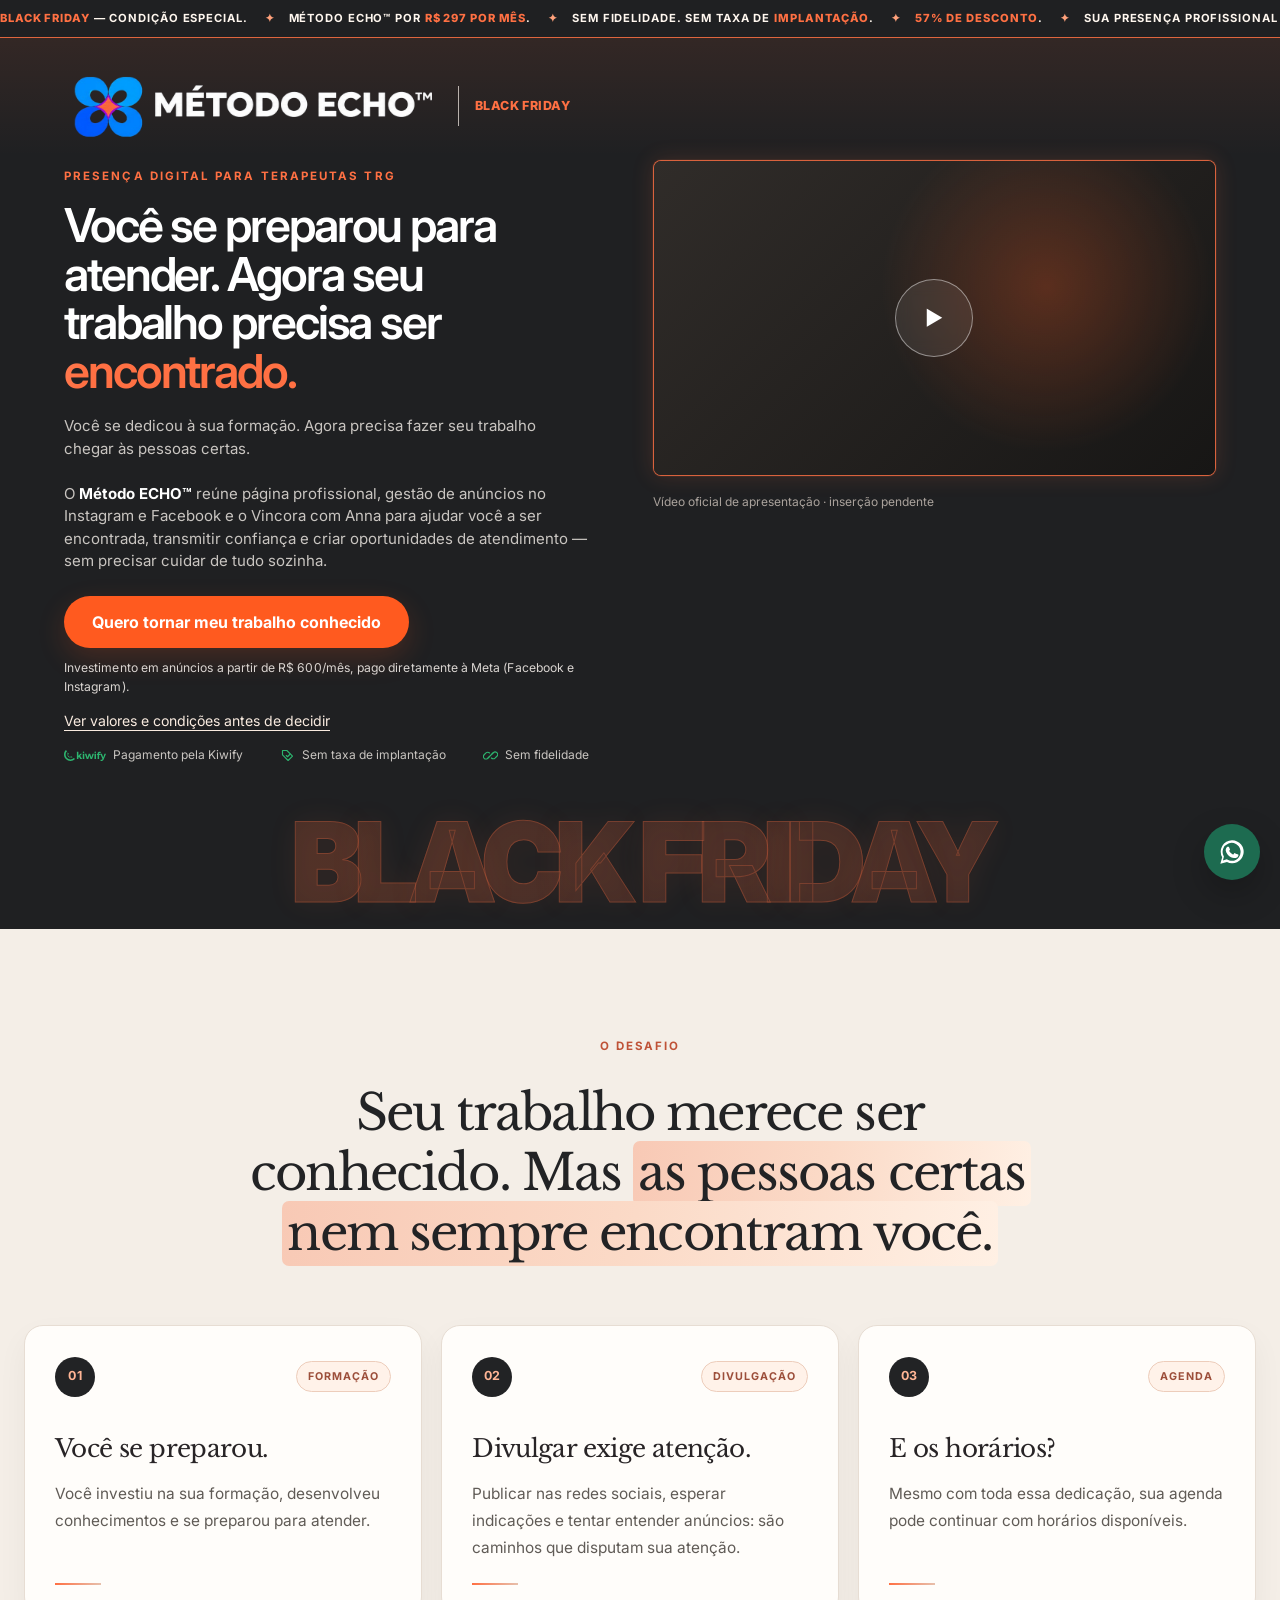
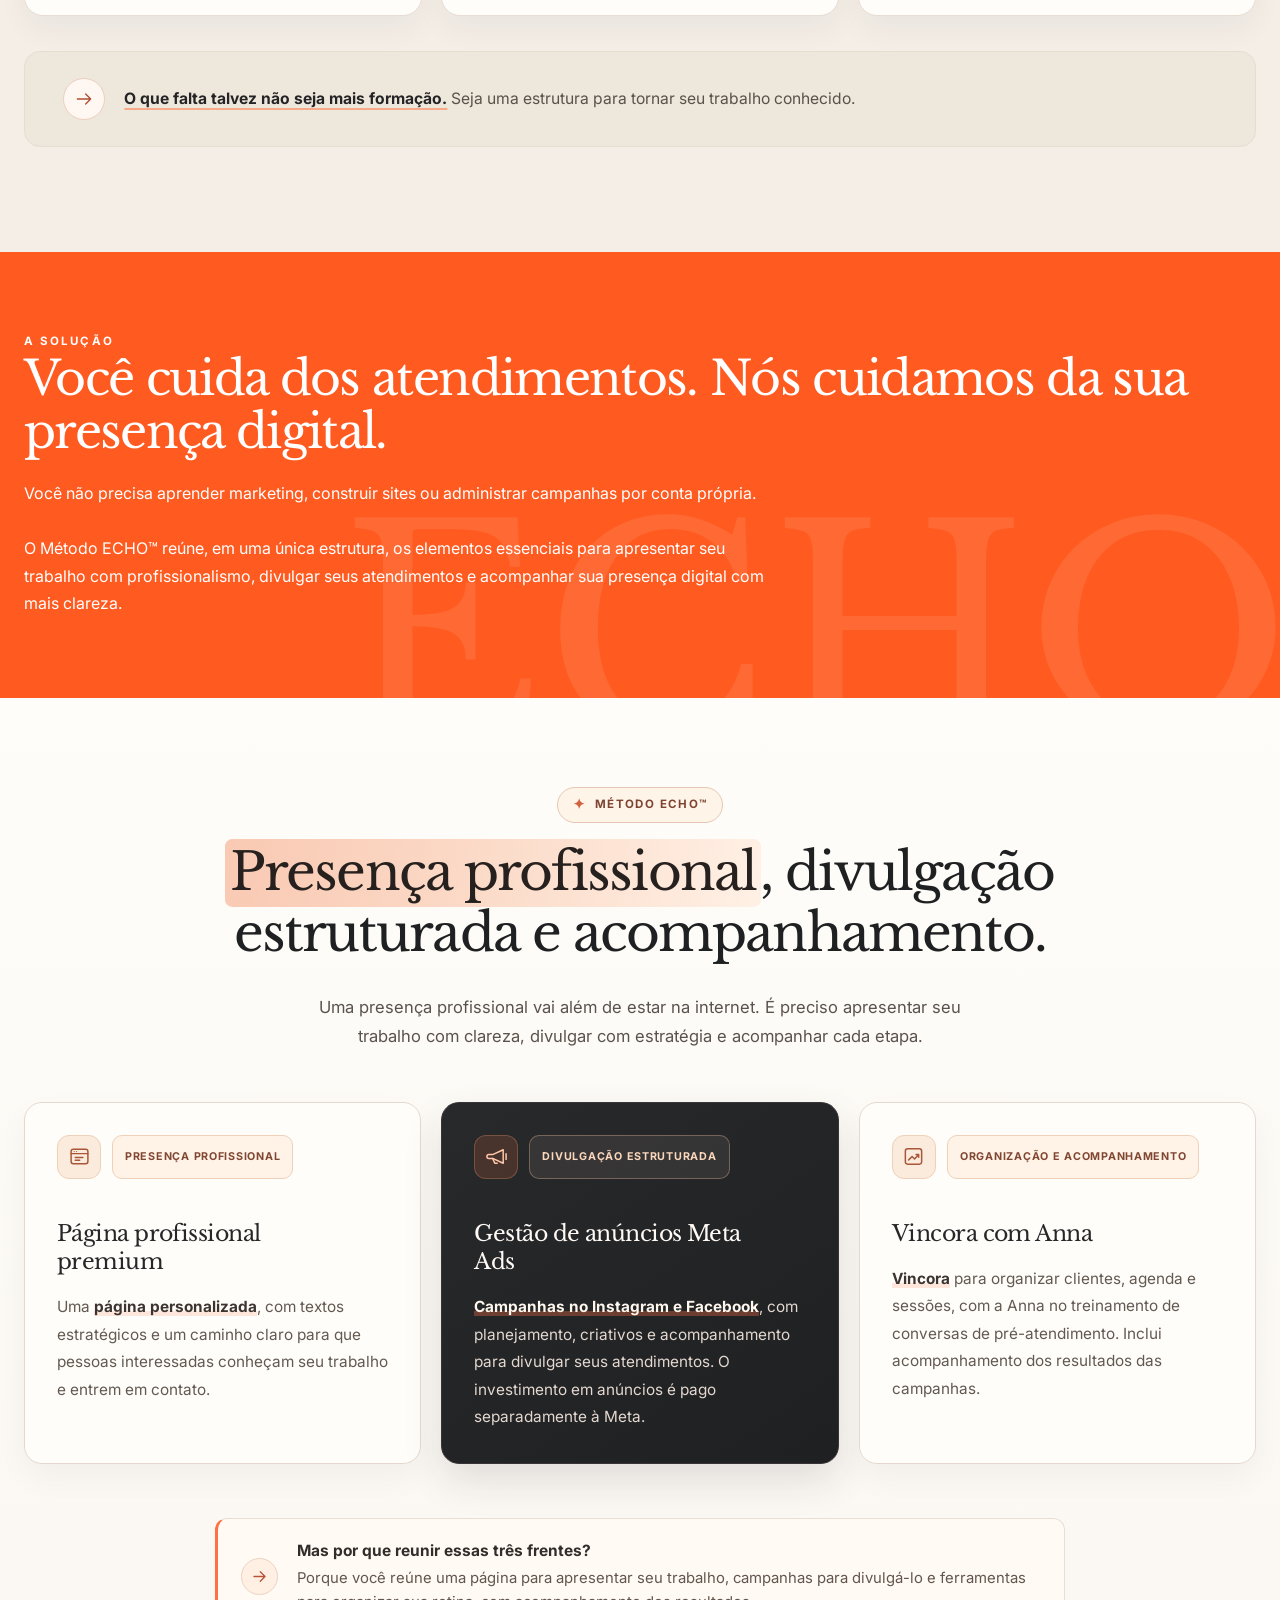
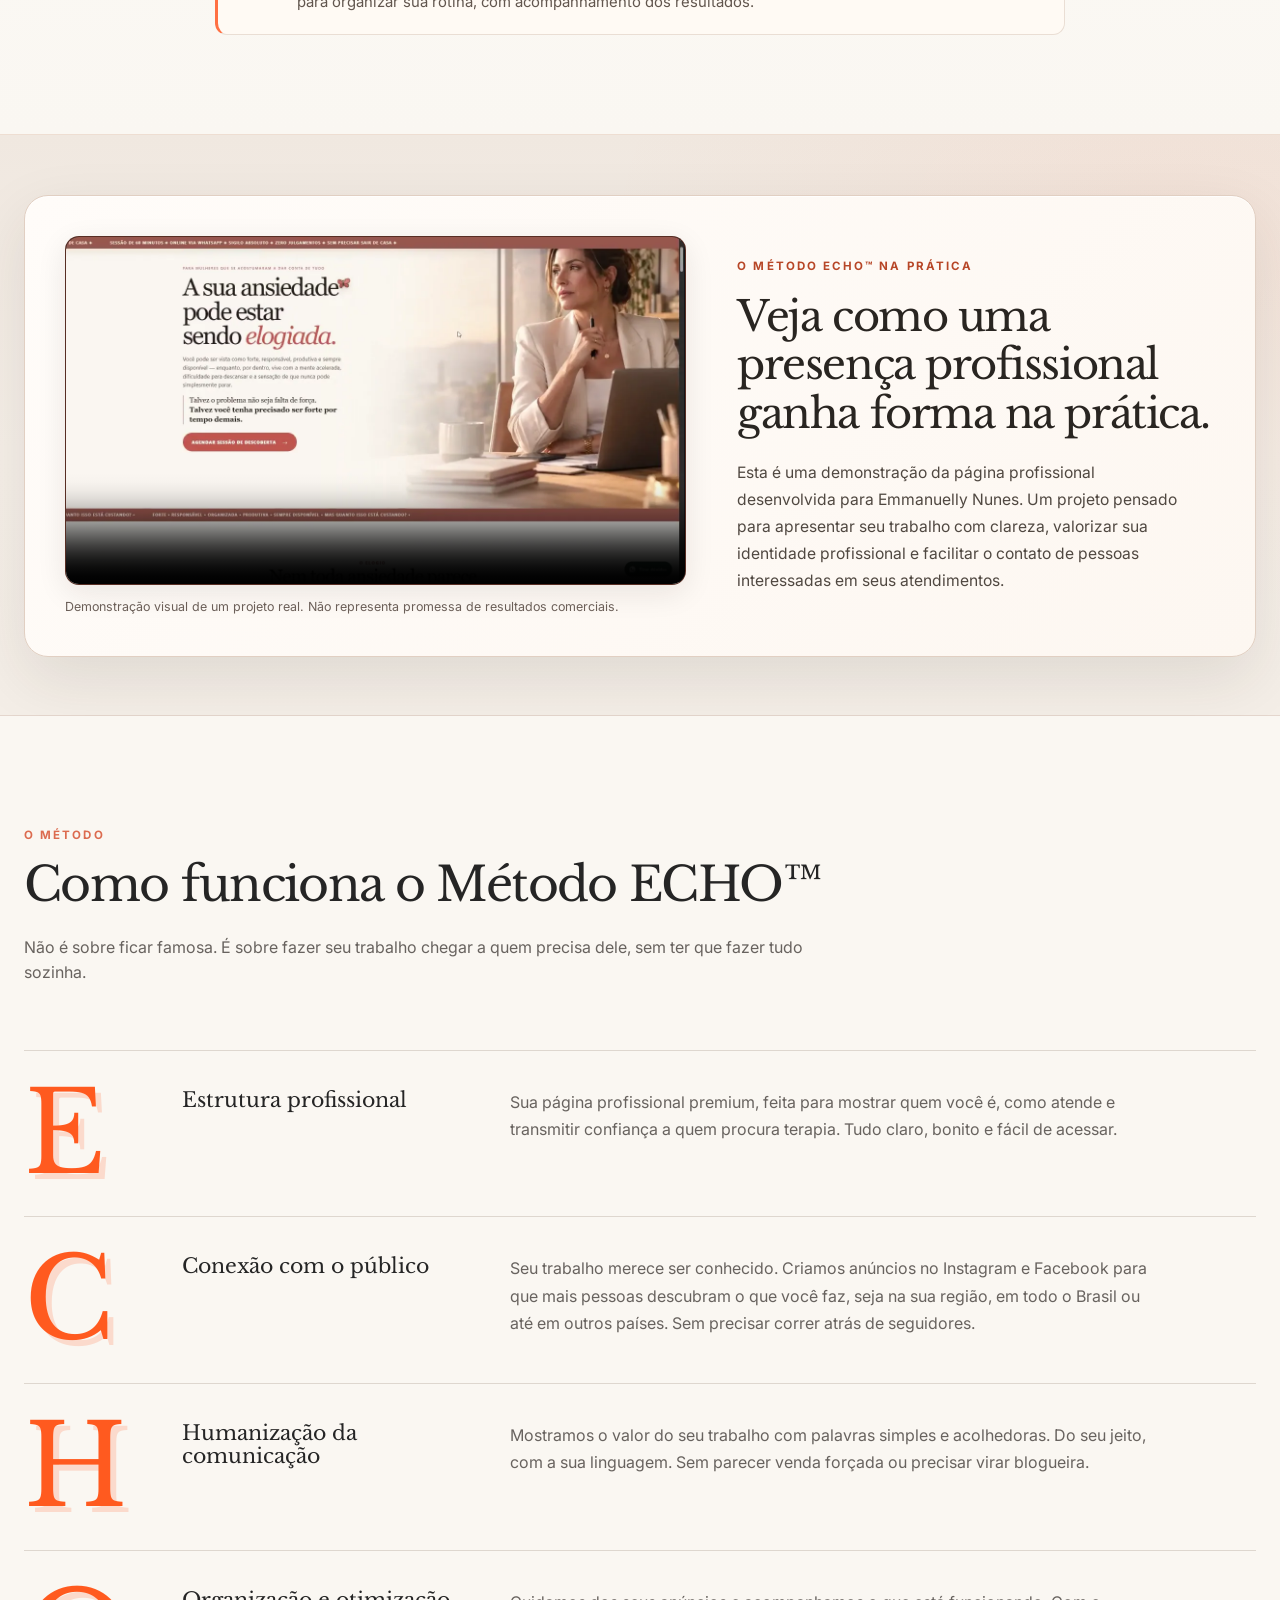
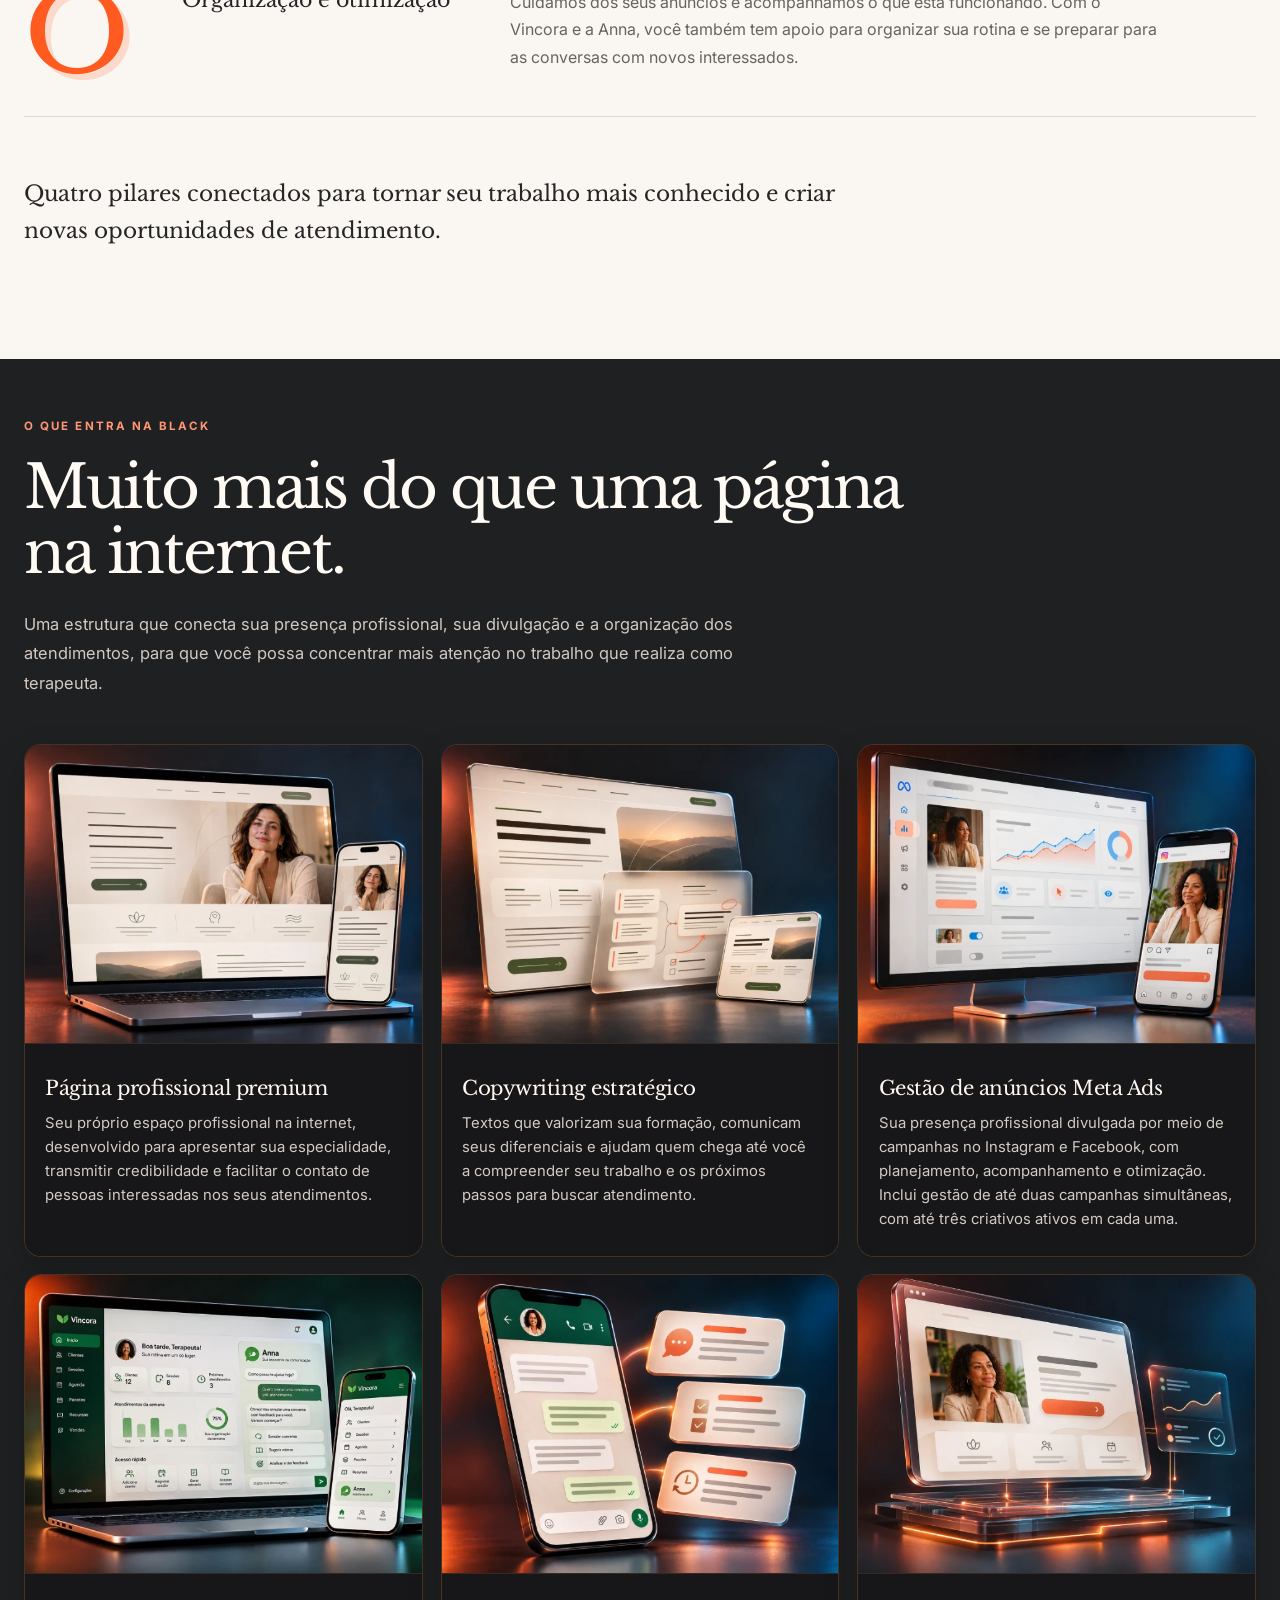
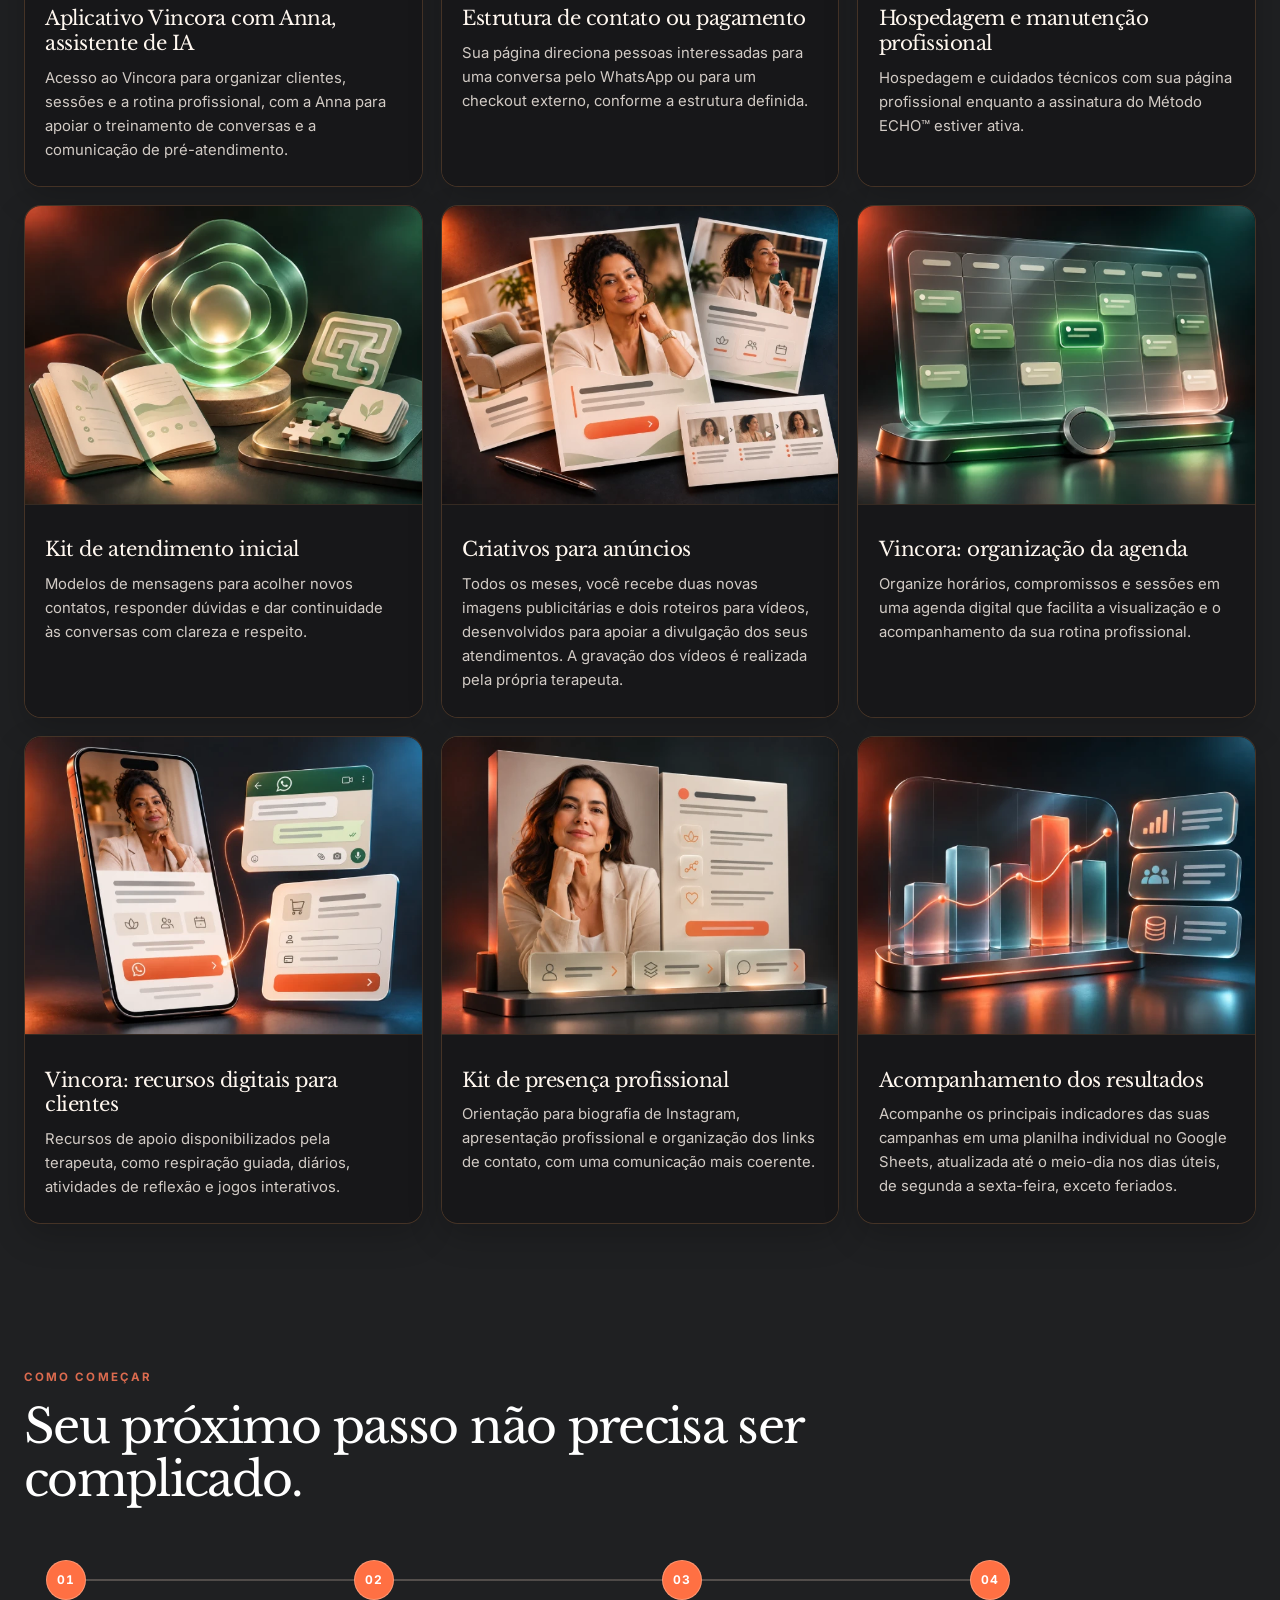
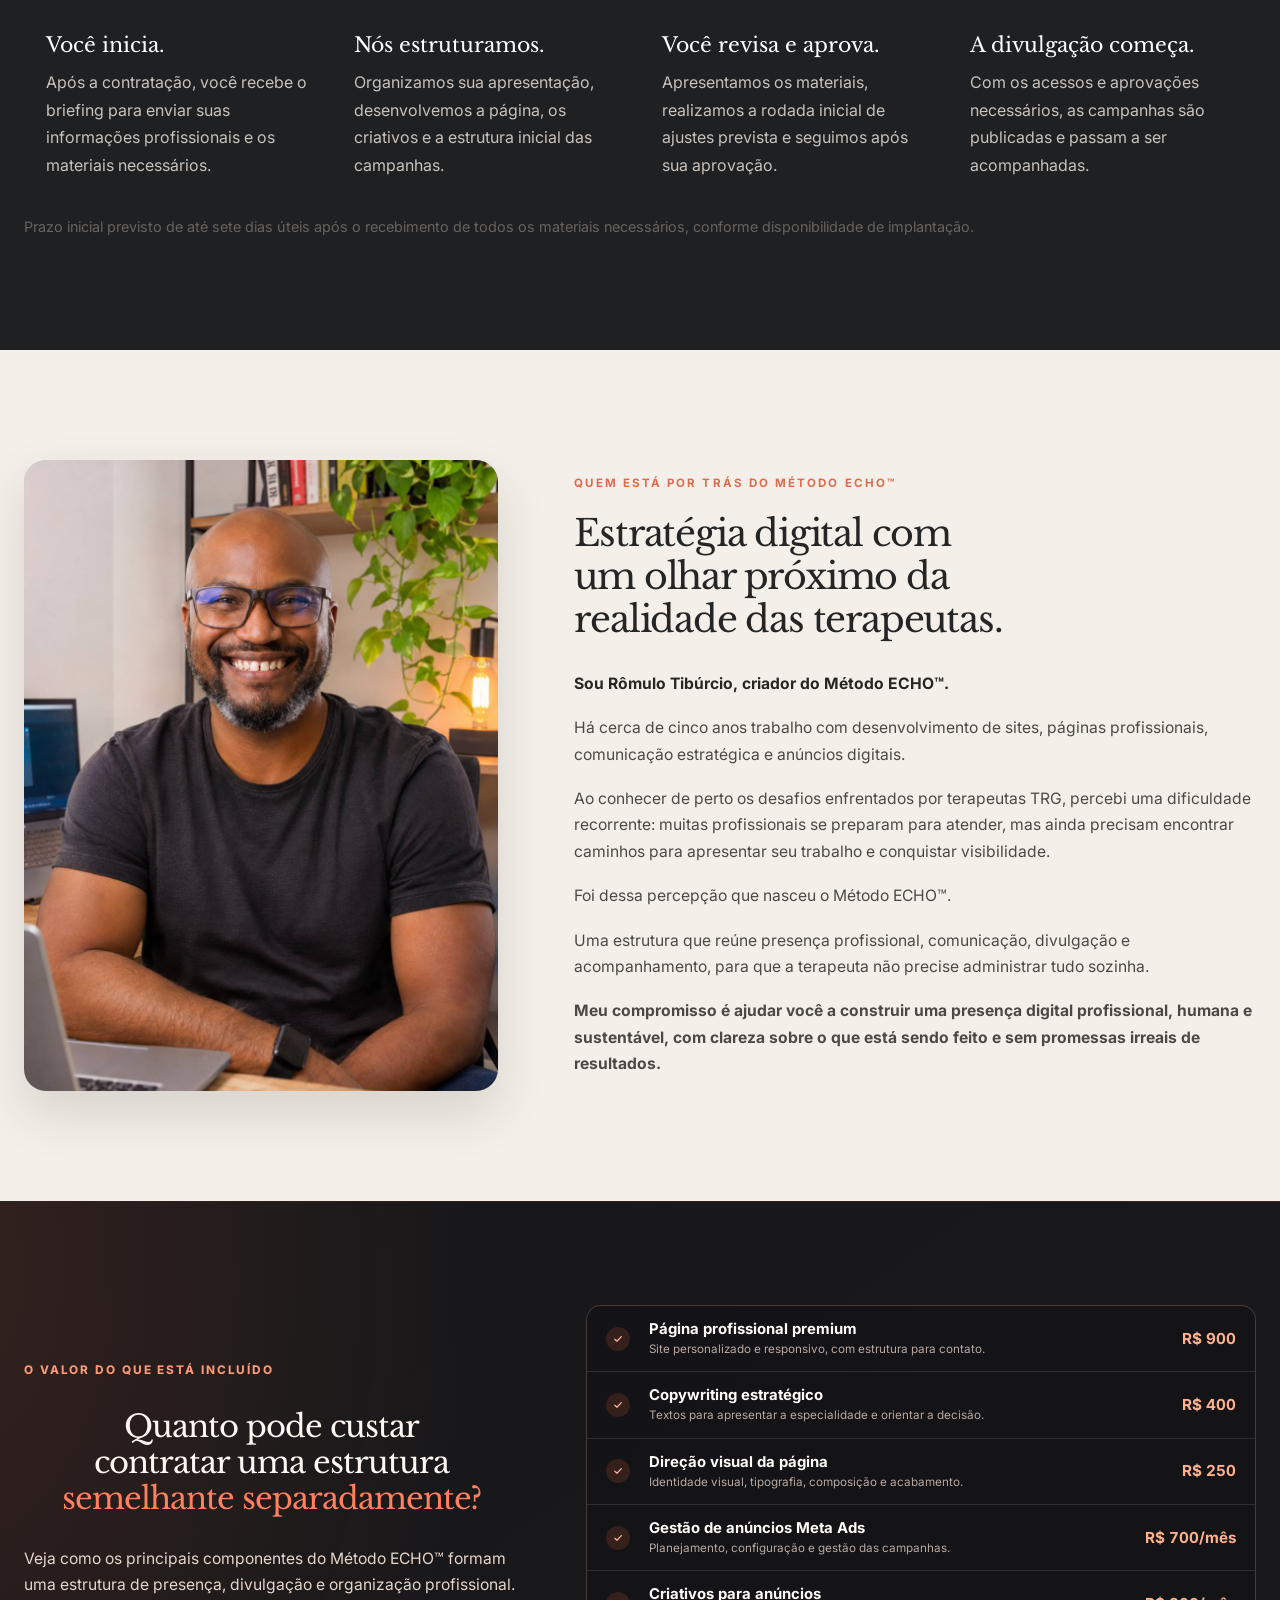
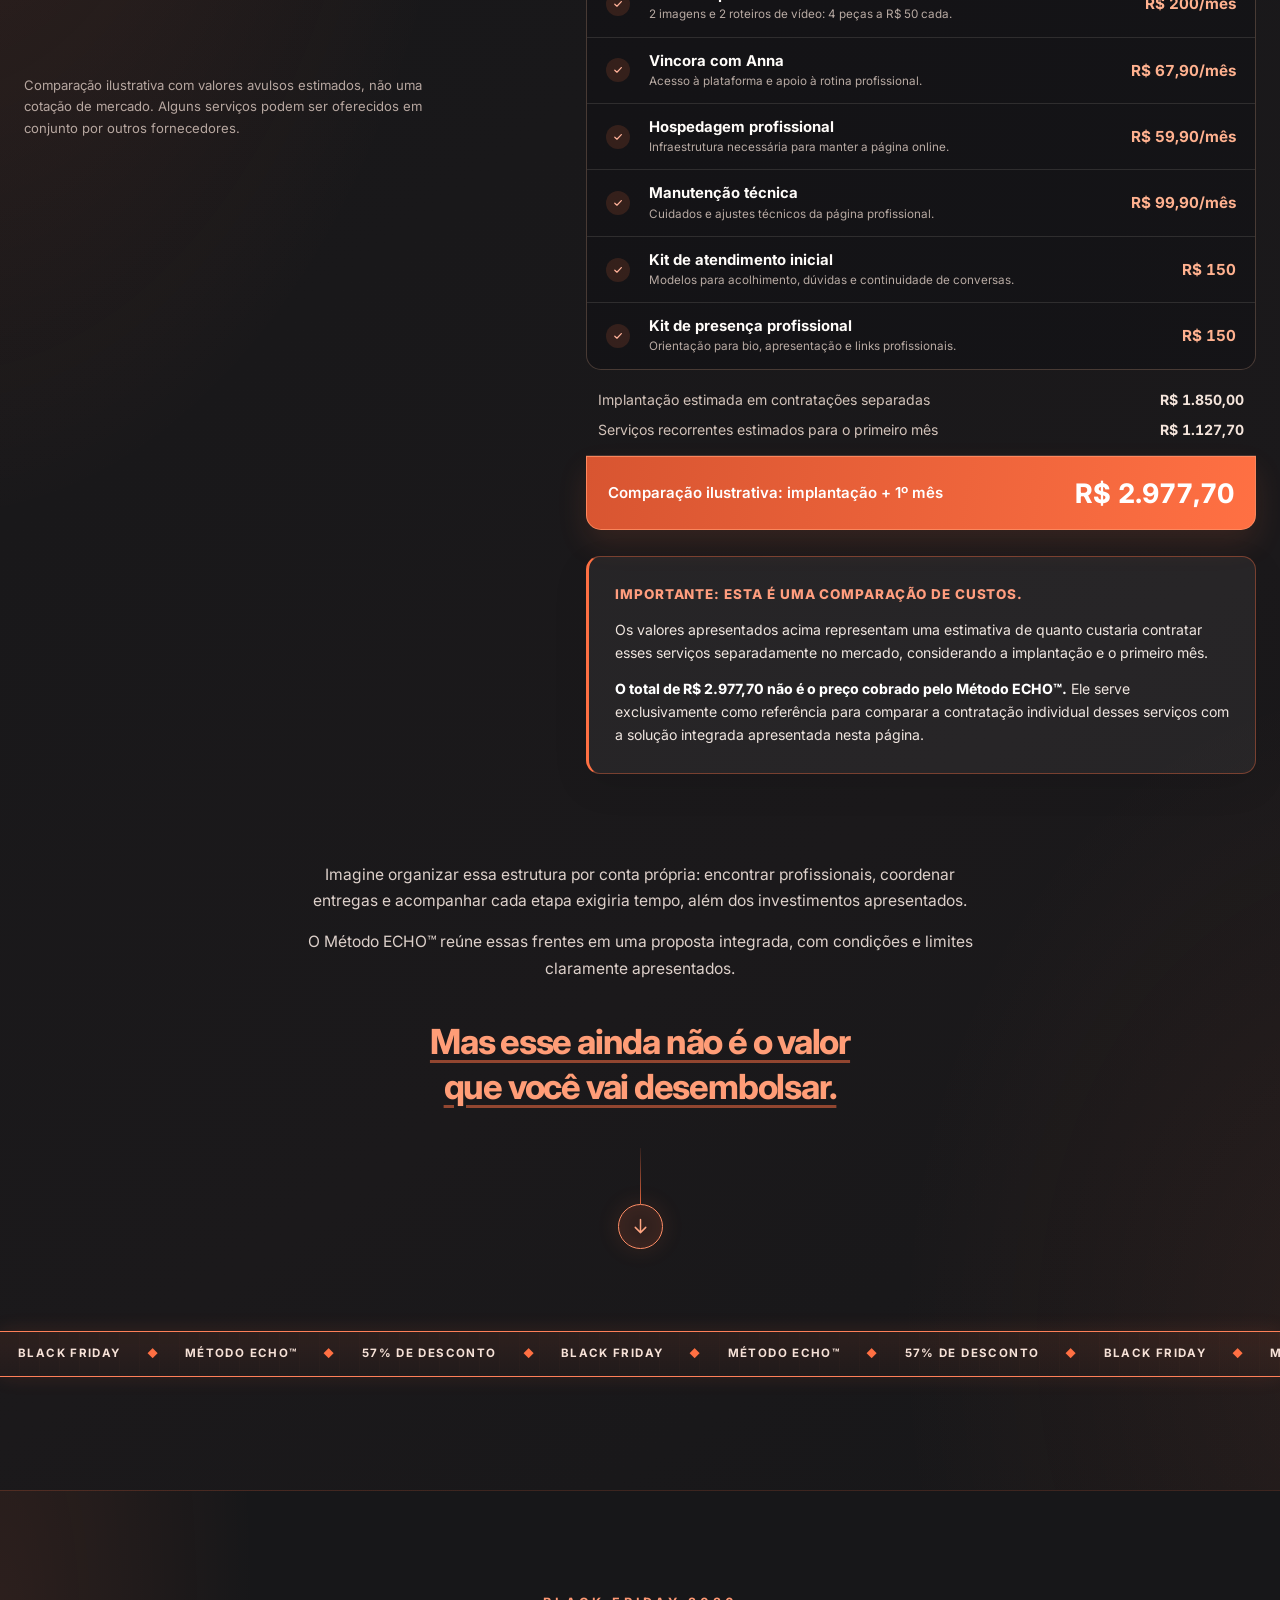
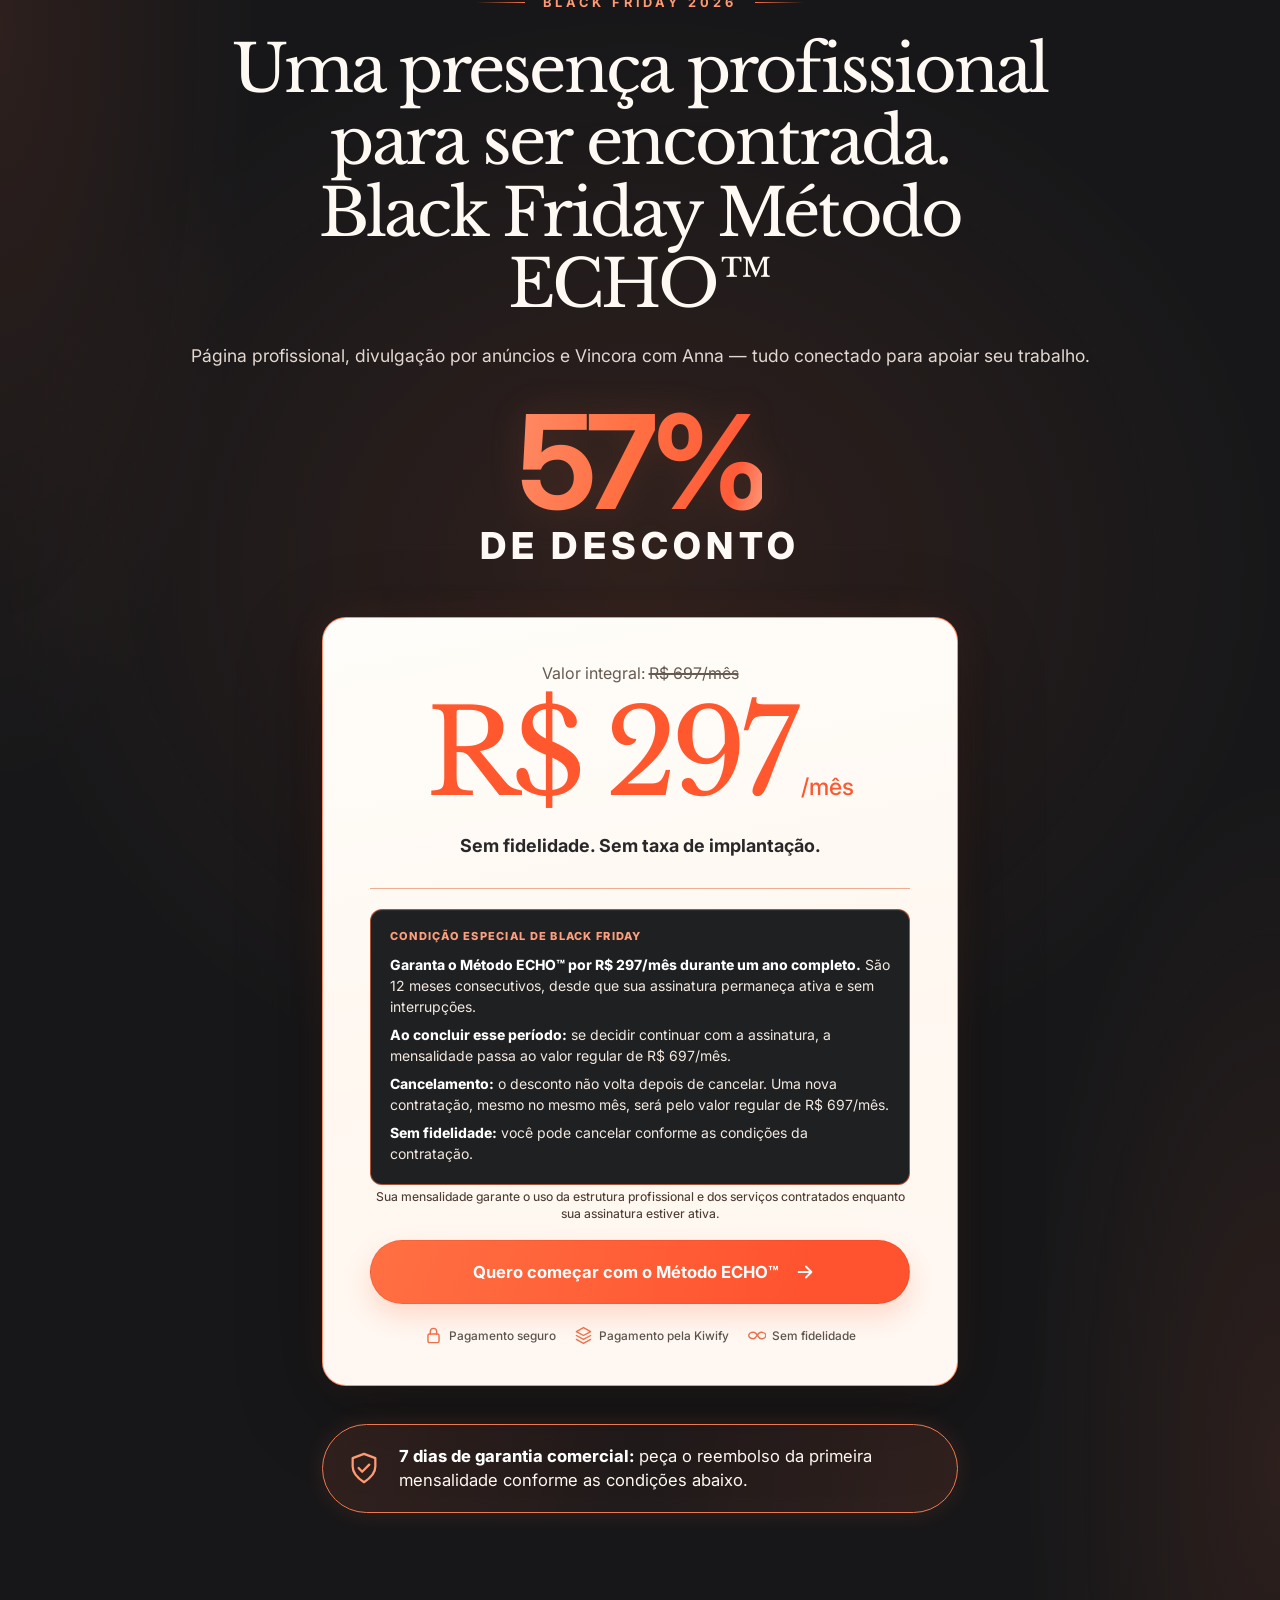
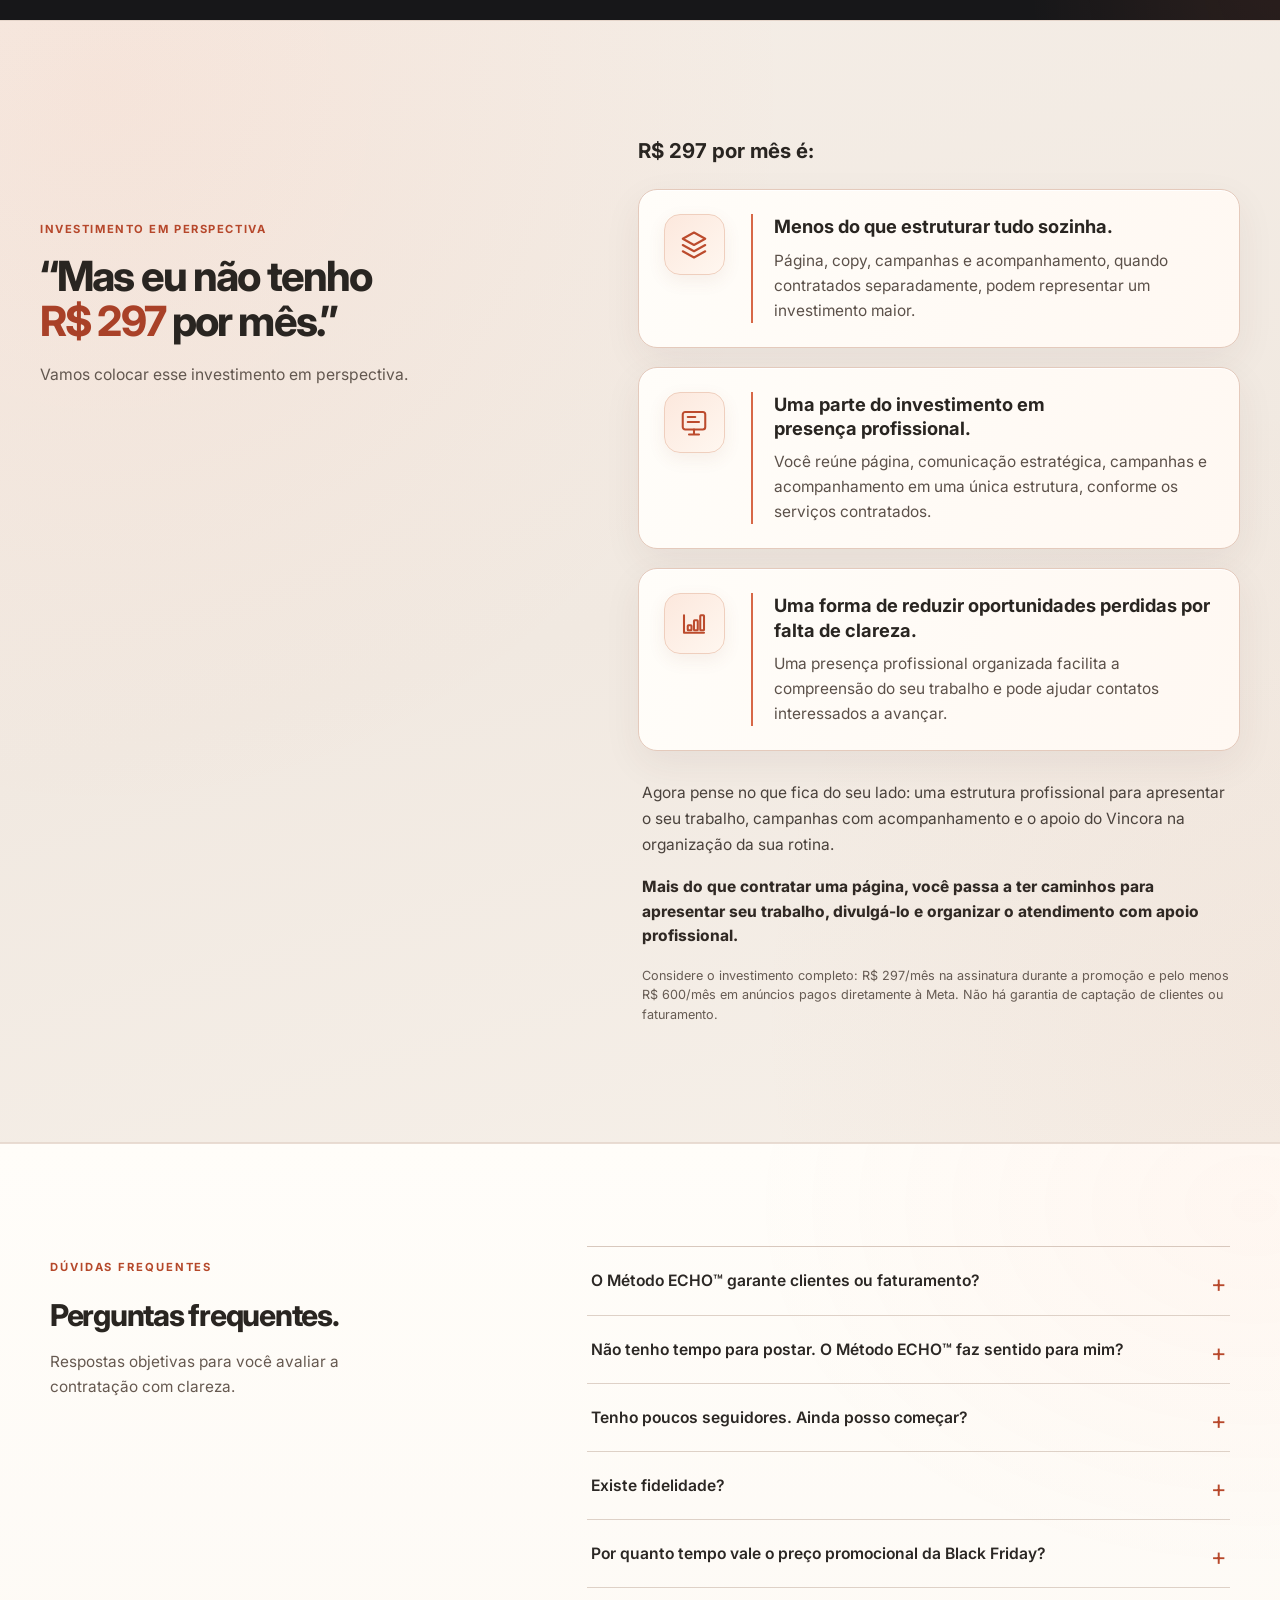
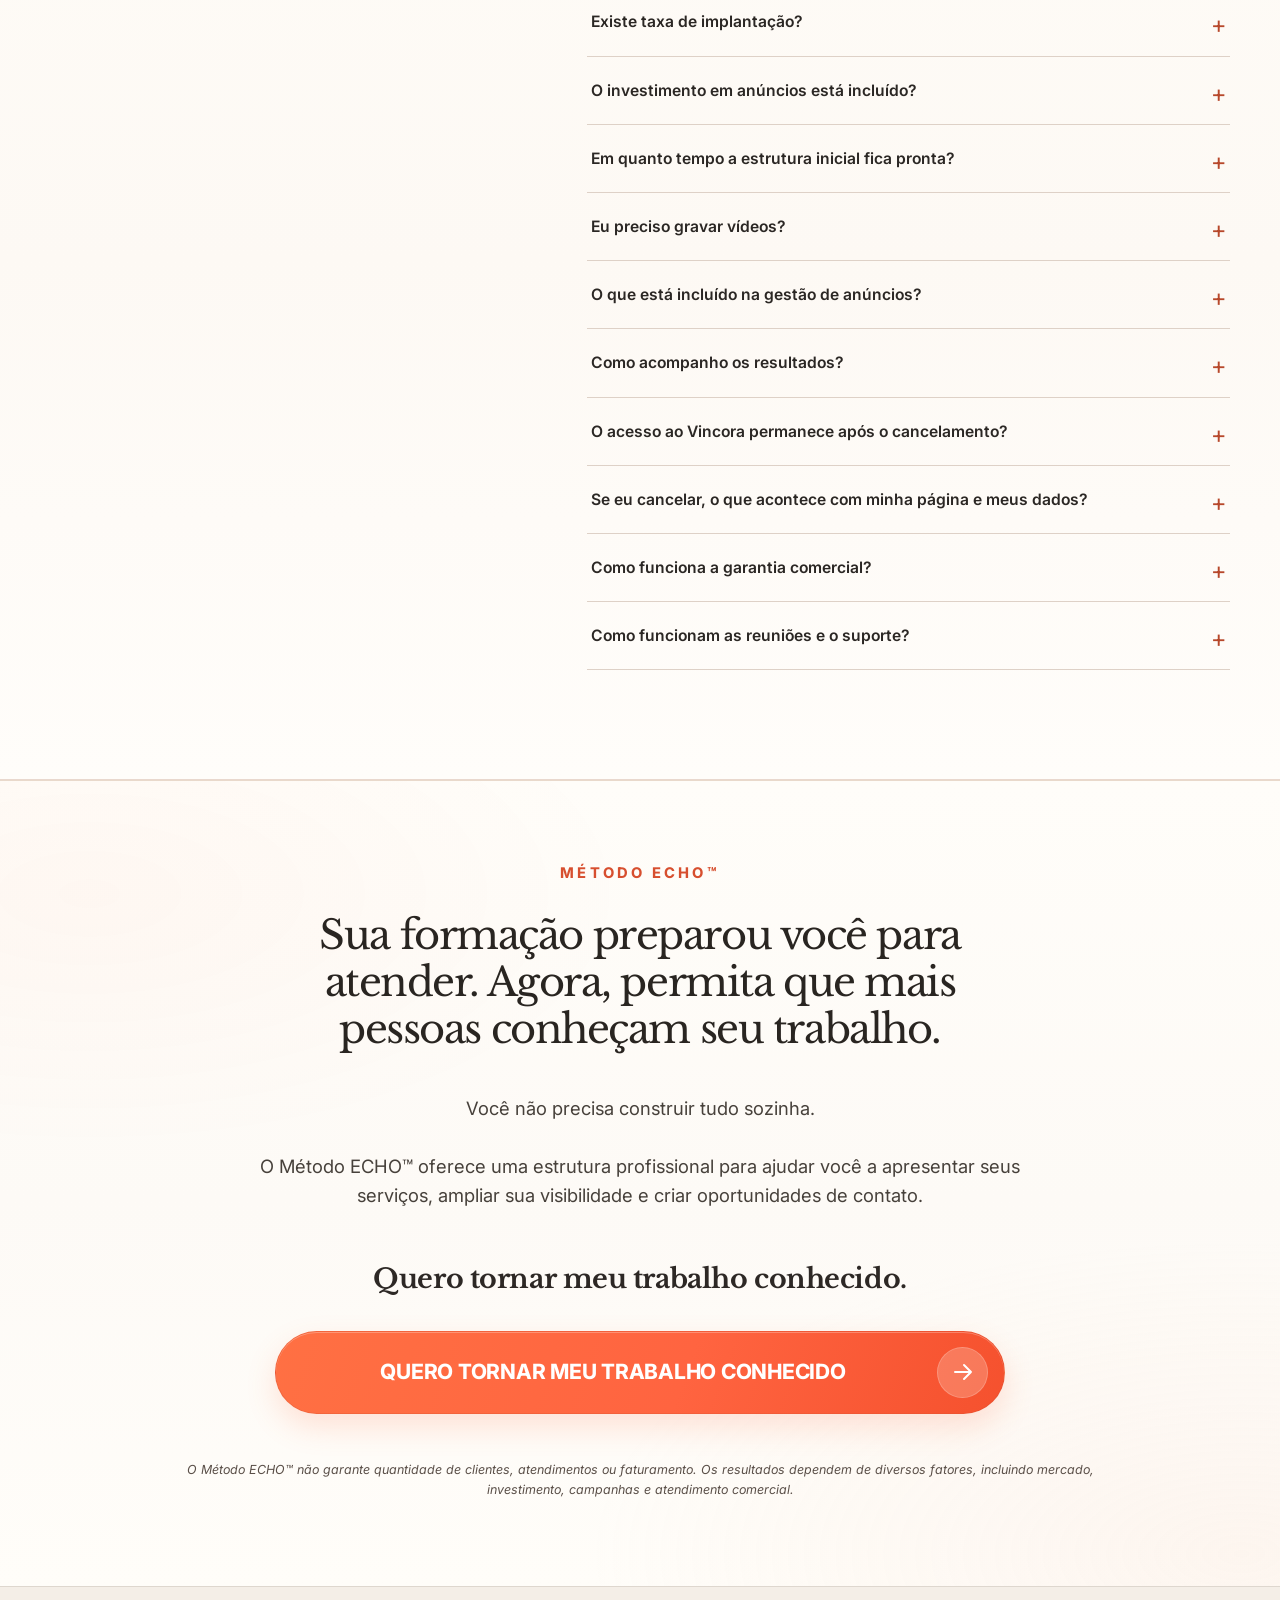
<file: index.html>
<!doctype html>
<html lang="pt-BR">
  <head>
    <meta charset="utf-8" />
    <meta name="viewport" content="width=device-width,initial-scale=1" />
    <title>Método ECHO™ — Presença digital para terapeutas TRG</title>
    <meta
      name="description"
      content="Método ECHO™ — estrutura profissional para terapeutas TRG"
    />
    <link rel="preconnect" href="https://fonts.googleapis.com" />
    <link rel="preconnect" href="https://fonts.gstatic.com" crossorigin />
    <link
      href="https://fonts.googleapis.com/css2?family=Inter:wght@400;500;600;700&family=Libre+Baskerville:ital,wght@0,400;0,700;1,400&display=swap"
      rel="stylesheet"
    />
    <style>
      :root {
        --coral: #ff5a1f;
        --coral2: #dc6b4f;
        --coral-hero: #ff7043;
        --cream: #faf7f2;
        --paper: #fffdf9;
        --ink: #252525;
        --muted: #68635f;
        --line: #ded7cf;
        --serif: "Libre Baskerville", serif;
        --sans: Inter, sans-serif;
      }
      * {
        box-sizing: border-box;
      }
      html {
        scroll-behavior: smooth;
      }
      body {
        margin: 0;
        background: var(--cream);
        color: var(--ink);
        font-family: var(--sans);
        line-height: 1.72;
      }
      img {
        max-width: 100%;
        display: block;
      }
      a {
        color: inherit;
      }
      .shell {
        width: min(1180px, calc(100% - 40px));
        margin: auto;
      }
      .eyebrow {
        font-size: 0.72rem;
        letter-spacing: 0.18em;
        text-transform: uppercase;
        font-weight: 700;
        color: var(--coral2);
      }
      h1,
      h2,
      h3 {
        font-family: var(--serif);
        font-weight: 400;
        line-height: 1.12;
        margin: 0;
      }
      h1 {
        font-size: clamp(2.55rem, 5vw, 5.35rem);
        letter-spacing: -0.045em;
        max-width: 800px;
      }
      h2 {
        font-size: clamp(2rem, 3.7vw, 4rem);
        letter-spacing: -0.035em;
      }
      h3 {
        font-size: clamp(1.18rem, 1.6vw, 1.45rem);
      }
      p {
        margin: 0;
        color: var(--muted);
      }
      .btn {
        display: inline-flex;
        align-items: center;
        justify-content: center;
        min-height: 56px;
        padding: 0 28px;
        border-radius: 999px;
        background: var(--coral);
        color: #fff;
        text-decoration: none;
        font-weight: 700;
        box-shadow: 0 10px 28px rgba(255, 90, 31, 0.18);
        transition: 0.2s;
      }
      .btn:hover {
        transform: translateY(-2px);
        box-shadow: 0 14px 34px rgba(255, 90, 31, 0.25);
      }
      .hero {
        min-height: 100svh;
        display: grid;
        grid-template-columns: minmax(0, 1.05fr) minmax(360px, 0.95fr);
        position: relative;
        overflow: hidden;
        border-bottom: 1px solid var(--line);
      }
      .hero-copy {
        padding: 54px max(28px, 6vw) 70px;
        display: flex;
        flex-direction: column;
        justify-content: center;
      }
      .brand {
        display: flex;
        align-items: center;
        gap: 12px;
        margin-bottom: auto;
        font-weight: 700;
        letter-spacing: 0.08em;
      }
      .brand-mark {
        width: 38px;
        height: 38px;
        border: 1px solid var(--coral2);
        border-radius: 50%;
        display: grid;
        place-items: center;
        color: var(--coral);
      }
      .hero .eyebrow {
        margin: 72px 0 22px;
      }
      .hero h1 em {
        color: var(--coral);
        font-weight: 400;
      }
      .hero .lead {
        font-size: clamp(1rem, 1.4vw, 1.18rem);
        max-width: 690px;
        margin: 28px 0 30px;
      }
      .hero .lead strong {
        color: var(--ink);
      }
      .hero-media {
        position: relative;
        min-height: 620px;
      }
      .hero-media img {
        width: 100%;
        height: 100%;
        object-fit: cover;
        object-position: 66% center;
      }
      .hero-media:before {
        content: "";
        position: absolute;
        inset: 0;
        z-index: 1;
        background: linear-gradient(
          90deg,
          var(--cream),
          rgba(250, 247, 242, 0.18) 28%,
          transparent 48%
        );
      }
      .hero-note {
        margin-top: auto;
        font-size: 0.74rem;
        color: var(--muted);
      }
      section {
        padding: 110px 0;
      }
      .video-wrap {
        display: grid;
        grid-template-columns: 0.75fr 1.25fr;
        gap: 70px;
        align-items: center;
      }
      .video-copy h2 {
        margin: 12px 0 24px;
      }
      .video-frame {
        aspect-ratio: 16/9;
        background: #2b2927;
        border-radius: 24px;
        display: grid;
        place-items: center;
        position: relative;
        overflow: hidden;
        box-shadow: 0 24px 60px rgba(37, 37, 37, 0.14);
      }
      .video-frame:before {
        content: "";
        position: absolute;
        inset: 0;
        background:
          radial-gradient(
            circle at 70% 40%,
            rgba(255, 90, 31, 0.26),
            transparent 38%
          ),
          linear-gradient(135deg, #302c29, #171615);
      }
      .play {
        position: relative;
        width: 78px;
        height: 78px;
        border: 1px solid rgba(255, 255, 255, 0.45);
        border-radius: 50%;
        display: grid;
        place-items: center;
        color: white;
        font-size: 1.25rem;
        background: rgba(255, 255, 255, 0.08);
        backdrop-filter: blur(8px);
      }
      .section-head {
        max-width: 850px;
      }
      .section-head h2 {
        margin: 12px 0 24px;
      }
      .problem {
        background: var(--paper);
      }
      .problem-grid {
        display: grid;
        grid-template-columns: 1.15fr 0.85fr;
        gap: 80px;
        align-items: end;
      }
      .quote {
        border-left: 2px solid var(--coral);
        padding: 12px 0 12px 28px;
        font-family: var(--serif);
        font-size: clamp(1.3rem, 2vw, 1.9rem);
        color: var(--ink);
      }
      .solution {
        padding: 80px 0;
        background: var(--ink);
        color: white;
      }
      .solution p {
        color: #d9d5d1;
        max-width: 760px;
        margin-top: 22px;
      }
      .echo {
        background: var(--cream);
      }
      .echo-list {
        margin-top: 64px;
        border-top: 1px solid var(--line);
      }
      .echo-row {
        display: grid;
        grid-template-columns: 120px 290px 1fr;
        gap: 38px;
        align-items: start;
        padding: 38px 0;
        border-bottom: 1px solid var(--line);
      }
      .echo-letter {
        font-family: var(--serif);
        font-size: 5.5rem;
        line-height: 0.8;
        color: var(--coral);
      }
      .echo-row p {
        max-width: 650px;
      }
      .echo-close {
        max-width: 850px;
        margin: 58px 0 0;
        font-family: var(--serif);
        font-size: 1.35rem;
        color: var(--ink);
      }
      .deliverables {
        background: var(--paper);
      }
      .deliver-grid {
        display: grid;
        grid-template-columns: repeat(3, 1fr);
        gap: 18px;
        margin-top: 54px;
      }
      .deliver {
        padding: 34px;
        background: var(--cream);
        border-radius: 18px;
        min-height: 250px;
      }
      .num {
        font-size: 0.72rem;
        letter-spacing: 0.14em;
        color: var(--coral);
        font-weight: 700;
      }
      .deliver h3 {
        margin: 32px 0 15px;
      }
      .steps {
        display: grid;
        grid-template-columns: repeat(3, 1fr);
        gap: 30px;
        margin-top: 54px;
      }
      .step {
        padding-top: 24px;
        border-top: 1px solid var(--line);
      }
      .step b {
        color: var(--coral);
        font-size: 0.75rem;
        letter-spacing: 0.12em;
      }
      .step h3 {
        margin: 18px 0 12px;
      }
      .timeline-note {
        margin-top: 36px;
        font-size: 0.9rem;
      }
      .offer {
        background: var(--ink);
        color: white;
      }
      .offer-grid {
        display: grid;
        grid-template-columns: 1fr 0.9fr;
        gap: 70px;
        align-items: center;
      }
      .offer p {
        color: #d6d0cb;
      }
      .offer-card {
        background: var(--paper);
        color: var(--ink);
        border-radius: 28px;
        padding: 48px;
      }
      .old {
        color: var(--muted);
        text-decoration: line-through;
      }
      .price {
        font-family: var(--serif);
        font-size: clamp(3.3rem, 5vw, 5.3rem);
        line-height: 1;
        color: var(--coral);
        margin: 10px 0 22px;
      }
      .offer-card p {
        color: var(--muted);
      }
      .offer-card .btn {
        width: 100%;
        margin-top: 30px;
      }
      .total {
        margin-top: 22px;
        padding-top: 22px;
        border-top: 1px solid var(--line);
        font-weight: 700;
      }
      .closing {
        text-align: center;
      }
      .closing h2 {
        max-width: 970px;
        margin: 0 auto 26px;
      }
      .closing p {
        max-width: 760px;
        margin: 0 auto 30px;
      }
      .notice {
        font-size: 0.76rem;
        margin-top: 26px !important;
      }
      .footer {
        padding: 28px 0;
        border-top: 1px solid var(--line);
        font-size: 0.78rem;
        color: var(--muted);
      }
      @media (max-width: 900px) {
        .hero {
          grid-template-columns: 1fr;
        }
        .hero-copy {
          padding: 26px 24px 54px;
          min-height: auto;
        }
        .brand {
          margin-bottom: 0;
        }
        .hero .eyebrow {
          margin: 64px 0 18px;
        }
        .hero h1 {
          font-size: clamp(2.45rem, 11vw, 4rem);
        }
        .hero-media {
          min-height: 420px;
          order: -1;
        }
        .hero-media:before {
          background: linear-gradient(0deg, var(--cream), transparent 35%);
        }
        .hero-note {
          margin-top: 28px;
        }
        .video-wrap,
        .problem-grid,
        .offer-grid {
          grid-template-columns: 1fr;
          gap: 38px;
        }
        .video-copy {
          order: -1;
        }
        .echo-row {
          grid-template-columns: 70px 1fr;
          gap: 20px;
        }
        .echo-row p {
          grid-column: 2;
        }
        .echo-letter {
          font-size: 4rem;
        }
        .deliver-grid {
          grid-template-columns: repeat(2, 1fr);
        }
        .steps {
          grid-template-columns: 1fr;
        }
        .offer-card {
          padding: 34px;
        }
        .shell {
          width: min(100% - 32px, 1180px);
        }
        section {
          padding: 78px 0;
        }
      }
      @media (max-width: 560px) {
        .hero.final {
          row-gap: 0;
        }
        .hero-media {
          min-height: 330px;
        }
        .deliver-grid {
          grid-template-columns: 1fr;
        }
        .deliver {
          min-height: 0;
        }
        .echo-row {
          grid-template-columns: 58px 1fr;
        }
        .echo-letter {
          font-size: 3.35rem;
        }
        .btn {
          width: 100%;
          padding: 0 18px;
        }
        .offer-card {
          padding: 28px 22px;
        }
        .video-frame {
          border-radius: 16px;
        }
      }
      /* Proposta B — Premium Contemporâneo */
      body {
        background: #f4eee7;
      }
      .shell {
        width: min(1240px, calc(100% - 48px));
      }
      .hero {
        background:
          radial-gradient(
            circle at 13% 6%,
            rgba(255, 107, 61, 0.08),
            transparent 28%
          ),
          #1f2022;
        color: #fff;
        border: 0;
        grid-template-columns: minmax(0, 0.9fr) minmax(420px, 1.1fr);
      }
      .hero-copy {
        position: relative;
        z-index: 2;
        background:
          radial-gradient(
            circle at 15% 15%,
            rgba(255, 90, 31, 0.15),
            transparent 28%
          ),
          #1f2022;
      }
      .hero .brand,
      .hero h1 {
        color: #fff;
      }
      .hero .lead,
      .hero .hero-note {
        color: #c9c5c1;
      }
      .hero .brand-mark {
        background: var(--coral);
        border-color: var(--coral);
        color: #fff;
      }
      .hero-media:before {
        background: linear-gradient(
          90deg,
          #1f2022 0%,
          rgba(31, 32, 34, 0.85) 7%,
          transparent 32%
        );
      }
      .hero-media:after {
        content: "";
        position: absolute;
        inset: auto 0 0;
        height: 32%;
        background: linear-gradient(transparent, #1f2022);
      }
      .video-frame {
        border-radius: 8px;
        box-shadow: 14px 14px 0 var(--coral2);
      }
      .problem {
        background: #f4eee7;
      }
      .problem-grid {
        align-items: center;
      }
      .quote {
        border: 0;
        padding: 42px;
        border-radius: 28px;
        background: var(--paper);
        box-shadow: 0 20px 70px rgba(37, 37, 37, 0.08);
      }
      .solution {
        background: var(--coral);
        position: relative;
        overflow: hidden;
      }
      .solution:after {
        content: "ECHO";
        position: absolute;
        right: -0.04em;
        bottom: -0.28em;
        font: 400 clamp(8rem, 22vw, 22rem)/1 var(--serif);
        color: rgba(255, 255, 255, 0.09);
      }
      .solution .eyebrow {
        color: #fff;
      }
      .solution p {
        color: #fff;
      }
      .echo {
        background: #202124;
        color: #fff;
      }
      .echo .section-head h2,
      .echo .echo-close {
        color: #fff;
      }
      .echo-list,
      .echo-row {
        border-color: rgba(255, 255, 255, 0.14);
      }
      .echo-row p {
        color: #c9c5c1;
      }
      .echo-letter {
        font-size: 7rem;
        text-shadow: 6px 6px 0 rgba(255, 90, 31, 0.18);
      }
      .deliverables {
        background: #f4eee7;
      }
      .deliver-grid {
        gap: 14px;
      }
      .deliver {
        background: var(--paper);
        border-radius: 10px;
        border-top: 3px solid transparent;
        transition: 0.2s;
      }
      .deliver:hover {
        transform: translateY(-5px);
        border-color: var(--coral);
      }
      .steps {
        gap: 14px;
      }
      .step {
        padding: 30px;
        border: 1px solid var(--line);
        border-radius: 12px;
        background: rgba(255, 255, 255, 0.42);
      }
      .offer {
        background: #171719;
      }
      .offer-card {
        border-radius: 12px;
        box-shadow: 16px 16px 0 var(--coral);
      }
      .closing {
        background: var(--paper);
      }
      @media (max-width: 900px) {
        .hero {
          grid-template-columns: 1fr;
        }
        .hero-media {
          order: 0;
        }
        .hero-copy {
          order: 1;
        }
        .hero-media:before {
          background: linear-gradient(0deg, #1f2022, transparent 42%);
        }
        .echo-letter {
          font-size: 4.25rem;
        }
        .shell {
          width: min(100% - 32px, 1240px);
        }
      }
      @media (max-width: 560px) {
        .video-frame {
          box-shadow: 8px 8px 0 var(--coral2);
        }
        .quote {
          padding: 28px 24px;
        }
        .offer-card {
          box-shadow: 8px 8px 0 var(--coral);
        }
      }
      /* Finalização premium controlada */
      body {
        padding-top: 38px;
        overflow-x: hidden;
      }
      .top-strip {
        position: fixed;
        z-index: 100;
        inset: 0 0 auto;
        height: 38px;
        background: #1f2022;
        color: #fff7ef;
        overflow: hidden;
        border-bottom: 1px solid rgba(255, 112, 67, 0.58);
      }
      .strip-track {
        display: flex;
        width: max-content;
        animation: stripMove 26s linear infinite;
      }
      .strip-track span {
        height: 38px;
        display: flex;
        align-items: center;
        padding-right: 42px;
        font-size: 0.7rem;
        font-weight: 700;
        letter-spacing: 0.08em;
        text-transform: uppercase;
        white-space: nowrap;
      }
      .strip-track strong {
        color: var(--coral-hero);
        font-weight: 800;
      }
      .strip-track i {
        font-style: normal;
        color: var(--coral-hero);
        margin: 0 15px;
      }
      @keyframes stripMove {
        to {
          transform: translateX(-50%);
        }
      }
      .hero.final {
        height: auto;
        min-height: calc(100vh - 38px);
        min-height: calc(100svh - 38px);
        padding: 0;
        overflow: visible;
        display: grid;
        grid-template-columns: minmax(0, 1.02fr) minmax(420px, 0.98fr);
        grid-template-rows: auto auto;
        align-items: start;
        background:
          linear-gradient(
            180deg,
            rgba(255, 112, 67, 0.09) 0,
            rgba(31, 32, 34, 0) 118px
          ),
          #1f2022;
      }
      .hero.final .hero-copy {
        padding: clamp(28px, 3.5vh, 32px) max(34px, 5vw) clamp(24px, 3.2vh, 32px);
        justify-content: flex-start;
        transform: none;
        background: transparent;
      }
      .brand-lockup {
        display: flex;
        align-items: center;
        flex-wrap: wrap;
        gap: 14px 20px;
        margin: 0 0 clamp(20px, 2.8vh, 28px);
      }
      .brand-lockup.logo-artwork {
        display: block;
        width: min(100%, 570px);
        overflow: visible;
      }
      .brand-signature {
        display: flex;
        align-items: center;
        width: 100%;
        min-width: 0;
        gap: clamp(10px, 1.25vw, 18px);
      }
      .hero-brand-core {
        display: block;
        width: min(72%, 430px);
        min-width: 0;
        height: auto;
        object-fit: contain;
        object-position: left center;
      }
      .brand-divider {
        width: 1px;
        height: clamp(28px, 3.4vw, 40px);
        flex: 0 0 1px;
        background: rgba(255, 247, 239, 0.68);
      }
      .brand-black-friday {
        display: inline-block;
        flex: 0 0 auto;
        white-space: nowrap;
        font-family: var(--sans);
        font-size: clamp(0.78rem, 0.92vw, 1rem);
        line-height: 1;
        font-weight: 800;
        letter-spacing: 0.035em;
        color: var(--coral-hero);
        background: linear-gradient(
          105deg,
          var(--coral-hero) 0%,
          var(--coral-hero) 39%,
          #ffe0d5 48%,
          #ff9c7d 55%,
          var(--coral-hero) 66%,
          var(--coral-hero) 100%
        );
        background-size: 260% 100%;
        background-position: 120% 0;
        -webkit-background-clip: text;
        background-clip: text;
        -webkit-text-fill-color: transparent;
        animation: blackFridaySheen 8.6s ease-in-out infinite;
      }
      @keyframes blackFridaySheen {
        0%,
        47% {
          background-position: 120% 0;
        }
        68%,
        100% {
          background-position: -120% 0;
        }
      }
      .mobile-brand-lockup {
        display: none;
      }
      .hero.final .brand {
        margin: 0;
      }
      .brand-symbol {
        width: 42px;
        height: 40px;
        object-fit: contain;
        flex: 0 0 auto;
      }
      .hero.final .brand span {
        color: #fff7ef;
      }
      .black-friday-tag {
        color: var(--coral-hero);
        padding-left: 20px;
        border-left: 1px solid rgba(255, 255, 255, 0.2);
        font-size: 0.72rem;
        font-weight: 800;
        letter-spacing: 0.16em;
        line-height: 1;
      }
      .hero.final .eyebrow {
        margin: 0 0 14px;
        color: var(--coral-hero);
      }
      .hero.final h1 em {
        color: var(--coral-hero);
      }
      .hero.final h1 {
        font-size: clamp(2.75rem, 3.65vw, 4.7rem);
        line-height: 1.04;
        max-width: 780px;
        font-family: var(--sans);
        font-weight: 600;
        letter-spacing: -0.045em;
      }
      .hero.final h1 em {
        display: inline-block;
        font-family: inherit;
        font-style: normal;
        font-weight: inherit;
        color: var(--coral-hero);
        background: linear-gradient(
          105deg,
          var(--coral-hero) 0%,
          var(--coral-hero) 36%,
          #ffe2d7 49%,
          #ff9a78 56%,
          var(--coral-hero) 70%,
          var(--coral-hero) 100%
        );
        background-size: 240% 100%;
        background-position: 115% 0;
        -webkit-background-clip: text;
        background-clip: text;
        -webkit-text-fill-color: transparent;
        animation: echoShimmer 7.8s ease-in-out infinite;
      }
      @keyframes echoShimmer {
        0%,
        42% {
          background-position: 115% 0;
        }
        75%,
        100% {
          background-position: -115% 0;
        }
      }
      .hero.final .lead {
        margin: clamp(16px, 2.2vh, 22px) 0 0;
        font-size: clamp(0.94rem, 1.06vw, 1.08rem);
        line-height: 1.5;
        max-width: 650px;
      }
      .hero.final .lead strong {
        color: #fff;
      }
      .hero-video {
        padding: clamp(112px, 13.5vh, 132px) max(34px, 5vw) clamp(28px, 4vh, 44px)
          0;
        display: flex;
        flex-direction: column;
        justify-content: flex-start;
        transform: none;
      }
      .hero-video .video-frame {
        width: 100%;
        border: 1px solid rgba(255, 112, 67, 0.82);
        box-shadow:
          0 0 0 1px rgba(255, 112, 67, 0.08),
          0 0 22px rgba(255, 112, 67, 0.16);
      }
      .video-caption {
        font-size: 0.75rem;
        color: #aaa29c;
        margin: 16px 0 0;
      }
      .hero-black-friday-monument {
        grid-column: 1 / -1;
        box-sizing: border-box;
        width: 100%;
        min-width: 0;
        display: flex;
        align-items: center;
        justify-content: center;
        overflow: hidden;
        margin: 0;
        padding: clamp(18px, 2.6vh, 28px) 2vw clamp(12px, 1.8vh, 20px);
        font-family: var(--sans);
        font-size: min(14.4vw, 17rem);
        font-weight: 900;
        line-height: 1.05;
        letter-spacing: -0.075em;
        text-align: center;
        white-space: nowrap;
        -webkit-text-stroke: 1px rgba(255, 112, 67, 0.25);
        background: linear-gradient(
          100deg,
          rgba(255, 112, 67, 0.16) 0%,
          rgba(255, 112, 67, 0.2) 39%,
          #ff7043 47%,
          #ffd6ca 51%,
          #ff8c68 56%,
          rgba(255, 112, 67, 0.2) 67%,
          rgba(255, 112, 67, 0.16) 100%
        );
        background-size: 240% 100%;
        background-position: 120% 0;
        -webkit-background-clip: text;
        background-clip: text;
        -webkit-text-fill-color: transparent;
        text-shadow: 0 0 30px rgba(255, 112, 67, 0.08);
        animation: monumentBlackFridaySheen 9.5s ease-in-out infinite;
        user-select: none;
        pointer-events: none;
      }
      @keyframes monumentBlackFridaySheen {
        0%,
        42% {
          background-position: 120% 0;
        }
        72%,
        100% {
          background-position: -120% 0;
        }
      }
      .hero-actions {
        margin-top: clamp(20px, 2.6vh, 26px);
        width: min(100%, 650px);
      }
      .hero-actions .btn {
        min-height: 52px;
      }
      .trust {
        display: flex;
        flex-wrap: wrap;
        align-items: center;
        justify-content: space-between;
        width: min(100%, 650px);
        gap: 12px 18px;
        margin-top: 14px;
        font-size: 0.75rem;
        color: var(--muted);
      }
      .hero .trust {
        color: #c9c5c1;
      }
      .hero .trust-item {
        display: inline-flex;
        align-items: center;
        gap: 7px;
        white-space: nowrap;
      }
      .hero .trust-item svg {
        width: 15px;
        height: 15px;
        flex: 0 0 auto;
        color: #2db56f;
        stroke-width: 1.8;
      }
      .hero .trust-item .kiwify-logo {
        width: 42px;
        height: 15px;
        object-fit: contain;
        flex: 0 0 auto;
      }
      .trust span:not(.trust-item):before {
        content: "✓";
        color: var(--coral);
        margin-right: 7px;
      }
      .solution strong {
        color: #fff;
      }
      .echo.final {
        background: var(--cream);
        color: var(--ink);
      }
      .echo.final .section-head h2,
      .echo.final .echo-close {
        color: var(--ink);
      }
      .echo.final .echo-list,
      .echo.final .echo-row {
        border-color: var(--line);
      }
      .echo.final .echo-row p {
        color: var(--muted);
      }
      .deliver-grid.final {
        grid-template-columns: repeat(2, minmax(0, 1fr));
        gap: 22px;
      }
      .deliver.final-card {
        padding: 0;
        overflow: hidden;
        background: var(--paper);
        border: 1px solid rgba(37, 37, 37, 0.08);
        border-top: 0;
        min-height: 0;
      }
      .deliver-visual {
        height: 210px;
        background: #28282a;
        position: relative;
        overflow: hidden;
        padding: 24px;
      }
      .deliver-visual.light {
        background: #efe4d8;
      }
      .deliver-visual img {
        width: 100%;
        height: 100%;
        object-fit: cover;
        object-position: top;
        border-radius: 8px;
      }
      .device {
        height: 100%;
        border-radius: 10px;
        background: #fff;
        box-shadow: 0 18px 38px rgba(0, 0, 0, 0.16);
        padding: 15px;
      }
      .device-bar {
        height: 8px;
        border-radius: 6px;
        background: #e8e0d8;
        margin-bottom: 18px;
        width: 42%;
      }
      .device-line {
        height: 7px;
        background: #eee8e2;
        border-radius: 6px;
        margin: 9px 0;
      }
      .device-line.short {
        width: 64%;
      }
      .ad-stack {
        display: flex;
        gap: 14px;
        align-items: center;
        height: 100%;
      }
      .ad {
        flex: 1;
        height: 90%;
        border-radius: 12px;
        background: linear-gradient(145deg, #fffaf4, #dfc6b7);
        box-shadow: 0 14px 28px rgba(0, 0, 0, 0.16);
        padding: 18px;
      }
      .ad:nth-child(2) {
        transform: translateY(10px);
        background: linear-gradient(145deg, #fff, #f2d0c4);
      }
      .script-paper {
        height: 100%;
        background: #fff;
        border-radius: 10px;
        padding: 22px;
        box-shadow: 0 18px 34px rgba(0, 0, 0, 0.12);
      }
      .sheet {
        height: 100%;
        border-radius: 10px;
        background:
          linear-gradient(#fff, #fff),
          repeating-linear-gradient(90deg, transparent 0 70px, #ddd 71px);
        padding: 22px;
      }
      .sheet-bars {
        display: flex;
        gap: 12px;
        align-items: end;
        height: 120px;
      }
      .sheet-bars i {
        display: block;
        flex: 1;
        background: var(--coral2);
        border-radius: 5px 5px 0 0;
      }
      .sheet-bars i:nth-child(1) {
        height: 45%;
      }
      .sheet-bars i:nth-child(2) {
        height: 72%;
      }
      .sheet-bars i:nth-child(3) {
        height: 54%;
      }
      .sheet-bars i:nth-child(4) {
        height: 88%;
      }
      .meet {
        height: 100%;
        display: grid;
        grid-template-columns: 1.2fr 0.8fr;
        gap: 12px;
      }
      .meet-main,
      .meet-side span {
        background: #d9c7b9;
        border-radius: 12px;
      }
      .meet-main {
        position: relative;
      }
      .meet-main:after {
        content: "●";
        position: absolute;
        left: 50%;
        top: 50%;
        transform: translate(-50%, -50%);
        font-size: 4rem;
        color: #fff;
      }
      .meet-side {
        display: grid;
        gap: 12px;
      }
      .deliver-body {
        padding: 30px 32px 34px;
      }
      .deliver-body h3 {
        margin: 14px 0 16px;
      }
      .deliver-body p + p {
        margin-top: 12px;
      }
      .planned {
        display: inline-block;
        margin-top: 10px;
        padding: 5px 9px;
        border-radius: 999px;
        background: #fff1e9;
        color: #aa3e19;
        font-size: 0.66rem;
        font-weight: 700;
        letter-spacing: 0.08em;
        text-transform: uppercase;
      }
      .process {
        background: #1f2022;
        color: #fff;
      }
      .process .section-head h2 {
        color: #fff;
      }
      .process .section-head p {
        color: #c8c2bd;
      }
      .process .steps {
        grid-template-columns: repeat(4, 1fr);
        gap: 0;
        position: relative;
      }
      .process .steps:before {
        content: "";
        position: absolute;
        top: 20px;
        left: 5%;
        right: 5%;
        height: 1px;
        background: rgba(255, 255, 255, 0.2);
      }
      .process .step {
        position: relative;
        background: transparent;
        border: 0;
        border-radius: 0;
        padding: 56px 22px 0;
      }
      .process .step b {
        position: absolute;
        top: 0;
        left: 22px;
        width: 40px;
        height: 40px;
        border-radius: 50%;
        background: var(--coral);
        color: #fff;
        display: grid;
        place-items: center;
        z-index: 1;
      }
      .process .step h3 {
        color: #fff;
      }
      .process .step p {
        color: #c8c2bd;
      }
      .bonus-grid {
        display: grid;
        grid-template-columns: repeat(2, 1fr);
        gap: 22px;
        margin-top: 48px;
      }
      .bonus-card {
        border: 1px solid var(--line);
        border-radius: 18px;
        padding: 34px;
        background: var(--paper);
      }
      .bonus-card h3 {
        margin: 18px 0;
      }
      .bonus-card .num {
        font-size: 0.7rem;
      }
      .offer-glow {
        position: relative;
        border: 1px solid transparent;
        background:
          linear-gradient(var(--paper), var(--paper)) padding-box,
          linear-gradient(
              135deg,
              var(--coral),
              rgba(255, 90, 31, 0.1),
              var(--coral2)
            )
            border-box;
        box-shadow: 0 0 34px rgba(255, 90, 31, 0.12);
      }
      .offer .price {
        font-size: clamp(3.7rem, 6vw, 6rem);
      }
      .offer .price-label {
        font-weight: 700;
        color: var(--coral);
        letter-spacing: 0.1em;
        text-transform: uppercase;
        font-size: 0.72rem;
      }
      .offer-note {
        font-size: 0.82rem;
        margin-top: 18px;
      }
      .guarantee {
        background: #f4eee7;
      }
      .guarantee-grid {
        display: grid;
        grid-template-columns: 300px 1fr;
        gap: 70px;
        align-items: center;
      }
      .seal {
        width: 250px;
        aspect-ratio: 1;
        border: 1px solid var(--coral);
        border-radius: 50%;
        display: grid;
        place-items: center;
        text-align: center;
        color: var(--coral);
        box-shadow:
          inset 0 0 0 10px #f4eee7,
          inset 0 0 0 11px rgba(255, 90, 31, 0.25),
          0 20px 60px rgba(255, 90, 31, 0.12);
      }
      .seal strong {
        font: 400 5.3rem/1 var(--serif);
      }
      .seal span {
        display: block;
        font-size: 0.72rem;
        font-weight: 700;
        letter-spacing: 0.14em;
      }
      .faq {
        background: var(--paper);
      }
      .faq-list {
        max-width: 920px;
        margin: 48px auto 0;
        border-top: 1px solid var(--line);
      }
      details {
        border-bottom: 1px solid var(--line);
      }
      summary {
        cursor: pointer;
        list-style: none;
        padding: 24px 52px 24px 0;
        font-weight: 600;
        position: relative;
      }
      summary::-webkit-details-marker {
        display: none;
      }
      summary:after {
        content: "+";
        position: absolute;
        right: 4px;
        top: 19px;
        color: var(--coral);
        font-size: 1.5rem;
        font-weight: 400;
      }
      details[open] summary:after {
        content: "−";
      }
      details .answer {
        padding: 0 48px 26px 0;
        color: var(--muted);
      }
      .wa {
        position: fixed;
        z-index: 95;
        right: 20px;
        bottom: max(20px, env(safe-area-inset-bottom));
        width: 56px;
        height: 56px;
        border-radius: 50%;
        display: grid;
        place-items: center;
        background: #1d6b50;
        color: #fff;
        text-decoration: none;
        box-shadow: 0 14px 34px rgba(0, 0, 0, 0.23);
        animation: waBounce 1.7s ease-in-out infinite;
      }
      .wa svg {
        width: 28px;
        height: 28px;
      }
      @keyframes waBounce {
        0%,
        100% {
          transform: translateY(0);
        }
        50% {
          transform: translateY(-5px);
        }
      }
      .social-proof-ready {
        display: none;
      }
      .footer.final {
        padding: 58px 0;
      }
      .footer-grid {
        display: flex;
        justify-content: space-between;
        gap: 30px;
        align-items: flex-start;
      }
      .footer-links {
        display: flex;
        flex-wrap: wrap;
        gap: 12px 24px;
      }
      .footer a {
        text-decoration: none;
      }
      .footer small {
        display: block;
        margin-top: 26px;
      }
      .two-tone {
        color: var(--coral);
      }
      @media (min-width: 901px) and (max-height: 820px) {
        .hero.final {
          min-height: calc(100vh - 38px);
          min-height: calc(100svh - 38px);
        }
        .hero.final .hero-copy {
          padding-top: clamp(20px, 3vh, 24px);
          padding-bottom: 18px;
        }
        .brand-lockup {
          margin-bottom: 14px;
        }
        .hero.final .eyebrow {
          margin-bottom: 8px;
        }
        .hero.final h1 {
          font-size: clamp(2.35rem, 3.05vw, 3.45rem);
          line-height: 1;
        }
        .hero.final .lead {
          font-size: 0.88rem;
          line-height: 1.28;
          margin-top: 8px;
        }
        .hero.final .lead br {
          display: none;
        }
        .hero.final .lead br + br {
          display: block;
          content: "";
          margin-top: 0.55em;
        }
        .hero-actions {
          margin-top: 14px;
        }
        .hero-actions .btn {
          min-height: 46px;
        }
        .trust {
          gap: 8px 14px;
          margin-top: 10px;
        }
        .hero-video {
          padding-top: clamp(100px, 14vh, 112px);
          padding-bottom: 20px;
        }
        .video-caption {
          margin-top: 8px;
        }
      }
      @media (max-width: 900px) {
        body {
          padding-top: 34px;
        }
        .top-strip,
        .strip-track span {
          height: 34px;
        }
        .hero.final {
          grid-template-columns: 1fr;
          grid-template-rows: auto;
          height: auto;
          min-height: 0;
          padding: 0;
        }
        .mobile-brand-lockup {
          display: block;
          order: 0;
          width: 100%;
          padding: 30px 24px 8px;
        }
        .mobile-brand-lockup .hero-brand-core {
          width: min(72%, 430px);
        }
        .hero.final .hero-copy {
          order: 2;
        }
        .hero.final .hero-copy > .brand-lockup {
          display: none;
        }
        .hero.final .hero-copy {
          padding: 22px 24px 36px;
          transform: none;
        }
        .brand-lockup {
          margin-bottom: 38px;
        }
        .brand-lockup.logo-artwork {
          width: min(100%, 560px);
        }
        .hero-video {
          order: 1;
          padding: 14px 24px 18px;
          transform: none;
        }
        .hero-black-friday-monument {
          order: 3;
          font-size: 13.8vw;
          line-height: 1.08;
          padding: 22px 2vw 18px;
        }
        .video-caption {
          margin-top: 10px;
        }
        .hero-actions {
          margin-top: 22px;
        }
        .hero-actions .btn {
          width: 100%;
          padding-inline: 22px;
          text-align: center;
          line-height: 1.2;
        }
        .deliver-grid.final,
        .bonus-grid {
          grid-template-columns: 1fr;
        }
        .process .steps {
          grid-template-columns: 1fr;
        }
        .process .steps:before {
          top: 0;
          bottom: 0;
          left: 20px;
          right: auto;
          width: 1px;
          height: auto;
        }
        .process .step {
          padding: 0 0 38px 70px;
        }
        .process .step b {
          left: 0;
        }
        .guarantee-grid {
          grid-template-columns: 1fr;
          gap: 38px;
        }
        .seal {
          margin: auto;
        }
        .footer-grid {
          flex-direction: column;
        }
        .wa {
          width: 50px;
          height: 50px;
          right: 12px;
          bottom: max(14px, env(safe-area-inset-bottom));
        }
        .echo.final .echo-row p {
          grid-column: 2;
        }
        .trust {
          padding-right: 0;
          justify-content: flex-start;
        }
      }
      @media (max-width: 560px) {
        .brand-lockup {
          gap: 12px 14px;
          margin-bottom: 34px;
        }
        .brand-lockup.logo-artwork {
          width: 100%;
          margin-bottom: 30px;
        }
        .mobile-brand-lockup {
          margin: 0;
          padding: 14px 24px 2px;
        }
        .mobile-brand-lockup .brand-signature {
          gap: 9px;
        }
        .mobile-brand-lockup .hero-brand-core {
          width: min(70%, 370px);
        }
        .mobile-brand-lockup .brand-divider {
          height: 28px;
        }
        .mobile-brand-lockup .brand-black-friday {
          font-size: clamp(0.62rem, 2.85vw, 0.76rem);
          letter-spacing: 0.02em;
        }
        .hero-video {
          margin: 0;
          padding: 4px 24px 0;
          justify-content: flex-start;
        }
        .hero.final .hero-copy {
          margin: 0;
          padding: 12px 24px 22px;
        }
        .video-caption {
          margin: 7px 0 0;
        }
        .hero.final .eyebrow {
          margin: 0 0 12px;
        }
        .hero-actions {
          margin-top: 20px;
        }
        .hero-actions .btn {
          min-height: 58px;
          font-size: 1rem;
        }
        .trust {
          display: grid;
          grid-template-columns: 1fr;
          gap: 10px;
          margin-top: 16px;
          font-size: 0.76rem;
          width: 100%;
        }
        .brand-symbol {
          width: 38px;
          height: 36px;
        }
        .black-friday-tag {
          padding-left: 14px;
          font-size: 0.63rem;
        }
        .hero.final h1 {
          font-size: clamp(2.35rem, 10.5vw, 3.35rem);
        }
        .hero.final .lead {
          font-size: 1rem;
        }
        .hero-video .video-frame {
          box-shadow:
            0 0 0 1px rgba(255, 112, 67, 0.08),
            0 0 16px rgba(255, 112, 67, 0.14);
        }
        .hero-black-friday-monument {
          font-size: 13.5vw;
          letter-spacing: -0.08em;
          padding-top: 14px;
        }
        .deliver-body {
          padding: 26px 22px 30px;
        }
        .deliver-visual {
          height: 190px;
        }
        .bonus-card {
          padding: 28px 22px;
        }
        .offer-card {
          padding: 30px 22px;
        }
        .seal {
          width: 220px;
        }
        .faq .shell {
          width: min(100% - 32px, 1180px);
        }
        summary {
          padding-right: 38px;
        }
        .wa {
          bottom: calc(max(14px, env(safe-area-inset-bottom)) + 6px);
        }
      }
      @media (prefers-reduced-motion: reduce) {
        html {
          scroll-behavior: auto;
        }
        .strip-track,
        .wa {
          animation: none;
        }
        .strip-track {
          transform: none;
        }
        .hero.final h1 em {
          animation: none;
          background: none;
          -webkit-text-fill-color: var(--coral-hero);
          color: var(--coral-hero);
        }
        .brand-black-friday {
          animation: none;
          background: none;
          -webkit-text-fill-color: var(--coral-hero);
          color: var(--coral-hero);
        }
        .hero-black-friday-monument {
          animation: none;
          background: rgba(255, 112, 67, 0.24);
          -webkit-background-clip: text;
          background-clip: text;
          -webkit-text-fill-color: transparent;
        }
      }
    
      /* M041: approved ECHO pillar introduction. Preserve existing art direction. */
      .echo.final .echo-method-intro {
        max-width: 780px;
        color: var(--muted);
        line-height: 1.6;
      }
    
      /* M042 – Quick transparent price summary and a secondary information path */
      .echo-m042-hero-details {
        display: inline-block;
        margin-top: 14px;
        color: #f9ebe0;
        font-size: .88rem;
        text-decoration: underline;
        text-underline-offset: 4px;
        line-height: 1.5;
      }
      .echo-m042-hero-details:focus-visible,
      .echo-m042-pricing-link:focus-visible {
        outline: 3px solid var(--coral);
        outline-offset: 5px;
      }
      .echo-m042-pricing-preview {
        background: var(--paper);
        color: var(--ink);
        border-top: 1px solid var(--line);
      }
      .echo-m042-pricing-preview-inner {
        display: flex;
        justify-content: space-between;
        align-items: center;
        gap: 32px;
        padding-top: 30px;
        padding-bottom: 38px;
      }
      .echo-m042-pricing-copy {
        max-width: 780px;
      }
      .echo-m042-pricing-eyebrow {
        display: block;
        color: var(--coral);
        font-size: .72rem;
        letter-spacing: .10em;
        font-weight: 800;
      }
      .echo-m042-pricing-copy p {
        margin: 8px 0 0;
        max-width: 780px;
        color: var(--muted);
        line-height: 1.55;
        font-size: .88rem;
      }
      .echo-m042-pricing-copy .echo-m042-pricing-head {
        color: var(--ink);
        font-size: clamp(1.08rem, 2vw, 1.4rem);
      }
      .echo-m042-pricing-copy .echo-m042-pricing-head strong {
        color: var(--ink);
      }
      .echo-m042-pricing-link {
        color: var(--ink);
        border: 1px solid var(--ink);
        border-radius: 999px;
        text-align: center;
        padding: 13px 20px;
        line-height: 1.35;
        text-decoration: none;
        font-size: .83rem;
        font-weight: 700;
        flex: 0 0 auto;
        transition: background .2s ease, color .2s ease;
      }
      .echo-m042-pricing-link:hover {
        background: var(--ink);
        color: var(--paper);
      }
      @media (max-width: 760px) {
        .echo-m042-pricing-preview-inner {
          display: block;
          padding-top: 24px;
          padding-bottom: 30px;
        }
        .echo-m042-pricing-copy p {
          font-size: .87rem;
        }
        .echo-m042-pricing-link {
          display: block;
          margin-top: 20px;
          width: 100%;
        }
      }

    </style>
    <link rel="stylesheet" href="assets/css/black-inclusions-premium.css" />
      <link rel="stylesheet" href="assets/css/echo-editorial-demo.css" />
    <script src="assets/js/echo-editorial-demo.js" defer></script>
      <link rel="stylesheet" href="assets/css/echo-timeline-014.css" />
    <script defer src="assets/js/echo-timeline-014.js"></script>
      <link rel="stylesheet" href="assets/css/echo-offer-015.css" />
      <script src="assets/js/echo-offer-015.js" defer></script>
      <link rel="stylesheet" href="assets/css/echo-objection-016.css" />
    <script defer src="assets/js/echo-objection-016.js"></script>
      <link rel="stylesheet" href="assets/css/echo-faq-offer-018.css" />
    <script defer src="assets/js/echo-faq-offer-018.js"></script>
      <link rel="stylesheet" href="assets/css/echo-value-019.css" />
    <script defer src="assets/js/echo-value-019.js"></script>
      <link rel="stylesheet" href="assets/css/echo-value-020.css" />
      <link rel="stylesheet" href="assets/css/echo-surfaces-m022.css" />
      <link rel="stylesheet" href="assets/css/echo-closing-m023.css" />
    <script defer src="assets/js/echo-closing-m023.js"></script>
      <link rel="stylesheet" href="assets/css/echo-refino-final-m023.css" />
      <link rel="stylesheet" href="assets/css/echo-title-compact-m028.css" />
      <link rel="stylesheet" href="assets/css/echo-restore-m029.css" />
      <link rel="stylesheet" href="assets/css/echo-commercial-m030.css" />
      <link rel="stylesheet" href="assets/css/echo-m031-visual-approved.css" />
      <link rel="stylesheet" href="assets/css/echo-m033-refino.css" />
      <link rel="stylesheet" href="assets/css/echo-comparison-note-m034.css" />
      <link rel="stylesheet" href="assets/css/echo-black-friday-12m-m035.css" />
      <link rel="stylesheet" href="assets/css/echo-flow-m043.css" />
  </head>
  <body>
    <div class="top-strip" aria-label="Condições da oferta">
      <div class="strip-track">
        <span><strong>Black Friday</strong>&nbsp;— condição especial.</span>
        <span class="echo-ticker-divider">✦</span>
        <span>Método ECHO™ por&nbsp;<strong>R$ 297 por mês</strong>.</span>
        <span class="echo-ticker-divider">✦</span>
        <span>Sem fidelidade. Sem taxa de&nbsp;<strong>implantação</strong>.</span>
        <span class="echo-ticker-divider">✦</span>
        <span><strong>57% de desconto</strong>.</span>
        <span class="echo-ticker-divider">✦</span>
        <span>Sua presença profissional em&nbsp;<strong>boas mãos</strong>.</span>
        <span class="echo-ticker-divider">✦</span>
        <span aria-hidden="true"><strong>Black Friday</strong>&nbsp;— condição especial.</span>
        <span aria-hidden="true" class="echo-ticker-divider">✦</span>
        <span aria-hidden="true">Método ECHO™ por&nbsp;<strong>R$ 297 por mês</strong>.</span>
        <span aria-hidden="true" class="echo-ticker-divider">✦</span>
        <span aria-hidden="true">Sem fidelidade. Sem taxa de&nbsp;<strong>implantação</strong>.</span>
        <span aria-hidden="true" class="echo-ticker-divider">✦</span>
        <span aria-hidden="true"><strong>57% de desconto</strong>.</span>
        <span aria-hidden="true" class="echo-ticker-divider">✦</span>
        <span aria-hidden="true">Sua presença profissional em&nbsp;<strong>boas mãos</strong>.</span>
        <span aria-hidden="true" class="echo-ticker-divider">✦</span>
        <span aria-hidden="true"><strong>Black Friday</strong>&nbsp;— condição especial.</span>
        <span aria-hidden="true" class="echo-ticker-divider">✦</span>
        <span aria-hidden="true">Método ECHO™ por&nbsp;<strong>R$ 297 por mês</strong>.</span>
        <span aria-hidden="true" class="echo-ticker-divider">✦</span>
        <span aria-hidden="true">Sem fidelidade. Sem taxa de&nbsp;<strong>implantação</strong>.</span>
        <span aria-hidden="true" class="echo-ticker-divider">✦</span>
        <span aria-hidden="true"><strong>57% de desconto</strong>.</span>
        <span aria-hidden="true" class="echo-ticker-divider">✦</span>
        <span aria-hidden="true">Sua presença profissional em&nbsp;<strong>boas mãos</strong>.</span>
        <span aria-hidden="true" class="echo-ticker-divider">✦</span>
        <span aria-hidden="true"><strong>Black Friday</strong>&nbsp;— condição especial.</span>
        <span aria-hidden="true" class="echo-ticker-divider">✦</span>
        <span aria-hidden="true">Método ECHO™ por&nbsp;<strong>R$ 297 por mês</strong>.</span>
        <span aria-hidden="true" class="echo-ticker-divider">✦</span>
        <span aria-hidden="true">Sem fidelidade. Sem taxa de&nbsp;<strong>implantação</strong>.</span>
        <span aria-hidden="true" class="echo-ticker-divider">✦</span>
        <span aria-hidden="true"><strong>57% de desconto</strong>.</span>
        <span aria-hidden="true" class="echo-ticker-divider">✦</span>
        <span aria-hidden="true">Sua presença profissional em&nbsp;<strong>boas mãos</strong>.</span>
        <span aria-hidden="true" class="echo-ticker-divider">✦</span>
      </div>
    </div>
    <main>
      <section class="hero final">
        <div
          class="mobile-brand-lockup"
          aria-label="Método ECHO™ | Black Friday"
        >
          <div class="brand-signature">
            <img
              class="hero-brand-core"
              src="assets/metodo-echo-brand-core.png"
              alt="Método ECHO™"
            />
            <span class="brand-divider" aria-hidden="true"></span>
            <span class="brand-black-friday">BLACK FRIDAY</span>
          </div>
        </div>
        <div class="hero-copy">
          <div class="brand-lockup logo-artwork">
            <div
              class="brand-signature"
              aria-label="Método ECHO™ | Black Friday"
            >
              <img
                class="hero-brand-core"
                src="assets/metodo-echo-brand-core.png"
                alt="Método ECHO™"
              />
              <span class="brand-divider" aria-hidden="true"></span>
              <span class="brand-black-friday">BLACK FRIDAY</span>
            </div>
          </div>
          <div class="eyebrow">Presença digital para terapeutas TRG</div>
          <h1>
          Você se preparou para atender. Agora seu trabalho precisa ser
          <em>encontrado.</em>
        </h1>
          <p class="lead">
          Você se dedicou à sua formação. Agora precisa fazer seu trabalho
          chegar às pessoas certas.<br /><br />O <strong>Método ECHO™</strong>
          reúne página profissional, gestão de anúncios no Instagram e
          Facebook e o Vincora com Anna para ajudar você a ser encontrada,
          transmitir confiança e criar oportunidades de atendimento — sem
          precisar cuidar de tudo sozinha.
        </p>
          <div class="hero-actions">
            <a class="btn" href="https://pay.kiwify.com.br/RejeQOL"
              >Quero tornar meu trabalho conhecido</a
            >
          </div>
          <p class="echo-commercial-m030-hero-note">Investimento em anúncios a partir de R$ 600/mês, pago diretamente à Meta (Facebook e Instagram).</p>
          <a class="echo-m042-hero-details" href="#oferta">Ver valores e condições antes de decidir</a>
          <div class="trust" aria-label="Informações de confiança">
            <span class="trust-item">
              <img
                class="kiwify-logo"
                src="assets/kiwify-logo.svg"
                alt=""
                aria-hidden="true"
              />
              Pagamento pela Kiwify
            </span>
            <span class="trust-item">
              <svg
                aria-hidden="true"
                viewBox="0 0 24 24"
                fill="none"
                stroke="currentColor"
                stroke-linecap="round"
                stroke-linejoin="round"
              >
                <path d="M20 13 13 20l-9-9V4h7l9 9Z" />
                <path d="m10 12 2 2 4-4" />
              </svg>
              Sem taxa de implantação
            </span>
            <span class="trust-item">
              <svg
                aria-hidden="true"
                viewBox="0 0 24 24"
                fill="none"
                stroke="currentColor"
                stroke-linecap="round"
                stroke-linejoin="round"
              >
                <path
                  d="m9.5 14.5-2 2a4 4 0 0 1-5.7-5.7l3-3A4 4 0 0 1 10.5 8"
                />
                <path
                  d="m14.5 9.5 2-2a4 4 0 1 1 5.7 5.7l-3 3a4 4 0 0 1-5.7-.2"
                />
                <path d="m8 16 8-8" />
              </svg>
              Sem fidelidade
            </span>
          </div>
        </div>
        <div class="hero-video">
          <div
            class="video-frame"
            aria-label="Espaço reservado para o vídeo oficial de apresentação"
          >
            <span class="play">▶</span>
          </div>
          <p class="video-caption">
            Vídeo oficial de apresentação · inserção pendente
          </p>
        </div>
        <div class="hero-black-friday-monument" aria-hidden="true">
          BLACK FRIDAY
        </div>
      </section>
      <section class="problem echo-problem-premium" id="o-desafio" aria-labelledby="echo-problem-title">
        <div class="shell">
          <header class="echo-problem-head">
            <div class="eyebrow">O DESAFIO</div>
            <h2 id="echo-problem-title">Seu trabalho merece ser conhecido. Mas <mark class="echo-problem-mark">as pessoas certas nem sempre encontram você.</mark></h2>
          </header>
          <div class="echo-problem-cards" aria-label="Três aspectos do desafio">
            <article class="echo-problem-card">
              <div class="echo-problem-meta"><span class="echo-problem-index" aria-hidden="true">01</span><span class="echo-problem-category">FORMAÇÃO</span></div>
              <h3>Você se preparou.</h3>
              <p>Você investiu na sua formação, desenvolveu conhecimentos e se preparou para atender.</p>
              <span class="echo-problem-card-line" aria-hidden="true"></span>
            </article>
            <article class="echo-problem-card">
              <div class="echo-problem-meta"><span class="echo-problem-index" aria-hidden="true">02</span><span class="echo-problem-category">DIVULGAÇÃO</span></div>
              <h3>Divulgar exige atenção.</h3>
              <p>Publicar nas redes sociais, esperar indicações e tentar entender anúncios: são caminhos que disputam sua atenção.</p>
              <span class="echo-problem-card-line" aria-hidden="true"></span>
            </article>
            <article class="echo-problem-card">
              <div class="echo-problem-meta"><span class="echo-problem-index" aria-hidden="true">03</span><span class="echo-problem-category">AGENDA</span></div>
              <h3>E os horários?</h3>
              <p>Mesmo com toda essa dedicação, sua agenda pode continuar com horários disponíveis.</p>
              <span class="echo-problem-card-line" aria-hidden="true"></span>
            </article>
          </div>
          <div class="echo-problem-insight">
            <span class="echo-problem-insight-icon" aria-hidden="true"><svg viewBox="0 0 24 24" fill="none" stroke="currentColor" stroke-width="1.6" stroke-linecap="round" stroke-linejoin="round"><path d="M4 12h16M14 6l6 6-6 6"/></svg></span>
            <p><strong>O que falta talvez não seja mais formação.</strong> Seja uma estrutura para tornar seu trabalho conhecido.</p>
          </div>
        </div>
      </section>
      <section class="solution">
        <div class="shell">
          <div class="eyebrow">A solução</div>
          <h2>
            Você cuida dos atendimentos. Nós cuidamos da sua presença digital.
          </h2>
          <p>
            Você não precisa aprender marketing, construir sites ou administrar
            campanhas por conta própria.<br /><br />O Método ECHO™ reúne, em uma
            única estrutura, os elementos essenciais para apresentar seu
            trabalho com profissionalismo, divulgar seus atendimentos e
            acompanhar sua presença digital com mais clareza.
          </p>
        </div>
      </section>
      <section class="echo-hybrid-benefits" id="beneficios-echo" aria-labelledby="echo-hybrid-benefits-title">
  <div class="shell">
    <header class="echo-hybrid-head" data-echo-reveal>
      <div class="echo-hybrid-kicker-wrap">
        <span class="echo-hybrid-kicker"><span class="echo-hybrid-kicker-accent" aria-hidden="true">✦</span>MÉTODO ECHO™</span>
      </div>
      <h2 id="echo-hybrid-benefits-title"><mark class="echo-editorial-highlight">Presença profissional</mark>, divulgação estruturada e acompanhamento.</h2>
      <p class="echo-hybrid-intro">Uma presença profissional vai além de estar na internet. É preciso apresentar seu trabalho com clareza, divulgar com estratégia e acompanhar cada etapa.</p>
    </header>
    <div class="echo-hybrid-grid" aria-label="Três benefícios">
      <article class="echo-hybrid-card" data-echo-reveal>
        <div class="echo-hybrid-card-top">
          <span class="echo-hybrid-icon" aria-hidden="true"><svg viewBox="0 0 24 24" fill="none" stroke="currentColor" stroke-width="1.55" stroke-linecap="round" stroke-linejoin="round"><rect x="3.25" y="4.5" width="17.5" height="15" rx="2.3"/><path d="M3.25 9h17.5"/><circle cx="6.5" cy="6.8" r=".65" fill="currentColor" stroke="none"/><circle cx="9" cy="6.8" r=".65" fill="currentColor" stroke="none"/><path d="M7.6 13h7.9M7.6 16h4.6"/></svg></span>
          <span class="echo-hybrid-label">PRESENÇA PROFISSIONAL</span>
        </div>
        <h3>Página profissional premium</h3>
        <p>Uma <strong>página personalizada</strong>, com textos estratégicos e um caminho claro para que pessoas interessadas conheçam seu trabalho e entrem em contato.</p>
      </article>
      <article class="echo-hybrid-card echo-hybrid-card--focus" data-echo-reveal>
        <div class="echo-hybrid-card-top">
          <span class="echo-hybrid-icon" aria-hidden="true"><svg viewBox="0 0 24 24" fill="none" stroke="currentColor" stroke-width="1.55" stroke-linecap="round" stroke-linejoin="round"><path d="M4 10h4l11-5v14L8 14H4a2 2 0 0 1-2-2v0a2 2 0 0 1 2-2Z"/><path d="m8 14 2.2 5h2.5"/><path d="M22 9v6"/></svg></span>
          <span class="echo-hybrid-label">DIVULGAÇÃO ESTRUTURADA</span>
        </div>
        <h3>Gestão de anúncios Meta Ads</h3>
        <p><strong>Campanhas no Instagram e Facebook</strong>, com planejamento, criativos e acompanhamento para divulgar seus atendimentos. O investimento em anúncios é pago separadamente à Meta.</p>
      </article>
      <article class="echo-hybrid-card" data-echo-reveal>
        <div class="echo-hybrid-card-top">
          <span class="echo-hybrid-icon" aria-hidden="true"><svg viewBox="0 0 24 24" fill="none" stroke="currentColor" stroke-width="1.55" stroke-linecap="round" stroke-linejoin="round"><rect x="3.5" y="4" width="17" height="16" rx="2.4"/><path d="M7 15.5 10.5 12l2.6 2.6L17.4 10M14.7 10h2.7v2.7"/></svg></span>
          <span class="echo-hybrid-label">ORGANIZAÇÃO E ACOMPANHAMENTO</span>
        </div>
        <h3>Vincora com Anna</h3>
        <p><strong>Vincora</strong> para organizar clientes, agenda e sessões, com a Anna no treinamento de conversas de pré-atendimento. Inclui acompanhamento dos resultados das campanhas.</p>
      </article>
    </div>
    <div class="echo-hybrid-bridge" data-echo-reveal>
      <div class="echo-hybrid-bridge-mark" aria-hidden="true"><svg viewBox="0 0 24 24" fill="none" stroke="currentColor" stroke-width="1.6" stroke-linecap="round" stroke-linejoin="round"><path d="M5 12h14M13 6l6 6-6 6"/></svg></div>
      <div>
        <p class="echo-hybrid-bridge-question">Mas por que reunir essas três frentes?</p>
        <p class="echo-hybrid-bridge-answer">Porque você reúne uma página para apresentar seu trabalho, campanhas para divulgá-lo e ferramentas para organizar sua rotina, com acompanhamento dos resultados.</p>
      </div>
    </div>
  </div>

</section>
      <section class="echo-demo" aria-labelledby="echo-demo-title">
        <div class="shell echo-demo-panel">
          <figure class="echo-demo-media">
            <video
              class="echo-demo-video"
              src="assets/video/emmanuelly-nunes-pagina-profissional-demo.mp4"
              poster="assets/video/emmanuelly-nunes-pagina-profissional-cover.webp"
              preload="none"
              muted
              loop
              playsinline
              controls
              aria-label="Demonstração da página profissional de Emmanuelly Nunes"
            ></video>
            <figcaption>Demonstração visual de um projeto real. Não representa promessa de resultados comerciais.</figcaption>
          </figure>
          <div class="echo-demo-copy">
            <div class="eyebrow">O MÉTODO ECHO™ NA PRÁTICA</div>
            <h2 id="echo-demo-title">Veja como uma presença profissional ganha forma na prática.</h2>
            <p>Esta é uma demonstração da página profissional desenvolvida para Emmanuelly Nunes. Um projeto pensado para apresentar seu trabalho com clareza, valorizar sua identidade profissional e facilitar o contato de pessoas interessadas em seus atendimentos.</p>
          </div>
        </div>
      </section>
      <section class="echo final">
        <div class="shell">
          <div class="section-head">
            <div class="eyebrow">O método</div>
            <h2>Como funciona o Método ECHO™</h2>
            <p class="echo-method-intro">Não é sobre ficar famosa. É sobre fazer seu trabalho chegar a quem precisa dele, sem ter que fazer tudo sozinha.</p>
          </div>
          <div class="echo-list">
            <div class="echo-row">
              <div class="echo-letter">E</div>
              <h3>Estrutura profissional</h3>
              <p>Sua página profissional premium, feita para mostrar quem você é, como atende e transmitir confiança a quem procura terapia. Tudo claro, bonito e fácil de acessar.</p>
            </div>
            <div class="echo-row">
              <div class="echo-letter">C</div>
              <h3>Conexão com o público</h3>
              <p>Seu trabalho merece ser conhecido. Criamos anúncios no Instagram e Facebook para que mais pessoas descubram o que você faz, seja na sua região, em todo o Brasil ou até em outros países. Sem precisar correr atrás de seguidores.</p>
            </div>
            <div class="echo-row">
              <div class="echo-letter">H</div>
              <h3>Humanização da comunicação</h3>
              <p>Mostramos o valor do seu trabalho com palavras simples e acolhedoras. Do seu jeito, com a sua linguagem. Sem parecer venda forçada ou precisar virar blogueira.</p>
            </div>
            <div class="echo-row">
              <div class="echo-letter">O</div>
              <h3>Organização e otimização</h3>
              <p>Cuidamos dos seus anúncios e acompanhamos o que está funcionando. Com o Vincora e a Anna, você também tem apoio para organizar sua rotina e se preparar para as conversas com novos interessados.</p>
            </div>
          </div>
          <p class="echo-close">Quatro pilares conectados para tornar seu trabalho mais conhecido e criar novas oportunidades de atendimento.</p>
        </div>
      </section>
      <section class="black-inclusions" id="o-que-entra-na-black" aria-labelledby="black-inclusions-title">
        <div class="shell">
          <header class="black-inclusions-head">
            <div class="eyebrow">O que entra na Black</div>
            <h2 id="black-inclusions-title">Muito mais do que uma página na internet.</h2>
            <p>Uma estrutura que conecta sua presença profissional, sua divulgação e a organização dos atendimentos, para que você possa concentrar mais atenção no trabalho que realiza como terapeuta.</p>
          </header>
          <div class="black-grid">
            <article class="black-item">
              <div class="black-art black-art--pagina">
                <picture><source srcset="assets/Imagens/Mockup%20de%20site%20de%20terapia%20em%20tons%20serenos-640.webp 640w, assets/Imagens/Mockup%20de%20site%20de%20terapia%20em%20tons%20serenos.webp 1200w" sizes="(max-width: 640px) 70vw, (max-width: 1020px) 47vw, 29vw" type="image/webp" /><img src="assets/Imagens/Mockup%20de%20site%20de%20terapia%20em%20tons%20serenos.png" alt="Mockup de site de terapia em tons serenos" width="1200" height="900" loading="lazy" decoding="async" fetchpriority="high" /></picture>
              </div>
              <div class="black-item-body">
                <h3>Página profissional premium</h3>
                <p>Seu próprio espaço profissional na internet, desenvolvido para apresentar sua especialidade, transmitir credibilidade e facilitar o contato de pessoas interessadas nos seus atendimentos.</p>
              </div>
            </article>
            <article class="black-item">
              <div class="black-art black-art--copy">
                <picture><source srcset="assets/Imagens/Fluxo%20Estrat%C3%A9gico%20em%20Camadas-640.webp 640w, assets/Imagens/Fluxo%20Estrat%C3%A9gico%20em%20Camadas.webp 1200w" sizes="(max-width: 640px) 70vw, (max-width: 1020px) 47vw, 29vw" type="image/webp" /><img src="assets/Imagens/Fluxo%20Estrat%C3%A9gico%20em%20Camadas.png" alt="Fluxo estratégico em camadas" width="1200" height="900" loading="lazy" decoding="async" /></picture>
              </div>
              <div class="black-item-body">
                <h3>Copywriting estratégico</h3>
                <p>Textos que valorizam sua formação, comunicam seus diferenciais e ajudam quem chega até você a compreender seu trabalho e os próximos passos para buscar atendimento.</p>
              </div>
            </article>
            <article class="black-item">
              <div class="black-art black-art--ads">
                <picture><source srcset="assets/Imagens/Dashboard%20de%20Marketing%20e%20An%C3%BAncio%20Social-640.webp 640w, assets/Imagens/Dashboard%20de%20Marketing%20e%20An%C3%BAncio%20Social.webp 1200w" sizes="(max-width: 640px) 70vw, (max-width: 1020px) 47vw, 29vw" type="image/webp" /><img src="assets/Imagens/Dashboard%20de%20Marketing%20e%20An%C3%BAncio%20Social.png" alt="Dashboard de marketing e anúncio social" width="1200" height="900" loading="lazy" decoding="async" /></picture>
              </div>
              <div class="black-item-body">
                <h3>Gestão de anúncios Meta Ads</h3>
                <p>Sua presença profissional divulgada por meio de campanhas no Instagram e Facebook, com planejamento, acompanhamento e otimização. Inclui gestão de até duas campanhas simultâneas, com até três criativos ativos em cada uma.</p>
              </div>
            </article>
            <article class="black-item">
              <div class="black-art black-art--vincora">
                <picture><source srcset="assets/Imagens/Dashboard%20Vincora%20em%20Dispositivos%20Modernos-640.webp 640w, assets/Imagens/Dashboard%20Vincora%20em%20Dispositivos%20Modernos.webp 1200w" sizes="(max-width: 640px) 70vw, (max-width: 1020px) 47vw, 29vw" type="image/webp" /><img src="assets/Imagens/Dashboard%20Vincora%20em%20Dispositivos%20Modernos.png" alt="Dashboard Vincora em dispositivos modernos" width="1200" height="900" loading="lazy" decoding="async" /></picture>
              </div>
              <div class="black-item-body">
                <h3>Aplicativo Vincora com Anna, assistente de IA</h3>
                <p>Acesso ao Vincora para organizar clientes, sessões e a rotina profissional, com a Anna para apoiar o treinamento de conversas e a comunicação de pré-atendimento.</p>
              </div>
            </article>
            <article class="black-item">
              <div class="black-art black-art--contato">
                <picture><source srcset="assets/Imagens/Smartphone%20e%20Cart%C3%B5es%20de%20Mensagens%20Glow-640.webp 640w, assets/Imagens/Smartphone%20e%20Cart%C3%B5es%20de%20Mensagens%20Glow.webp 1200w" sizes="(max-width: 640px) 70vw, (max-width: 1020px) 47vw, 29vw" type="image/webp" /><img src="assets/Imagens/Smartphone%20e%20Cart%C3%B5es%20de%20Mensagens%20Glow.png" alt="Smartphone e cartões de mensagens" width="1200" height="900" loading="lazy" decoding="async" /></picture>
              </div>
              <div class="black-item-body">
                <h3>Estrutura de contato ou pagamento</h3>
                <p>Sua página direciona pessoas interessadas para uma conversa pelo WhatsApp ou para um checkout externo, conforme a estrutura definida.</p>
              </div>
            </article>
            <article class="black-item">
              <div class="black-art black-art--hospedagem">
                <picture><source srcset="assets/Imagens/Interface%20Futurista%20em%20Vidro%20Luminoso-640.webp 640w, assets/Imagens/Interface%20Futurista%20em%20Vidro%20Luminoso.webp 1200w" sizes="(max-width: 640px) 70vw, (max-width: 1020px) 47vw, 29vw" type="image/webp" /><img src="assets/Imagens/Interface%20Futurista%20em%20Vidro%20Luminoso.png" alt="Interface futurista em vidro luminoso" width="1200" height="900" loading="lazy" decoding="async" /></picture>
              </div>
              <div class="black-item-body">
                <h3>Hospedagem e manutenção profissional</h3>
                <p>Hospedagem e cuidados técnicos com sua página profissional enquanto a assinatura do Método ECHO™ estiver ativa.</p>
              </div>
            </article>
            <article class="black-item">
              <div class="black-art black-art--mensagens">
                <picture><source srcset="assets/Imagens/Kit%20de%20Bem-Estar%20em%20Verde%20e%20Coral-640.webp 640w, assets/Imagens/Kit%20de%20Bem-Estar%20em%20Verde%20e%20Coral.webp 1200w" sizes="(max-width: 640px) 70vw, (max-width: 1020px) 47vw, 29vw" type="image/webp" /><img src="assets/Imagens/Kit%20de%20Bem-Estar%20em%20Verde%20e%20Coral.png" alt="Kit de bem-estar em verde e coral" width="1200" height="900" loading="lazy" decoding="async" /></picture>
              </div>
              <div class="black-item-body">
                <h3>Kit de atendimento inicial</h3>
                <p>Modelos de mensagens para acolher novos contatos, responder dúvidas e dar continuidade às conversas com clareza e respeito.</p>
              </div>
            </article>
            <article class="black-item">
              <div class="black-art black-art--criativos">
                <picture><source srcset="assets/Imagens/Layout%20Criativo%20de%20Terapia%20Profissional-640.webp 640w, assets/Imagens/Layout%20Criativo%20de%20Terapia%20Profissional.webp 1200w" sizes="(max-width: 640px) 70vw, (max-width: 1020px) 47vw, 29vw" type="image/webp" /><img src="assets/Imagens/Layout%20Criativo%20de%20Terapia%20Profissional.png" alt="Layout criativo de terapia profissional" width="1200" height="900" loading="lazy" decoding="async" /></picture>
              </div>
              <div class="black-item-body">
                <h3>Criativos para anúncios</h3>
                <p>Todos os meses, você recebe duas novas imagens publicitárias e dois roteiros para vídeos, desenvolvidos para apoiar a divulgação dos seus atendimentos. A gravação dos vídeos é realizada pela própria terapeuta.</p>
              </div>
            </article>
            <article class="black-item">
              <div class="black-art black-art--agenda">
                <picture><source srcset="assets/Imagens/Agenda%20semanal%20futurista%20de%20vidro-640.webp 640w, assets/Imagens/Agenda%20semanal%20futurista%20de%20vidro.webp 1200w" sizes="(max-width: 640px) 70vw, (max-width: 1020px) 47vw, 29vw" type="image/webp" /><img src="assets/Imagens/Agenda%20semanal%20futurista%20de%20vidro.png" alt="Agenda semanal futurista de vidro" width="1200" height="900" loading="lazy" decoding="async" /></picture>
              </div>
              <div class="black-item-body">
                <h3>Vincora: organização da agenda</h3>
                <p>Organize horários, compromissos e sessões em uma agenda digital que facilita a visualização e o acompanhamento da sua rotina profissional.</p>
              </div>
            </article>
            <article class="black-item">
              <div class="black-art black-art--recursos">
                <picture><source srcset="assets/Imagens/Aplicativo%20de%20Bem-Estar%20Conectado-640.webp 640w, assets/Imagens/Aplicativo%20de%20Bem-Estar%20Conectado.webp 1200w" sizes="(max-width: 640px) 70vw, (max-width: 1020px) 47vw, 29vw" type="image/webp" /><img src="assets/Imagens/Aplicativo%20de%20Bem-Estar%20Conectado.png" alt="Aplicativo de bem-estar conectado" width="1200" height="900" loading="lazy" decoding="async" /></picture>
              </div>
              <div class="black-item-body">
                <h3>Vincora: recursos digitais para clientes</h3>
                <p>Recursos de apoio disponibilizados pela terapeuta, como respiração guiada, diários, atividades de reflexão e jogos interativos.</p>
              </div>
            </article>
            <article class="black-item">
              <div class="black-art black-art--presenca">
                <picture><source srcset="assets/Imagens/Retrato%20Profissional%20com%20Painel%20de%20Perfil-640.webp 640w, assets/Imagens/Retrato%20Profissional%20com%20Painel%20de%20Perfil.webp 1200w" sizes="(max-width: 640px) 70vw, (max-width: 1020px) 47vw, 29vw" type="image/webp" /><img src="assets/Imagens/Retrato%20Profissional%20com%20Painel%20de%20Perfil.png" alt="Retrato profissional com painel de perfil" width="1200" height="900" loading="lazy" decoding="async" /></picture>
              </div>
              <div class="black-item-body">
                <h3>Kit de presença profissional</h3>
                <p>Orientação para biografia de Instagram, apresentação profissional e organização dos links de contato, com uma comunicação mais coerente.</p>
              </div>
            </article>
            <article class="black-item">
              <div class="black-art black-art--resultados">
                <picture><source srcset="assets/Imagens/Painel%20Futurista%20de%20Dados%20Financeiros-640.webp 640w, assets/Imagens/Painel%20Futurista%20de%20Dados%20Financeiros.webp 1200w" sizes="(max-width: 640px) 70vw, (max-width: 1020px) 47vw, 29vw" type="image/webp" /><img src="assets/Imagens/Painel%20Futurista%20de%20Dados%20Financeiros.png" alt="Painel futurista de dados financeiros" width="1200" height="900" loading="lazy" decoding="async" /></picture>
              </div>
              <div class="black-item-body">
                <h3>Acompanhamento dos resultados</h3>
                <p>Acompanhe os principais indicadores das suas campanhas em uma planilha individual no Google Sheets, atualizada até o meio-dia nos dias úteis, de segunda a sexta-feira, exceto feriados.</p>
              </div>
            </article>
          </div>
          <div class="black-carousel-controls" aria-label="Controles dos entregáveis">
            <button type="button" class="black-carousel-prev" aria-label="Card anterior">Anterior</button>
            <span class="black-carousel-position" aria-live="polite">01 / 12</span>
            <button type="button" class="black-carousel-next" aria-label="Próximo card">Próximo</button>
          </div>
        </div>
      </section>
      <section class="process echo-process-animated" id="como-comecar">
        <div class="shell">
          <div class="section-head">
            <div class="eyebrow">Como começar</div>
            <h2>Seu próximo passo não precisa ser complicado.</h2>
          </div>
          <div class="steps">
            <article class="step">
              <b>01</b>
              <span class="echo-process-wire" aria-hidden="true"><span class="echo-process-spark"></span></span>
              <h3>Você inicia.</h3>
              <p>
                Após a contratação, você recebe o briefing para enviar suas
                informações profissionais e os materiais necessários.
              </p>
            </article>
            <article class="step">
              <b>02</b>
              <span class="echo-process-wire" aria-hidden="true"><span class="echo-process-spark"></span></span>
              <h3>Nós estruturamos.</h3>
              <p>
                Organizamos sua apresentação, desenvolvemos a página, os
                criativos e a estrutura inicial das campanhas.
              </p>
            </article>
            <article class="step">
              <b>03</b>
              <span class="echo-process-wire" aria-hidden="true"><span class="echo-process-spark"></span></span>
              <h3>Você revisa e aprova.</h3>
              <p>
                Apresentamos os materiais, realizamos a rodada inicial de
                ajustes prevista e seguimos após sua aprovação.
              </p>
            </article>
            <article class="step">
              <b>04</b>
              <h3>A divulgação começa.</h3>
              <p>
                Com os acessos e aprovações necessários, as campanhas são
                publicadas e passam a ser acompanhadas.
              </p>
            </article>
          </div>
          <p class="timeline-note">
            Prazo inicial previsto de até sete dias úteis após o recebimento de
            todos os materiais necessários, conforme disponibilidade de
            implantação.
          </p>
        </div>
      </section>
      <section class="founder-echo" aria-labelledby="founder-echo-title">
        <div class="shell founder-echo-grid">
          <div class="founder-echo-photo">
            <img src="assets/Imagens/romulo-machado-metodo-echo.png" alt="Rômulo Tibúrcio sorrindo em seu ambiente de trabalho" loading="lazy" width="960" height="1280" />
          </div>
          <div class="founder-echo-copy">
            <div class="eyebrow">Quem está por trás do Método ECHO™</div>
            <h2 id="founder-echo-title">Estratégia digital com um olhar próximo da realidade das terapeutas.</h2>
            <p>Sou Rômulo Tibúrcio, criador do Método ECHO™.</p>
            <p>Há cerca de cinco anos trabalho com desenvolvimento de sites, páginas profissionais, comunicação estratégica e anúncios digitais.</p>
            <p>Ao conhecer de perto os desafios enfrentados por terapeutas TRG, percebi uma dificuldade recorrente: muitas profissionais se preparam para atender, mas ainda precisam encontrar caminhos para apresentar seu trabalho e conquistar visibilidade.</p>
            <p>Foi dessa percepção que nasceu o Método ECHO™.</p>
            <p>Uma estrutura que reúne presença profissional, comunicação, divulgação e acompanhamento, para que a terapeuta não precise administrar tudo sozinha.</p>
            <p><strong>Meu compromisso é ajudar você a construir uma presença digital profissional, humana e sustentável, com clareza sobre o que está sendo feito e sem promessas irreais de resultados.</strong></p>
          </div>
        </div>
      </section>
      <section class="echo-value" id="valor-metodo-echo" aria-labelledby="echo-value-title">
        <div class="shell echo-value-layout">
          <header class="echo-value-intro">
            <span class="echo-value-eyebrow">O VALOR DO QUE ESTÁ INCLUÍDO</span>
            <h2 id="echo-value-title">Quanto pode custar contratar uma estrutura <em>semelhante separadamente?</em></h2>
            <p>Veja como os principais componentes do Método ECHO™ formam uma estrutura de presença, divulgação e organização profissional.</p>
            <p class="echo-value-left-note">Comparação ilustrativa com valores avulsos estimados, não uma cotação de mercado. Alguns serviços podem ser oferecidos em conjunto por outros fornecedores.</p>
          </header>
          <div class="echo-value-content">
            <ul class="echo-value-list" aria-label="Dez componentes com valores estimados">
              <li class="echo-value-row" data-echo-value-reveal style="--echo-value-seq:0">
                <span class="echo-value-check" aria-hidden="true"><svg viewBox="0 0 24 24" fill="none" stroke="currentColor" stroke-width="2.1" stroke-linecap="round" stroke-linejoin="round"><path d="m6.5 12.4 3.7 3.4 7.5-8"/></svg></span>
                <span class="echo-value-description"><strong>Página profissional premium</strong><small>Site personalizado e responsivo, com estrutura para contato.</small></span>
                <span class="echo-value-price">R$ 900</span>
              </li>
              <li class="echo-value-row" data-echo-value-reveal style="--echo-value-seq:1">
                <span class="echo-value-check" aria-hidden="true"><svg viewBox="0 0 24 24" fill="none" stroke="currentColor" stroke-width="2.1" stroke-linecap="round" stroke-linejoin="round"><path d="m6.5 12.4 3.7 3.4 7.5-8"/></svg></span>
                <span class="echo-value-description"><strong>Copywriting estratégico</strong><small>Textos para apresentar a especialidade e orientar a decisão.</small></span>
                <span class="echo-value-price">R$ 400</span>
              </li>
              <li class="echo-value-row" data-echo-value-reveal style="--echo-value-seq:2">
                <span class="echo-value-check" aria-hidden="true"><svg viewBox="0 0 24 24" fill="none" stroke="currentColor" stroke-width="2.1" stroke-linecap="round" stroke-linejoin="round"><path d="m6.5 12.4 3.7 3.4 7.5-8"/></svg></span>
                <span class="echo-value-description"><strong>Direção visual da página</strong><small>Identidade visual, tipografia, composição e acabamento.</small></span>
                <span class="echo-value-price">R$ 250</span>
              </li>
              <li class="echo-value-row" data-echo-value-reveal style="--echo-value-seq:3">
                <span class="echo-value-check" aria-hidden="true"><svg viewBox="0 0 24 24" fill="none" stroke="currentColor" stroke-width="2.1" stroke-linecap="round" stroke-linejoin="round"><path d="m6.5 12.4 3.7 3.4 7.5-8"/></svg></span>
                <span class="echo-value-description"><strong>Gestão de anúncios Meta Ads</strong><small>Planejamento, configuração e gestão das campanhas.</small></span>
                <span class="echo-value-price">R$ 700/mês</span>
              </li>
              <li class="echo-value-row" data-echo-value-reveal style="--echo-value-seq:4">
                <span class="echo-value-check" aria-hidden="true"><svg viewBox="0 0 24 24" fill="none" stroke="currentColor" stroke-width="2.1" stroke-linecap="round" stroke-linejoin="round"><path d="m6.5 12.4 3.7 3.4 7.5-8"/></svg></span>
                <span class="echo-value-description"><strong>Criativos para anúncios</strong><small>2 imagens e 2 roteiros de vídeo: 4 peças a R$ 50 cada.</small></span>
                <span class="echo-value-price">R$ 200/mês</span>
              </li>
              <li class="echo-value-row" data-echo-value-reveal style="--echo-value-seq:5">
                <span class="echo-value-check" aria-hidden="true"><svg viewBox="0 0 24 24" fill="none" stroke="currentColor" stroke-width="2.1" stroke-linecap="round" stroke-linejoin="round"><path d="m6.5 12.4 3.7 3.4 7.5-8"/></svg></span>
                <span class="echo-value-description"><strong>Vincora com Anna</strong><small>Acesso à plataforma e apoio à rotina profissional.</small></span>
                <span class="echo-value-price">R$ 67,90/mês</span>
              </li>
              <li class="echo-value-row" data-echo-value-reveal style="--echo-value-seq:6">
                <span class="echo-value-check" aria-hidden="true"><svg viewBox="0 0 24 24" fill="none" stroke="currentColor" stroke-width="2.1" stroke-linecap="round" stroke-linejoin="round"><path d="m6.5 12.4 3.7 3.4 7.5-8"/></svg></span>
                <span class="echo-value-description"><strong>Hospedagem profissional</strong><small>Infraestrutura necessária para manter a página online.</small></span>
                <span class="echo-value-price">R$ 59,90/mês</span>
              </li>
              <li class="echo-value-row" data-echo-value-reveal style="--echo-value-seq:7">
                <span class="echo-value-check" aria-hidden="true"><svg viewBox="0 0 24 24" fill="none" stroke="currentColor" stroke-width="2.1" stroke-linecap="round" stroke-linejoin="round"><path d="m6.5 12.4 3.7 3.4 7.5-8"/></svg></span>
                <span class="echo-value-description"><strong>Manutenção técnica</strong><small>Cuidados e ajustes técnicos da página profissional.</small></span>
                <span class="echo-value-price">R$ 99,90/mês</span>
              </li>
              <li class="echo-value-row" data-echo-value-reveal style="--echo-value-seq:8">
                <span class="echo-value-check" aria-hidden="true"><svg viewBox="0 0 24 24" fill="none" stroke="currentColor" stroke-width="2.1" stroke-linecap="round" stroke-linejoin="round"><path d="m6.5 12.4 3.7 3.4 7.5-8"/></svg></span>
                <span class="echo-value-description"><strong>Kit de atendimento inicial</strong><small>Modelos para acolhimento, dúvidas e continuidade de conversas.</small></span>
                <span class="echo-value-price">R$ 150</span>
              </li>
              <li class="echo-value-row" data-echo-value-reveal style="--echo-value-seq:9">
                <span class="echo-value-check" aria-hidden="true"><svg viewBox="0 0 24 24" fill="none" stroke="currentColor" stroke-width="2.1" stroke-linecap="round" stroke-linejoin="round"><path d="m6.5 12.4 3.7 3.4 7.5-8"/></svg></span>
                <span class="echo-value-description"><strong>Kit de presença profissional</strong><small>Orientação para bio, apresentação e links profissionais.</small></span>
                <span class="echo-value-price">R$ 150</span>
              </li>
            </ul>
            <div class="echo-value-subtotals">
              <p><span>Implantação estimada em contratações separadas</span><strong>R$ 1.850,00</strong></p>
              <p><span>Serviços recorrentes estimados para o primeiro mês</span><strong>R$ 1.127,70</strong></p>
            </div>
            <div class="echo-value-total">
              <span>Comparação ilustrativa: implantação + 1º mês</span>
              <strong>R$ 2.977,70</strong>
            </div>

            <div class="echo-value-comparison-notice" role="note">
              <p class="echo-value-comparison-notice-title"><strong>IMPORTANTE: ESTA É UMA COMPARAÇÃO DE CUSTOS.</strong></p>
              <p>Os valores apresentados acima representam uma estimativa de quanto custaria contratar esses serviços separadamente no mercado, considerando a implantação e o primeiro mês.</p>
              <p><strong>O total de R$ 2.977,70 não é o preço cobrado pelo Método ECHO™.</strong> Ele serve exclusivamente como referência para comparar a contratação individual desses serviços com a solução integrada apresentada nesta página.</p>
            </div>
          </div>
        </div>
        <div class="shell echo-value-transition">
          <p>Imagine organizar essa estrutura por conta própria: encontrar profissionais, coordenar entregas e acompanhar cada etapa exigiria tempo, além dos investimentos apresentados.</p>
          <p>O Método ECHO™ reúne essas frentes em uma proposta integrada, com condições e limites claramente apresentados.</p>
          <h3>Mas esse ainda não é o valor<br>que você vai desembolsar.</h3>
          <a class="echo-value-down-link" href="#oferta" aria-label="Ir para a oferta Black Friday do Método ECHO">
            <span class="echo-value-down-stem" aria-hidden="true"></span>
            <span class="echo-value-down-circle" aria-hidden="true">
              <svg viewBox="0 0 24 24" fill="none" stroke="currentColor" stroke-width="1.7" stroke-linecap="round" stroke-linejoin="round"><path d="M12 4v15m-6-6 6 6 6-6"/></svg>
            </span>
          </a>
        </div>
        <div class="echo-value-bottom-band" aria-label="Black Friday Método ECHO 57% de desconto">
          <div class="echo-value-bottom-track">
            <span>BLACK FRIDAY</span><span class="echo-value-diamond">◆</span><span>MÉTODO ECHO™</span><span class="echo-value-diamond">◆</span><span>57% DE DESCONTO</span><span class="echo-value-diamond">◆</span>
            <span aria-hidden="true">BLACK FRIDAY</span><span aria-hidden="true" class="echo-value-diamond">◆</span><span aria-hidden="true">MÉTODO ECHO™</span><span aria-hidden="true" class="echo-value-diamond">◆</span><span aria-hidden="true">57% DE DESCONTO</span><span aria-hidden="true" class="echo-value-diamond">◆</span>
            <span aria-hidden="true">BLACK FRIDAY</span><span aria-hidden="true" class="echo-value-diamond">◆</span><span aria-hidden="true">MÉTODO ECHO™</span><span aria-hidden="true" class="echo-value-diamond">◆</span><span aria-hidden="true">57% DE DESCONTO</span><span aria-hidden="true" class="echo-value-diamond">◆</span>
            <span aria-hidden="true">BLACK FRIDAY</span><span aria-hidden="true" class="echo-value-diamond">◆</span><span aria-hidden="true">MÉTODO ECHO™</span><span aria-hidden="true" class="echo-value-diamond">◆</span><span aria-hidden="true">57% DE DESCONTO</span><span aria-hidden="true" class="echo-value-diamond">◆</span>
          
            <span aria-hidden="true">BLACK FRIDAY</span><span aria-hidden="true" class="echo-value-diamond">◆</span><span aria-hidden="true">MÉTODO ECHO™</span><span aria-hidden="true" class="echo-value-diamond">◆</span><span aria-hidden="true">57% DE DESCONTO</span><span aria-hidden="true" class="echo-value-diamond">◆</span>
            <span aria-hidden="true">BLACK FRIDAY</span><span aria-hidden="true" class="echo-value-diamond">◆</span><span aria-hidden="true">MÉTODO ECHO™</span><span aria-hidden="true" class="echo-value-diamond">◆</span><span aria-hidden="true">57% DE DESCONTO</span><span aria-hidden="true" class="echo-value-diamond">◆</span>
            <span aria-hidden="true">BLACK FRIDAY</span><span aria-hidden="true" class="echo-value-diamond">◆</span><span aria-hidden="true">MÉTODO ECHO™</span><span aria-hidden="true" class="echo-value-diamond">◆</span><span aria-hidden="true">57% DE DESCONTO</span><span aria-hidden="true" class="echo-value-diamond">◆</span>
            <span aria-hidden="true">BLACK FRIDAY</span><span aria-hidden="true" class="echo-value-diamond">◆</span><span aria-hidden="true">MÉTODO ECHO™</span><span aria-hidden="true" class="echo-value-diamond">◆</span><span aria-hidden="true">57% DE DESCONTO</span><span aria-hidden="true" class="echo-value-diamond">◆</span>
          </div>
        </div>
      </section>
      <section class="offer echo-offer-premium" id="oferta" aria-labelledby="echo-offer-headline">
        <div class="shell echo-offer-shell">
          <header class="echo-offer-header">
            <p class="echo-offer-eyebrow"><span aria-hidden="true"></span>BLACK FRIDAY 2026<span aria-hidden="true"></span></p>
            <h2 id="echo-offer-headline">Uma presença profissional para ser encontrada.<br class="echo-offer-break"> Black Friday Método ECHO™</h2>
            <p class="echo-offer-lead">Página profissional, divulgação por anúncios e Vincora com Anna — tudo conectado para apoiar seu trabalho.</p>
            <div class="echo-offer-discount" aria-label="57% de desconto em relação ao valor integral informado">
              <strong>57%</strong>
              <span>DE DESCONTO</span>
            </div>
          </header>
          <div class="offer-card echo-offer-panel">
            <div class="echo-offer-price-top">
              <p class="echo-offer-old">Valor integral: <del>R$ 697/mês</del></p>
              <p class="echo-offer-price"><span>R$ 297</span><small>/mês</small></p>
              <p class="echo-offer-conditions-quick">Sem fidelidade. Sem taxa de implantação.</p>
            </div>
            <div class="echo-bf12-terms" role="note" aria-label="Condições Black Friday para os primeiros 12 meses e renovação">
              <p class="echo-bf12-title">CONDIÇÃO ESPECIAL DE BLACK FRIDAY</p>
              <p><strong>Garanta o Método ECHO™ por R$ 297/mês durante um ano completo.</strong> São 12 meses consecutivos, desde que sua assinatura permaneça ativa e sem interrupções.</p>
              <p><strong>Ao concluir esse período:</strong> se decidir continuar com a assinatura, a mensalidade passa ao valor regular de R$ 697/mês.</p>
              <p><strong>Cancelamento:</strong> o desconto não volta depois de cancelar. Uma nova contratação, mesmo no mesmo mês, será pelo valor regular de R$ 697/mês.</p>
              <p><strong>Sem fidelidade:</strong> você pode cancelar conforme as condições da contratação.</p>
            </div>

            <p class="echo-commercial-m030-license-note">Sua mensalidade garante o uso da estrutura profissional e dos serviços contratados enquanto sua assinatura estiver ativa.</p>
            <a class="btn echo-offer-cta" href="https://pay.kiwify.com.br/RejeQOL">
              <span>Quero começar com o Método ECHO™</span>
              <svg aria-hidden="true" viewBox="0 0 24 24" fill="none" stroke="currentColor" stroke-width="2" stroke-linecap="round" stroke-linejoin="round"><path d="M5 12h14m-6-6 6 6-6 6"/></svg>
            </a>
            <div class="echo-offer-trust" aria-label="Informações de contratação">
              <span><svg aria-hidden="true" viewBox="0 0 24 24" fill="none" stroke="currentColor" stroke-width="1.8" stroke-linecap="round" stroke-linejoin="round"><rect x="5" y="10" width="14" height="11" rx="2"/><path d="M8 10V7a4 4 0 0 1 8 0v3"/></svg>Pagamento seguro</span>
              <span><svg aria-hidden="true" viewBox="0 0 24 24" fill="none" stroke="currentColor" stroke-width="1.8" stroke-linecap="round" stroke-linejoin="round"><path d="m12 2 9 5-9 5-9-5 9-5Z"/><path d="m3 12 9 5 9-5M3 17l9 5 9-5"/></svg>Pagamento pela Kiwify</span>
              <span><svg aria-hidden="true" viewBox="0 0 24 24" fill="none" stroke="currentColor" stroke-width="1.8" stroke-linecap="round" stroke-linejoin="round"><path d="M8.3 16.1c-4.2 0-6.1-2.4-6.1-4.1S4.1 8 8.3 8c4.8 0 5.3 8.1 9.4 8.1 4.2 0 6.1-2.4 6.1-4.1S21.9 8 17.7 8c-4.8 0-5.3 8.1-9.4 8.1Z"/></svg>Sem fidelidade</span>
            </div>
          </div>
          <div class="echo-offer-guarantee" role="note">
            <span class="echo-offer-guarantee-icon" aria-hidden="true"><svg viewBox="0 0 24 24" fill="none" stroke="currentColor" stroke-width="1.6" stroke-linecap="round" stroke-linejoin="round"><path d="m12 2 8 3v6c0 5-3.5 8.2-8 11-4.5-2.8-8-6-8-11V5l8-3Z"/><path d="m8.2 12 2.5 2.6 5-5"/></svg></span>
            <span><strong>7 dias de garantia comercial:</strong> peça o reembolso da primeira mensalidade conforme as condições abaixo.</span>
          </div>
        </div>
      </section>
      <section class="echo-objection" id="investimento-em-perspectiva" aria-labelledby="echo-objection-title">
        <div class="shell echo-objection-layout">
          <header class="echo-objection-intro" data-echo-objection-reveal style="--echo-objection-delay:0ms">
            <span class="echo-objection-eyebrow">INVESTIMENTO EM PERSPECTIVA</span>
            <h2 id="echo-objection-title"><span class="echo-objection-heading-line">“Mas eu não tenho</span><span class="echo-objection-heading-line"><em>R$ 297</em> por mês.”</span></h2>
            <p>Vamos colocar esse investimento em perspectiva.</p>
          </header>
          <div class="echo-objection-right">
            <h3 class="echo-objection-subtitle" data-echo-objection-reveal style="--echo-objection-delay:80ms">R$ 297 por mês é:</h3>
            <div class="echo-objection-list">
              <article class="echo-objection-item" data-echo-objection-reveal style="--echo-objection-delay:100ms">
                <div class="echo-objection-icon" aria-hidden="true"><svg viewBox="0 0 24 24" fill="none" stroke="currentColor" stroke-width="1.65" stroke-linecap="round" stroke-linejoin="round"><path d="m12 2 9 5-9 5-9-5 9-5Z"/><path d="m3 12 9 5 9-5M3 17l9 5 9-5"/></svg></div>
                <div class="echo-objection-item-copy">
                  <h4>Menos do que estruturar tudo sozinha.</h4>
                  <p>Página, copy, campanhas e acompanhamento, quando contratados separadamente, podem representar um investimento maior.</p>
                </div>
              </article>
              <article class="echo-objection-item" data-echo-objection-reveal style="--echo-objection-delay:160ms">
                <div class="echo-objection-icon" aria-hidden="true"><svg viewBox="0 0 24 24" fill="none" stroke="currentColor" stroke-width="1.65" stroke-linecap="round" stroke-linejoin="round"><rect x="3" y="4" width="18" height="14" rx="2"/><path d="M8 22h8M12 18v4M7 8h6M7 12h9"/></svg></div>
                <div class="echo-objection-item-copy">
                  <h4>Uma parte do investimento em presença profissional.</h4>
                  <p>Você reúne página, comunicação estratégica, campanhas e acompanhamento em uma única estrutura, conforme os serviços contratados.</p>
                </div>
              </article>
              <article class="echo-objection-item" data-echo-objection-reveal style="--echo-objection-delay:220ms">
                <div class="echo-objection-icon" aria-hidden="true"><svg viewBox="0 0 24 24" fill="none" stroke="currentColor" stroke-width="1.65" stroke-linecap="round" stroke-linejoin="round"><path d="M4 19V5M4 19h16"/><rect x="7" y="13" width="3" height="4" rx=".5"/><rect x="12" y="9" width="3" height="8" rx=".5"/><rect x="17" y="5" width="3" height="12" rx=".5"/></svg></div>
                <div class="echo-objection-item-copy">
                  <h4>Uma forma de reduzir oportunidades perdidas por falta de clareza.</h4>
                  <p>Uma presença profissional organizada facilita a compreensão do seu trabalho e pode ajudar contatos interessados a avançar.</p>
                </div>
              </article>
            </div>
            <div class="echo-objection-conclusion" data-echo-objection-reveal style="--echo-objection-delay:280ms">
              <p>Agora pense no que fica do seu lado: uma estrutura profissional para apresentar o seu trabalho, campanhas com acompanhamento e o apoio do Vincora na organização da sua rotina.</p>
              <p class="echo-objection-emphasis">Mais do que contratar uma página, você passa a ter caminhos para apresentar seu trabalho, divulgá-lo e organizar o atendimento com apoio profissional.</p>
              <p class="echo-objection-disclaimer">Considere o investimento completo: R$ 297/mês na assinatura durante a promoção e pelo menos R$ 600/mês em anúncios pagos diretamente à Meta. Não há garantia de captação de clientes ou faturamento.</p>
            </div>
          </div>
        </div>
      </section>
      <section class="faq echo-faq-premium" id="perguntas-frequentes" aria-labelledby="echo-faq-heading">
        <div class="shell echo-faq-layout">
          <div class="echo-faq-heading">
            <div class="eyebrow">DÚVIDAS FREQUENTES</div>
            <h2 id="echo-faq-heading">Perguntas frequentes.</h2>
            <p>Respostas objetivas para você avaliar a contratação com clareza.</p>
          </div>
          <div class="faq-list">
            <details>
              <summary>O Método ECHO™ garante clientes ou faturamento?</summary>
              <div class="answer">
                Não. A estrutura amplia sua presença e cria oportunidades de
                contato, mas resultados dependem de fatores como mercado,
                investimento, campanhas e atendimento comercial.
              </div>
            </details>
            <details>
              <summary>Não tenho tempo para postar. O Método ECHO™ faz sentido para mim?</summary>
              <div class="answer">Sim, porque você não precisa assumir sozinha a criação da página e dos materiais previstos para os anúncios. Nós cuidamos da estrutura e dos criativos contratados; você participa fornecendo informações, aprovando materiais e atendendo os contatos. A gravação de vídeos, quando utilizada, é responsabilidade da terapeuta.</div>
            </details>
            <details>
              <summary>Tenho poucos seguidores. Ainda posso começar?</summary>
              <div class="answer">Sim. Ter muitos seguidores não é requisito para ter uma página profissional ou anunciar. Os anúncios podem apresentar seu trabalho a pessoas que ainda não acompanham seu perfil, conforme a segmentação e as regras da Meta. A quantidade de contatos e contratações não é garantida.</div>
            </details>
            <details>
              <summary>Existe fidelidade?</summary>
              <div class="answer">
                <p>Não. A assinatura é mensal e você pode cancelar conforme as condições e os prazos informados na contratação.</p>
                <p>Os 12 meses representam o período de validade do preço promocional da Black Friday, desde que a assinatura permaneça ativa e sem interrupções. Não representam um compromisso obrigatório de permanência.</p>
                <p>Ao cancelar, você perde a condição promocional.</p>
              </div>
            </details>
            <details>
              <summary>Por quanto tempo vale o preço promocional da Black Friday?</summary>
              <div class="answer">
                <p>O valor promocional de R$ 297/mês vale durante um ano completo — 12 meses consecutivos — enquanto a assinatura permanecer ativa e sem interrupções.</p>
                <p>Ao concluir esse período, caso decida continuar com a assinatura, a mensalidade passa ao valor regular de R$ 697/mês.</p>
                <p>O benefício promocional não é reiniciado nem prorrogado automaticamente por mais 12 meses.</p>
              </div>
            </details>
            <details>
              <summary>Existe taxa de implantação?</summary>
              <div class="answer">
                Não há taxa de implantação na condição apresentada nesta página.
              </div>
            </details>
            <details>
              <summary>O investimento em anúncios está incluído?</summary>
              <div class="answer">
                Não. O investimento mínimo indicado é de R$ 600 por mês, pago
                separadamente e diretamente à Meta.
              </div>
            </details>
            <details>
              <summary>
                Em quanto tempo a estrutura inicial fica pronta?
              </summary>
              <div class="answer">
                O prazo inicial previsto é de até sete dias úteis após o
                recebimento de todos os materiais necessários, conforme
                disponibilidade de implantação.
              </div>
            </details>
            <details>
              <summary>Eu preciso gravar vídeos?</summary>
              <div class="answer">
                A gravação dos vídeos é responsabilidade da terapeuta.
              </div>
            </details>
            <details>
              <summary>O que está incluído na gestão de anúncios?</summary>
              <div class="answer">
                A gestão contempla até duas campanhas simultâneas, com até três criativos ativos em cada campanha, totalizando até seis criativos simultâneos. A produção mensal contempla duas novas imagens publicitárias e dois roteiros de vídeo. A gravação dos vídeos é responsabilidade da terapeuta.
              </div>
            </details>
            <details>
              <summary>Como acompanho os resultados?</summary>
              <div class="answer">
                O acompanhamento é realizado por planilha individual no Google Sheets, atualizada até o meio-dia de segunda a sexta-feira, exceto feriados. Os indicadores de campanha são acompanhados conforme a periodicidade contratada.
              </div>
            </details>
            <details>
              <summary>
                O acesso ao Vincora permanece após o cancelamento?
              </summary>
              <div class="answer">
                O acesso ao Vincora é disponibilizado durante a assinatura, conforme os recursos do plano vigente. A Anna integra os recursos do Vincora.</div>
            </details>
            <details>
              <summary>Se eu cancelar, o que acontece com minha página e meus dados?</summary>
              <div class="answer">Com o cancelamento, a hospedagem, a manutenção e os demais serviços vinculados à assinatura são encerrados. Você poderá receber os arquivos finais da sua página profissional para utilizá-la em outra hospedagem, por conta própria ou com outro profissional.

A infraestrutura, as ferramentas e os sistemas proprietários do Método ECHO™ não fazem parte dessa transferência.

Os ativos de publicidade criados na conta empresarial da terapeuta permanecem sob seu controle, conforme as regras das plataformas.

<p>O cancelamento também encerra a condição promocional da Black Friday. Caso você decida contratar novamente, mesmo no mês do cancelamento, será aplicado o valor regular de R$ 697/mês.</p></div>
            </details>
            <details>
              <summary>Como funciona a garantia comercial?</summary>
              <div class="answer">Sua contratação conta com 7 dias de garantia comercial. Você poderá solicitar o cancelamento com reembolso integral da primeira mensalidade de R$ 297 dentro dos sete dias corridos após a confirmação do pagamento, sem precisar justificar a decisão. A garantia não inclui os valores investidos diretamente em anúncios na Meta. Seus direitos legais permanecem preservados.</div>
            </details>
            <details>
              <summary>Como funcionam as reuniões e o suporte?</summary>
              <div class="answer">Você conta com uma reunião estratégica individual por mês, com duração de até 30 minutos. O suporte operacional pelo WhatsApp funciona de segunda a sexta-feira, das 9h às 18h, exceto feriados, com prazo de primeira resposta de até um dia útil. Os indicadores de campanha são acompanhados conforme a periodicidade contratada.</div>
            </details>
          </div>
        </div>
      </section>
      <section class="closing closing-premium-m023" id="contato" aria-labelledby="closing-m023-title">
        <div class="shell closing-premium-inner">
          <div class="closing-premium-eyebrow">MÉTODO ECHO™</div>
          <h2 id="closing-m023-title">
            Sua formação preparou você para atender. Agora, permita que mais
            pessoas conheçam seu trabalho.
          </h2>
          <div class="closing-premium-text">
            <p>Você não precisa construir tudo sozinha.</p>
            <p>
              O Método ECHO™ oferece uma estrutura profissional para ajudar
              você a apresentar seus serviços, ampliar sua visibilidade e criar
              oportunidades de contato.
            </p>
          </div>
          <p class="closing-premium-affirmation">Quero tornar meu trabalho conhecido.</p>
          <a class="btn closing-premium-cta" href="https://pay.kiwify.com.br/RejeQOL"
            ><span class="closing-premium-cta-label">Quero tornar meu trabalho conhecido</span
            ><span class="closing-premium-cta-arrow" aria-hidden="true"
              ><svg viewBox="0 0 24 24" fill="none" stroke="currentColor" stroke-width="2" stroke-linecap="round" stroke-linejoin="round"
                ><path d="M4 12h16m-7-7 7 7-7 7"/></svg
              ></span
            ></a
          >
          <p class="notice closing-premium-notice">
            O Método ECHO™ não garante quantidade de clientes, atendimentos ou
            faturamento. Os resultados dependem de diversos fatores, incluindo
            mercado, investimento, campanhas e atendimento comercial.
          </p>
        </div>
      </section>
    </main>
    <a
      class="wa"
      href="https://wa.me/5521975196899?text=Ol%C3%A1%21%20Conheci%20o%20M%C3%A9todo%20ECHO%20e%20gostaria%20de%20saber%20mais."
      aria-label="Falar com a Echo Mais pelo WhatsApp"
      ><svg viewBox="0 0 24 24" aria-hidden="true">
        <path
          fill="currentColor"
          d="M12 2a9.7 9.7 0 0 0-8.4 14.5L2 22l5.7-1.5A9.8 9.8 0 1 0 12 2Zm0 17.6c-1.5 0-2.9-.4-4.1-1.1l-.3-.2-3.4.9.9-3.3-.2-.3A7.7 7.7 0 1 1 12 19.6Zm4.2-5.8c-.2-.1-1.4-.7-1.6-.8-.2-.1-.4-.1-.6.1l-.7.9c-.1.2-.3.2-.5.1-1.3-.6-2.5-1.7-3.2-2.9-.2-.3.2-.5.6-1 .1-.2.1-.3 0-.5l-.7-1.8c-.2-.4-.4-.4-.6-.4h-.5c-.2 0-.5.1-.7.3-.8.8-1.2 1.8-1.1 2.8.2 2.5 2.2 4.8 4.5 5.8.9.4 1.7.7 2.6.8.9.1 1.8 0 2.5-.5.7-.4 1.2-1.2 1.3-2 0-.2 0-.4-.2-.5-.4-.2-.8-.3-1.1-.4Z"
        /></svg
    ></a>
    <script>
      (() => {
        const section = document.querySelector('.black-inclusions');
        const track = section?.querySelector('.black-grid');
        const cards = [...(track?.querySelectorAll('.black-item') || [])];
        if (!track || cards.length !== 12) return;
        const position = section.querySelector('.black-carousel-position');
        const reduceMotion = matchMedia('(prefers-reduced-motion: reduce)');
        let timer = 0, manual = false, pendingIndex = null, generation = 0;
        const isMobile = () => matchMedia('(max-width: 640px)').matches;
        const prepare = (n, priority = 'auto') => {
          const image = cards[(n + cards.length) % cards.length].querySelector('img');
          if (!image) return Promise.resolve(false);
          image.loading = 'eager';
          image.fetchPriority = priority;
          if (image.complete && image.naturalWidth) return Promise.resolve(true);
          return image.decode().then(() => true, () => false);
        };
        const index = () => {
          const left = track.getBoundingClientRect().left;
          return cards.reduce((closest, card, i) =>
            Math.abs(card.getBoundingClientRect().left - left) < Math.abs(cards[closest].getBoundingClientRect().left - left) ? i : closest, 0);
        };
        const update = () => { if (position) position.textContent = String(index() + 1).padStart(2, '0') + ' / 12'; };
        const go = n => {
          pendingIndex = (n + cards.length) % cards.length;
          prepare(pendingIndex, 'high');
          prepare(pendingIndex + 1);
          const left = track.scrollLeft + cards[pendingIndex].getBoundingClientRect().left - track.getBoundingClientRect().left;
          track.scrollTo({ left, behavior: reduceMotion.matches ? 'auto' : 'smooth' });
          if (reduceMotion.matches) update();
        };
        const step = delta => go((pendingIndex ?? index()) + delta);
        const stop = () => { clearTimeout(timer); timer = 0; generation++; };
        const canAuto = () => {
          const rect = track.getBoundingClientRect();
          return isMobile() && !manual && !reduceMotion.matches && !document.hidden && rect.bottom > 0 && rect.top < innerHeight;
        };
        const start = async () => {
          stop();
          if (!canAuto()) return;
          const token = generation;
          const current = pendingIndex ?? index();
          const ready = await prepare(current, 'high');
          if (token !== generation || !canAuto() || !ready) return;
          prepare(current + 1);
          timer = setTimeout(async () => {
            if (token !== generation || !canAuto()) return;
            const next = ((pendingIndex ?? index()) + 1) % cards.length;
            const nextReady = await prepare(next, 'high');
            if (token !== generation || !canAuto()) return;
            if (nextReady) go(next);
            start();
          }, 6000);
        };
        track.addEventListener('scroll', update, { passive: true });
        track.addEventListener('scrollend', () => { pendingIndex = null; update(); prepare(index(), 'high'); prepare(index() + 1); });
        ['touchstart','pointerdown','keydown','focusin'].forEach(event => track.addEventListener(event, () => { manual = true; pendingIndex = null; stop(); }, { passive: true }));
        section.querySelector('.black-carousel-prev')?.addEventListener('click', () => { manual = true; stop(); step(-1); });
        section.querySelector('.black-carousel-next')?.addEventListener('click', () => { manual = true; stop(); step(1); });
        document.addEventListener('visibilitychange', () => document.hidden ? stop() : start());
        new IntersectionObserver(([entry], observer) => {
          if (!entry.isIntersecting) return;
          prepare(0, 'high'); prepare(1);
          if (!isMobile()) prepare(2);
          observer.disconnect();
        }, { rootMargin: '500px 0px' }).observe(section);
        new IntersectionObserver(([entry]) => entry.isIntersecting ? start() : stop(), { threshold: .1 }).observe(track);
        addEventListener('resize', () => { update(); start(); }, { passive: true });
        update(); start();
      })();
      (() => {
        const wa = document.querySelector('a.wa');
        const ctas = [...document.querySelectorAll('.hero-actions .btn, .offer-card .btn, .closing .btn')];
        if (!wa || !ctas.length) return;
        const mobile = matchMedia('(max-width: 900px)');
        let frame = 0;
        const adjust = () => {
          frame = 0;
          wa.style.removeProperty('bottom');
          if (!mobile.matches) return;
          const button = wa.getBoundingClientRect();
          let nearestTop = Infinity;
          for (const cta of ctas) {
            const rect = cta.getBoundingClientRect();
            if (rect.left < button.right && rect.right > button.left && rect.top < button.bottom + 12 && rect.bottom > button.top - 12) {
              nearestTop = Math.min(nearestTop, rect.top);
            }
          }
          if (nearestTop !== Infinity) wa.style.bottom = `${Math.ceil(innerHeight - nearestTop + 16)}px`;
        };
        const queue = () => { if (!frame) frame = requestAnimationFrame(adjust); };
        addEventListener('scroll', queue, { passive: true });
        addEventListener('resize', queue, { passive: true });
        addEventListener('load', queue);
        queue();
      })();
      (() => {
        const video = document.querySelector('.echo-demo-video');
        if (!video) return;
        const reduceMotion = matchMedia('(prefers-reduced-motion: reduce)');
        let visible = false;
        const syncPlayback = () => {
          if (document.hidden || !visible) {
            video.pause();
          } else if (!reduceMotion.matches) {
            video.muted = true;
            video.play().catch(() => {
              // The poster and native controls remain available when autoplay is blocked.
            });
          }
        };
        new IntersectionObserver(([entry]) => {
          visible = entry.isIntersecting;
          syncPlayback();
        }, { threshold: 0.5 }).observe(video);
        document.addEventListener('visibilitychange', syncPlayback);
        reduceMotion.addEventListener('change', () => {
          if (reduceMotion.matches) video.pause();
          else syncPlayback();
        });
      })();
    </script>
    <footer class="footer final">
      <div class="shell footer-grid">
        <div>
          <strong>MÉTODO ECHO™</strong>
          <p>
            O Método ECHO™ é uma solução da ECHOMAIS voltada para presença
            digital.
          </p>
          <small>© 2026 ECHOMAIS. Todos os direitos reservados.</small>
        </div>
        <nav class="footer-links" aria-label="Links jurídicos">
          <a href="termos-de-uso/">Termos de Uso</a
          ><a href="politica-de-privacidade/">Privacidade</a
          ><a href="consideracoes-importantes/">Informações importantes</a>
        </nav>
      </div>
    </footer>
  </body>
</html>
</file>
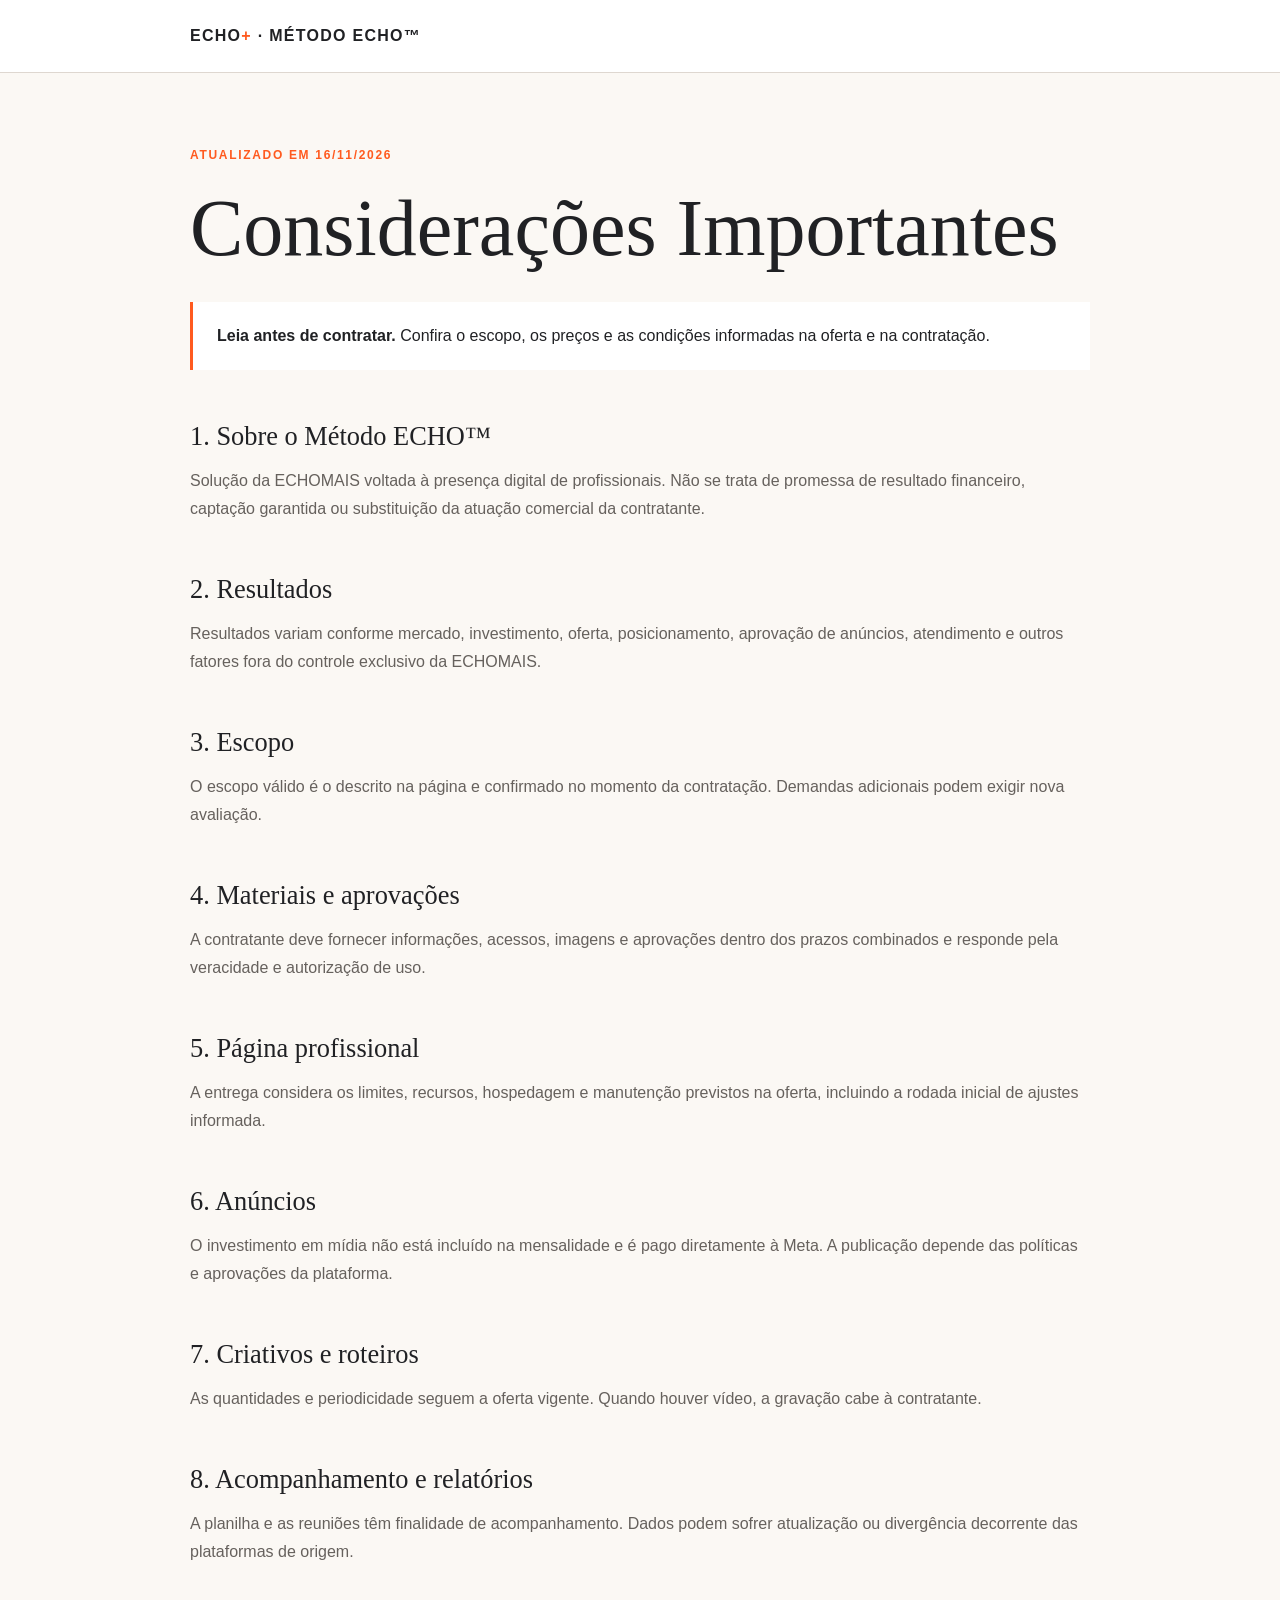
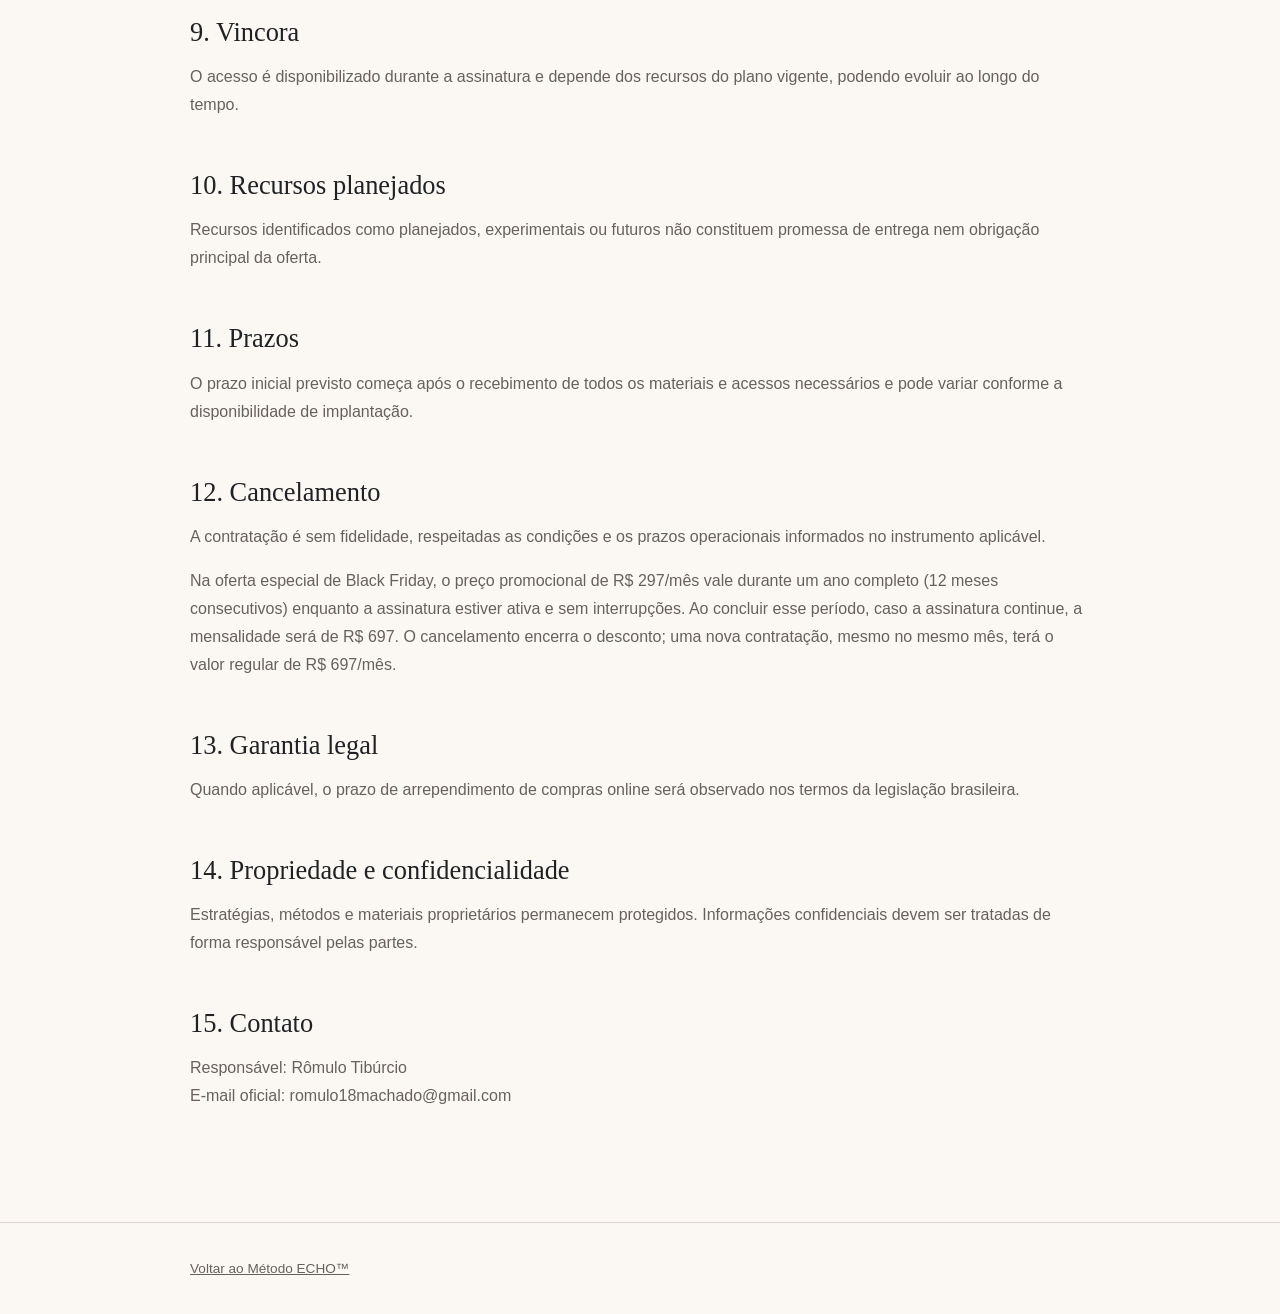
<file: consideracoes-importantes/index.html>
<!doctype html>
<html lang="pt-BR">
  <head>
    <meta charset="utf-8" />
    <meta name="viewport" content="width=device-width,initial-scale=1" />
    <meta name="robots" content="noindex,nofollow" />
    <title>Considerações Importantes — ECHOMAIS</title>
    <link rel="stylesheet" href="../legal.css" />
  </head>
  <body>
    <header>
      <div class="shell brand">ECHO<i>+</i> · MÉTODO ECHO™</div>
    </header>
    <main>
      <article class="shell">
        <div class="tag">Atualizado em 16/11/2026</div>
        <h1>Considerações Importantes</h1>
        <div class="notice"><strong>Leia antes de contratar.</strong> Confira o escopo, os preços e as condições informadas na oferta e na contratação.</div>
        <h2>1. Sobre o Método ECHO™</h2>
        <p>
          Solução da ECHOMAIS voltada à presença digital de profissionais. Não
          se trata de promessa de resultado financeiro, captação garantida ou
          substituição da atuação comercial da contratante.
        </p>
        <h2>2. Resultados</h2>
        <p>
          Resultados variam conforme mercado, investimento, oferta,
          posicionamento, aprovação de anúncios, atendimento e outros fatores
          fora do controle exclusivo da ECHOMAIS.
        </p>
        <h2>3. Escopo</h2>
        <p>
          O escopo válido é o descrito na página e confirmado no momento da
          contratação. Demandas adicionais podem exigir nova avaliação.
        </p>
        <h2>4. Materiais e aprovações</h2>
        <p>
          A contratante deve fornecer informações, acessos, imagens e aprovações
          dentro dos prazos combinados e responde pela veracidade e autorização
          de uso.
        </p>
        <h2>5. Página profissional</h2>
        <p>
          A entrega considera os limites, recursos, hospedagem e manutenção
          previstos na oferta, incluindo a rodada inicial de ajustes informada.
        </p>
        <h2>6. Anúncios</h2>
        <p>
          O investimento em mídia não está incluído na mensalidade e é pago
          diretamente à Meta. A publicação depende das políticas e aprovações da
          plataforma.
        </p>
        <h2>7. Criativos e roteiros</h2>
        <p>
          As quantidades e periodicidade seguem a oferta vigente. Quando houver
          vídeo, a gravação cabe à contratante.
        </p>
        <h2>8. Acompanhamento e relatórios</h2>
        <p>
          A planilha e as reuniões têm finalidade de acompanhamento. Dados podem
          sofrer atualização ou divergência decorrente das plataformas de
          origem.
        </p>
        <h2>9. Vincora</h2>
        <p>
          O acesso é disponibilizado durante a assinatura e depende dos recursos
          do plano vigente, podendo evoluir ao longo do tempo.
        </p>
        <h2>10. Recursos planejados</h2>
        <p>
          Recursos identificados como planejados, experimentais ou futuros não
          constituem promessa de entrega nem obrigação principal da oferta.
        </p>
        <h2>11. Prazos</h2>
        <p>
          O prazo inicial previsto começa após o recebimento de todos os
          materiais e acessos necessários e pode variar conforme a
          disponibilidade de implantação.
        </p>
        <h2>12. Cancelamento</h2>
        <p>
          A contratação é sem fidelidade, respeitadas as condições e os prazos
          operacionais informados no instrumento aplicável.
        </p>
        <p>
          Na oferta especial de Black Friday, o preço promocional de R$ 297/mês
          vale durante um ano completo (12 meses consecutivos) enquanto a assinatura
          estiver ativa e sem interrupções. Ao concluir esse período, caso a
          assinatura continue, a mensalidade será de R$ 697. O cancelamento
          encerra o desconto; uma nova contratação, mesmo no mesmo mês,
          terá o valor regular de R$ 697/mês.
        </p>
        <h2>13. Garantia legal</h2>
        <p>
          Quando aplicável, o prazo de arrependimento de compras online será
          observado nos termos da legislação brasileira.
        </p>
        <h2>14. Propriedade e confidencialidade</h2>
        <p>
          Estratégias, métodos e materiais proprietários permanecem protegidos.
          Informações confidenciais devem ser tratadas de forma responsável
          pelas partes.
        </p>
        <h2>15. Contato</h2>
        <p>
          Responsável: Rômulo Tibúrcio<br />E-mail oficial: romulo18machado@gmail.com
        </p>
      </article>
    </main>
    <footer>
      <div class="shell"><a href="../">Voltar ao Método ECHO™</a></div>
    </footer>
  </body>
</html>
</file>
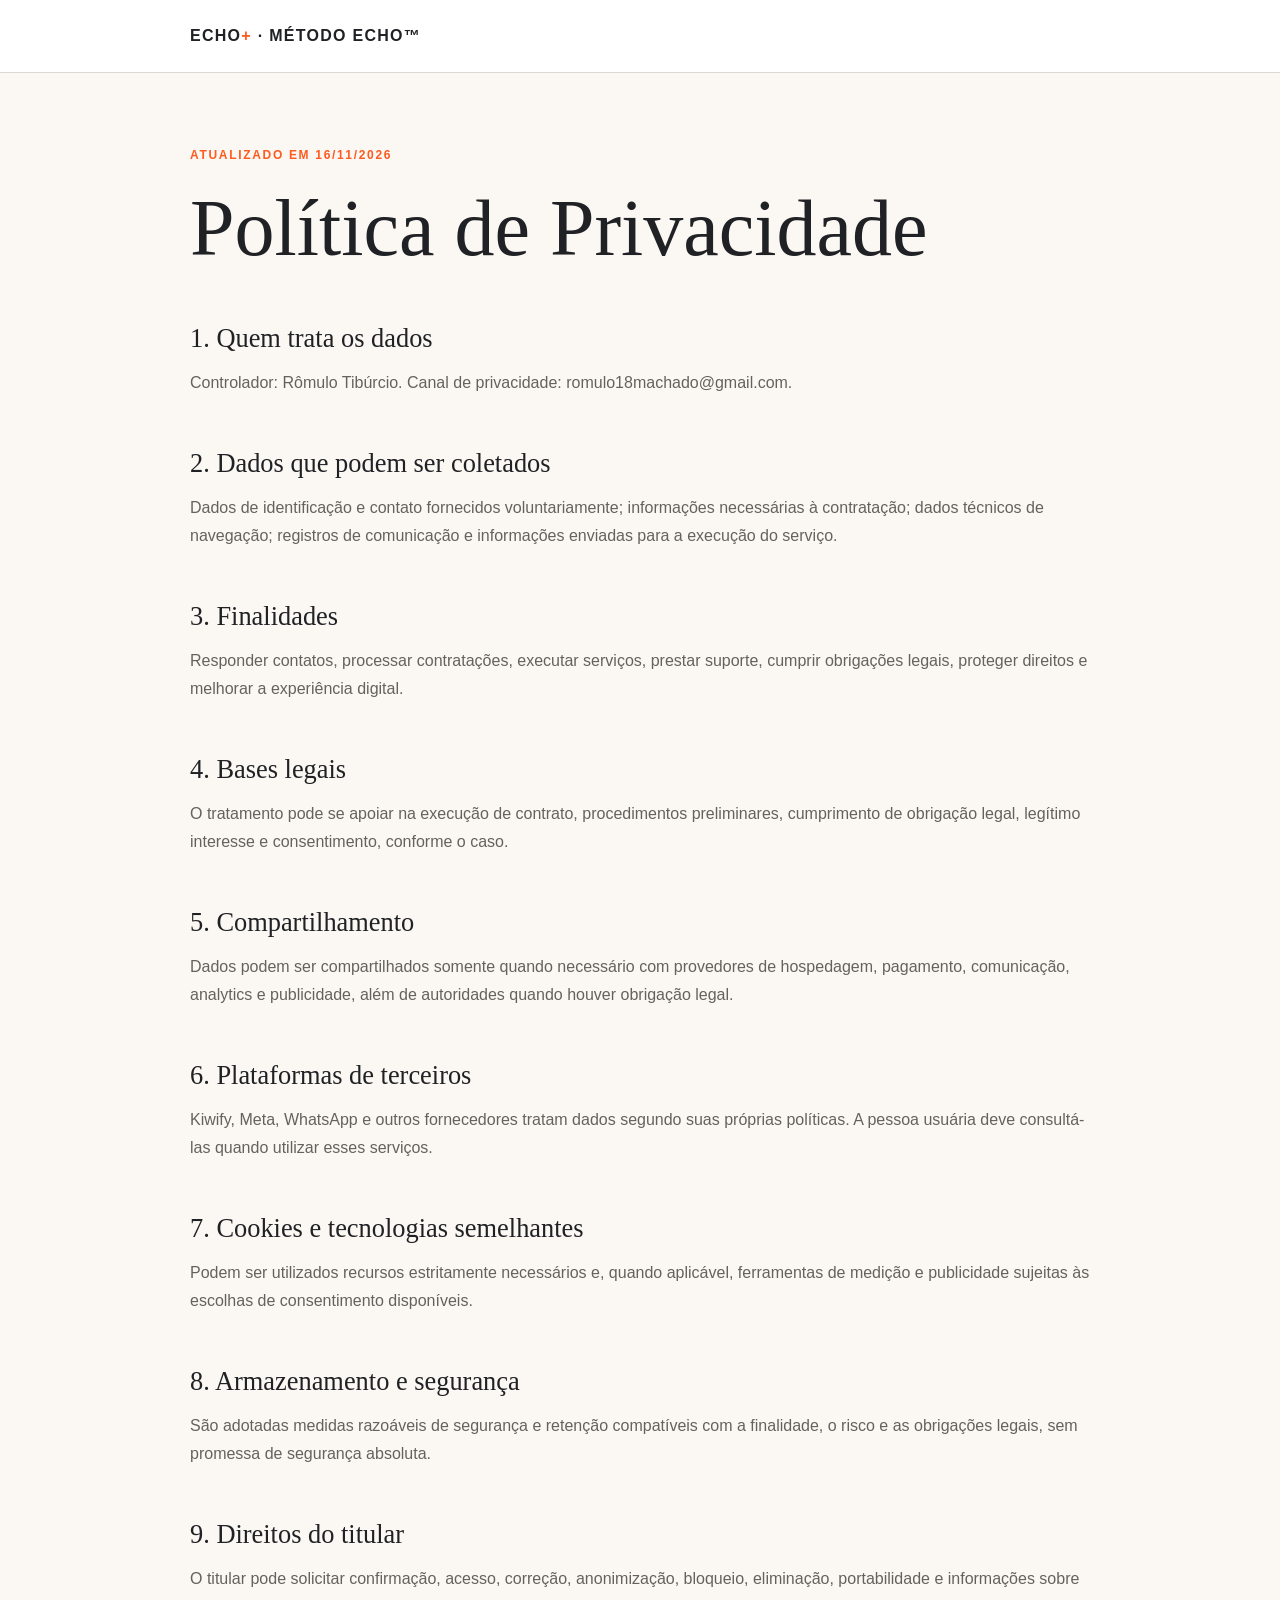
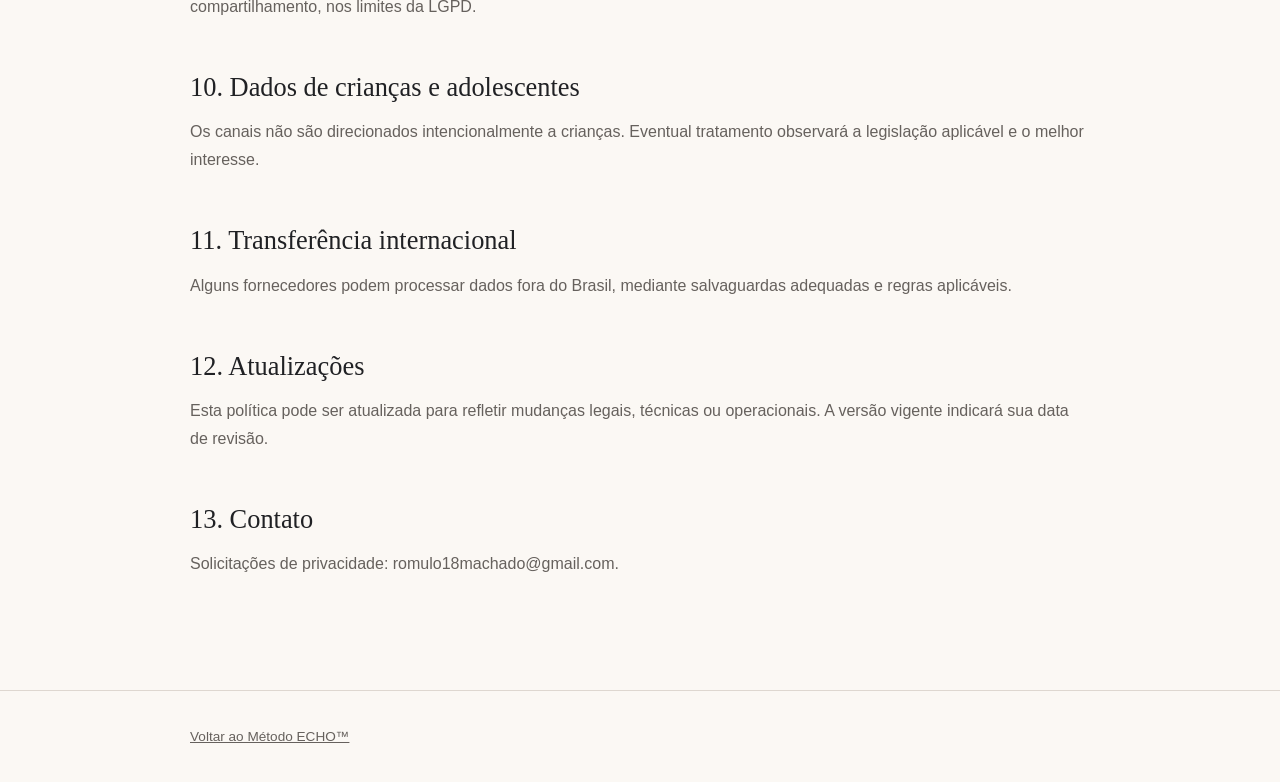
<file: politica-de-privacidade/index.html>
<!doctype html>
<html lang="pt-BR">
  <head>
    <meta charset="utf-8" />
    <meta name="viewport" content="width=device-width,initial-scale=1" />
    <meta name="robots" content="noindex,nofollow" />
    <title>Política de Privacidade — ECHOMAIS</title>
    <link rel="stylesheet" href="../legal.css" />
  </head>
  <body>
    <header>
      <div class="shell brand">ECHO<i>+</i> · MÉTODO ECHO™</div>
    </header>
    <main>
      <article class="shell">
        <div class="tag">Atualizado em 16/11/2026</div>
        <h1>Política de Privacidade</h1>
        <h2>1. Quem trata os dados</h2>
        <p>
          Controlador: Rômulo Tibúrcio. Canal de
          privacidade: romulo18machado@gmail.com.
        </p>
        <h2>2. Dados que podem ser coletados</h2>
        <p>
          Dados de identificação e contato fornecidos voluntariamente;
          informações necessárias à contratação; dados técnicos de navegação;
          registros de comunicação e informações enviadas para a execução do
          serviço.
        </p>
        <h2>3. Finalidades</h2>
        <p>
          Responder contatos, processar contratações, executar serviços, prestar
          suporte, cumprir obrigações legais, proteger direitos e melhorar a
          experiência digital.
        </p>
        <h2>4. Bases legais</h2>
        <p>
          O tratamento pode se apoiar na execução de contrato, procedimentos
          preliminares, cumprimento de obrigação legal, legítimo interesse e
          consentimento, conforme o caso.
        </p>
        <h2>5. Compartilhamento</h2>
        <p>
          Dados podem ser compartilhados somente quando necessário com
          provedores de hospedagem, pagamento, comunicação, analytics e
          publicidade, além de autoridades quando houver obrigação legal.
        </p>
        <h2>6. Plataformas de terceiros</h2>
        <p>
          Kiwify, Meta, WhatsApp e outros fornecedores tratam dados segundo suas
          próprias políticas. A pessoa usuária deve consultá-las quando utilizar
          esses serviços.
        </p>
        <h2>7. Cookies e tecnologias semelhantes</h2>
        <p>
          Podem ser utilizados recursos estritamente necessários e, quando
          aplicável, ferramentas de medição e publicidade sujeitas às escolhas
          de consentimento disponíveis.
        </p>
        <h2>8. Armazenamento e segurança</h2>
        <p>
          São adotadas medidas razoáveis de segurança e retenção compatíveis com
          a finalidade, o risco e as obrigações legais, sem promessa de
          segurança absoluta.
        </p>
        <h2>9. Direitos do titular</h2>
        <p>
          O titular pode solicitar confirmação, acesso, correção, anonimização,
          bloqueio, eliminação, portabilidade e informações sobre
          compartilhamento, nos limites da LGPD.
        </p>
        <h2>10. Dados de crianças e adolescentes</h2>
        <p>
          Os canais não são direcionados intencionalmente a crianças. Eventual
          tratamento observará a legislação aplicável e o melhor interesse.
        </p>
        <h2>11. Transferência internacional</h2>
        <p>
          Alguns fornecedores podem processar dados fora do Brasil, mediante
          salvaguardas adequadas e regras aplicáveis.
        </p>
        <h2>12. Atualizações</h2>
        <p>
          Esta política pode ser atualizada para refletir mudanças legais,
          técnicas ou operacionais. A versão vigente indicará sua data de
          revisão.
        </p>
        <h2>13. Contato</h2>
        <p>Solicitações de privacidade: romulo18machado@gmail.com.</p>
      </article>
    </main>
    <footer>
      <div class="shell"><a href="../">Voltar ao Método ECHO™</a></div>
    </footer>
  </body>
</html>
</file>
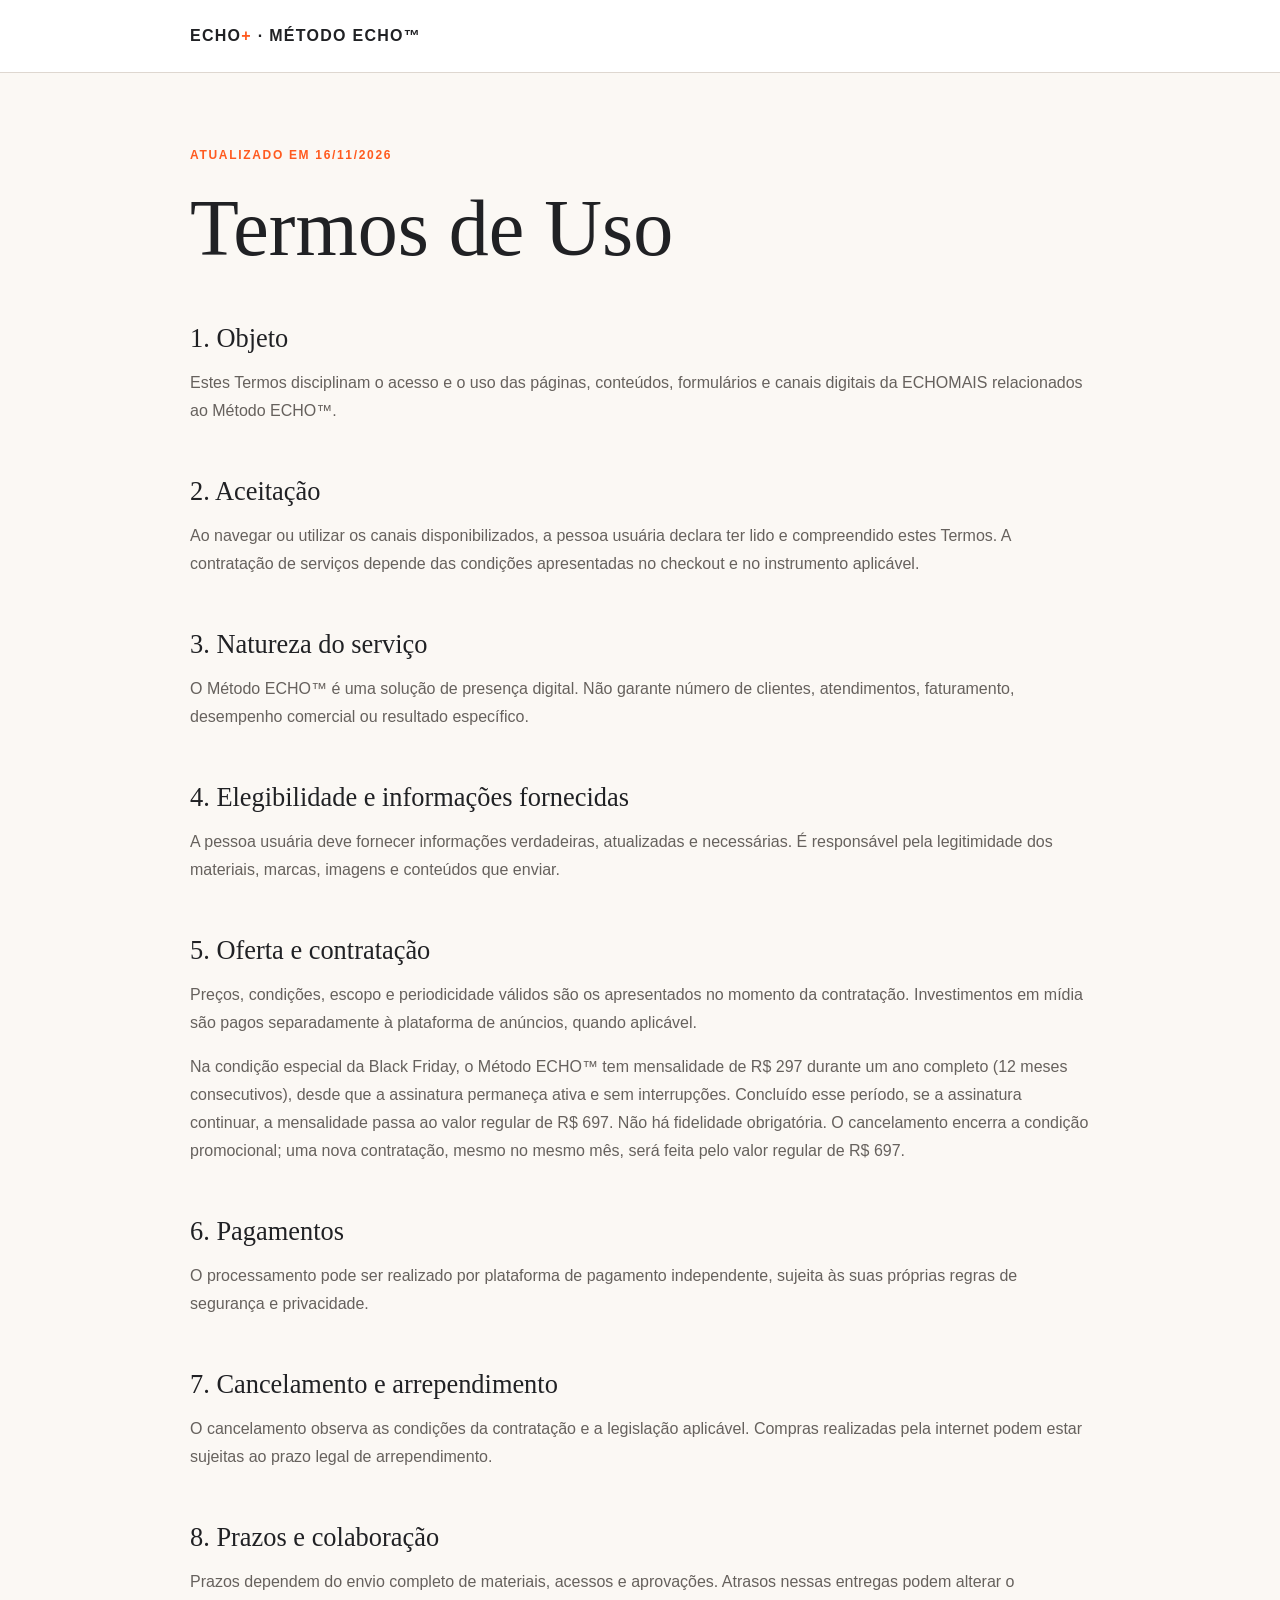
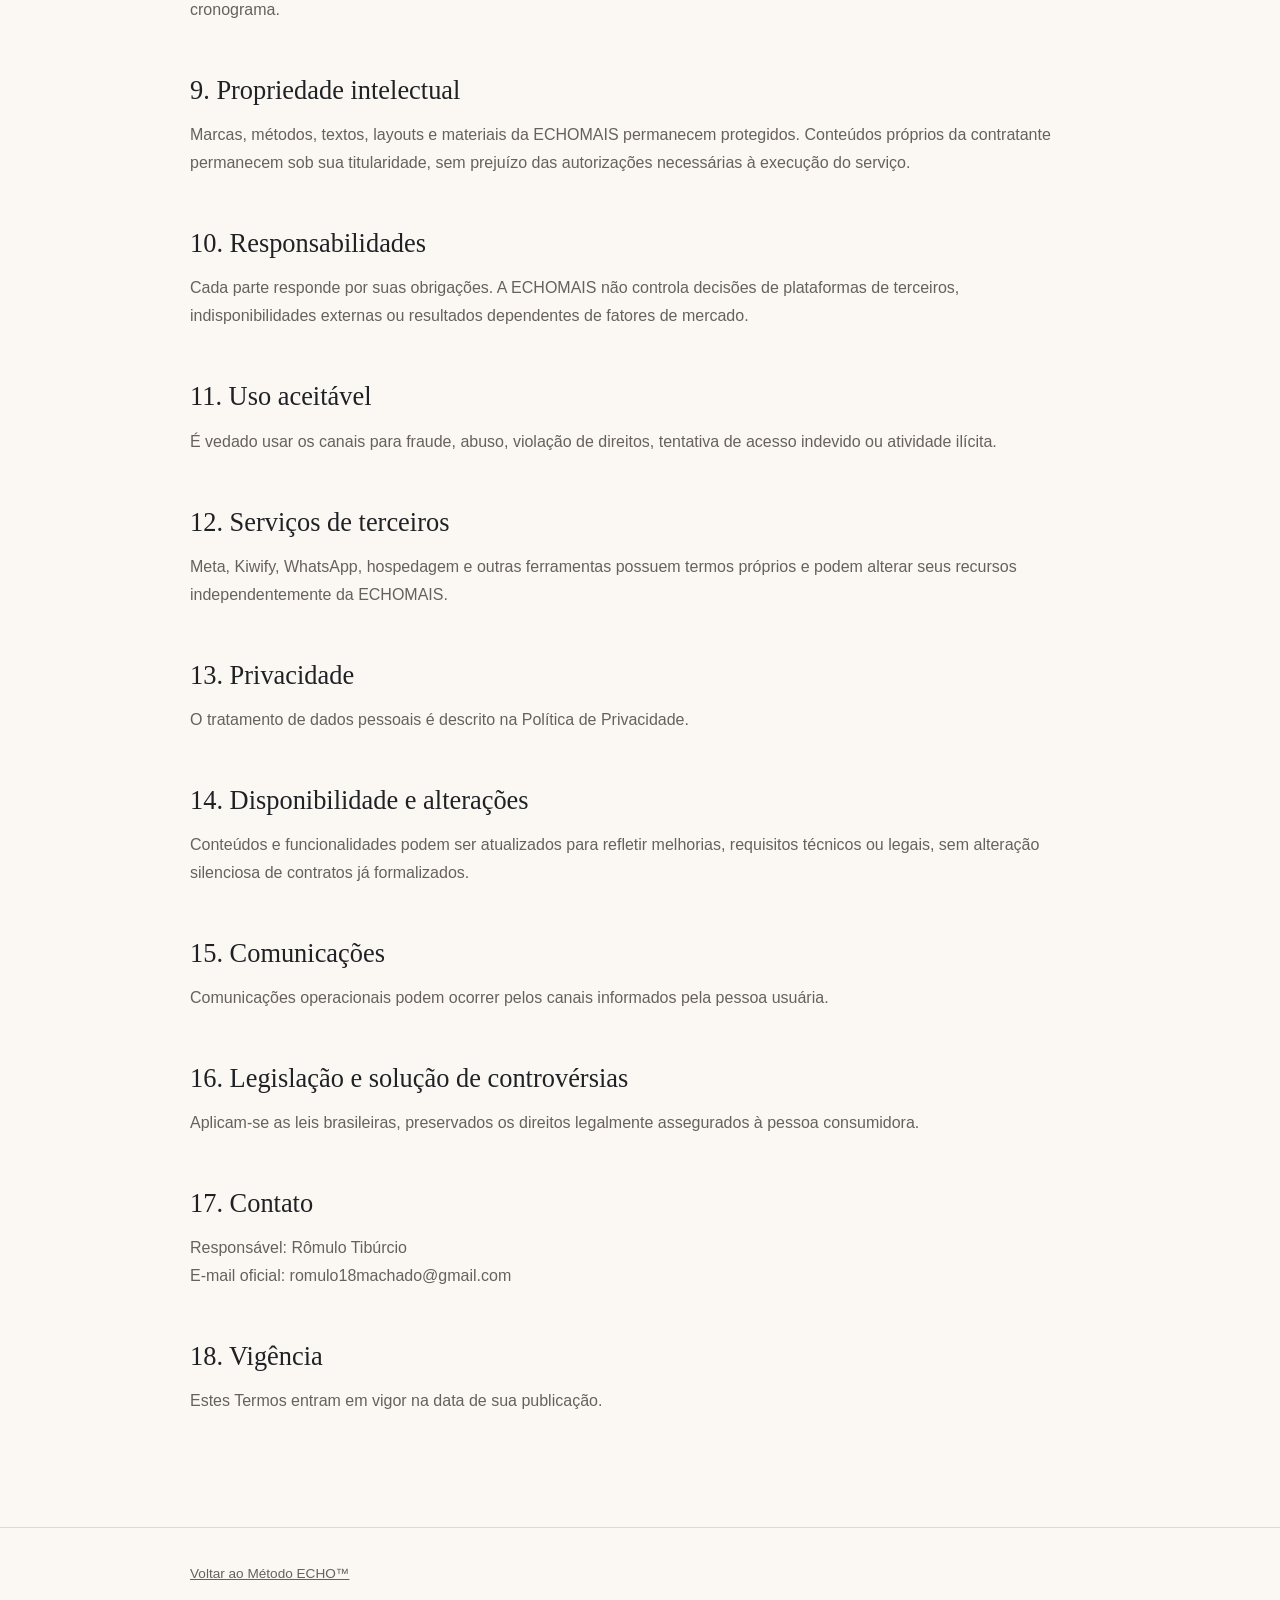
<file: termos-de-uso/index.html>
<!doctype html>
<html lang="pt-BR">
  <head>
    <meta charset="utf-8" />
    <meta name="viewport" content="width=device-width,initial-scale=1" />
    <meta name="robots" content="noindex,nofollow" />
    <title>Termos de Uso — ECHOMAIS</title>
    <link rel="stylesheet" href="../legal.css" />
  </head>
  <body>
    <header>
      <div class="shell brand">ECHO<i>+</i> · MÉTODO ECHO™</div>
    </header>
    <main>
      <article class="shell">
        <div class="tag">Atualizado em 16/11/2026</div>
        <h1>Termos de Uso</h1>
        <h2>1. Objeto</h2>
        <p>
          Estes Termos disciplinam o acesso e o uso das páginas, conteúdos,
          formulários e canais digitais da ECHOMAIS relacionados ao Método
          ECHO™.
        </p>
        <h2>2. Aceitação</h2>
        <p>
          Ao navegar ou utilizar os canais disponibilizados, a pessoa usuária
          declara ter lido e compreendido estes Termos. A contratação de
          serviços depende das condições apresentadas no checkout e no
          instrumento aplicável.
        </p>
        <h2>3. Natureza do serviço</h2>
        <p>
          O Método ECHO™ é uma solução de presença digital. Não garante número
          de clientes, atendimentos, faturamento, desempenho comercial ou
          resultado específico.
        </p>
        <h2>4. Elegibilidade e informações fornecidas</h2>
        <p>
          A pessoa usuária deve fornecer informações verdadeiras, atualizadas e
          necessárias. É responsável pela legitimidade dos materiais, marcas,
          imagens e conteúdos que enviar.
        </p>
        <h2>5. Oferta e contratação</h2>
        <p>
          Preços, condições, escopo e periodicidade válidos são os apresentados
          no momento da contratação. Investimentos em mídia são pagos
          separadamente à plataforma de anúncios, quando aplicável.
        </p>
        <p>
          Na condição especial da Black Friday, o Método ECHO™ tem mensalidade
          de R$ 297 durante um ano completo (12 meses consecutivos), desde que a
          assinatura permaneça ativa e sem interrupções. Concluído esse período,
          se a assinatura continuar, a mensalidade passa ao valor regular de R$ 697.
          Não há fidelidade obrigatória. O cancelamento encerra a condição
          promocional; uma nova contratação, mesmo no mesmo mês, será feita
          pelo valor regular de R$ 697.
        </p>
        <h2>6. Pagamentos</h2>
        <p>
          O processamento pode ser realizado por plataforma de pagamento
          independente, sujeita às suas próprias regras de segurança e
          privacidade.
        </p>
        <h2>7. Cancelamento e arrependimento</h2>
        <p>
          O cancelamento observa as condições da contratação e a legislação
          aplicável. Compras realizadas pela internet podem estar sujeitas ao
          prazo legal de arrependimento.
        </p>
        <h2>8. Prazos e colaboração</h2>
        <p>
          Prazos dependem do envio completo de materiais, acessos e aprovações.
          Atrasos nessas entregas podem alterar o cronograma.
        </p>
        <h2>9. Propriedade intelectual</h2>
        <p>
          Marcas, métodos, textos, layouts e materiais da ECHOMAIS permanecem
          protegidos. Conteúdos próprios da contratante permanecem sob sua
          titularidade, sem prejuízo das autorizações necessárias à execução do
          serviço.
        </p>
        <h2>10. Responsabilidades</h2>
        <p>
          Cada parte responde por suas obrigações. A ECHOMAIS não controla
          decisões de plataformas de terceiros, indisponibilidades externas ou
          resultados dependentes de fatores de mercado.
        </p>
        <h2>11. Uso aceitável</h2>
        <p>
          É vedado usar os canais para fraude, abuso, violação de direitos,
          tentativa de acesso indevido ou atividade ilícita.
        </p>
        <h2>12. Serviços de terceiros</h2>
        <p>
          Meta, Kiwify, WhatsApp, hospedagem e outras ferramentas possuem termos
          próprios e podem alterar seus recursos independentemente da ECHOMAIS.
        </p>
        <h2>13. Privacidade</h2>
        <p>
          O tratamento de dados pessoais é descrito na Política de Privacidade.
        </p>
        <h2>14. Disponibilidade e alterações</h2>
        <p>
          Conteúdos e funcionalidades podem ser atualizados para refletir
          melhorias, requisitos técnicos ou legais, sem alteração silenciosa de
          contratos já formalizados.
        </p>
        <h2>15. Comunicações</h2>
        <p>
          Comunicações operacionais podem ocorrer pelos canais informados pela
          pessoa usuária.
        </p>
        <h2>16. Legislação e solução de controvérsias</h2>
        <p>
          Aplicam-se as leis brasileiras, preservados os direitos legalmente
          assegurados à pessoa consumidora.
        </p>
        <h2>17. Contato</h2>
        <p>
          Responsável: Rômulo Tibúrcio<br />E-mail oficial: romulo18machado@gmail.com
        </p>
        <h2>18. Vigência</h2>
        <p>
          Estes Termos entram em vigor na data de sua publicação.
        </p>
      </article>
    </main>
    <footer>
      <div class="shell"><a href="../">Voltar ao Método ECHO™</a></div>
    </footer>
  </body>
</html>
</file>
<file: assets/css/black-inclusions-premium.css>
/* MISSÃO 003 — Refinamento isolado: O QUE ENTRA NA BLACK.
   A camada abaixo atua apenas em descendentes de .black-inclusions.
   Imagens oficiais pendentes: os slots 4:3 continuam como placeholders. */

.black-inclusions {
  background: #1f2022;
  color: #faf7f2;
  padding-block: clamp(82px, 7.2vw, 116px) clamp(94px, 8.2vw, 132px);
}

.black-inclusions .black-inclusions-head {
  max-width: 965px;
}

.black-inclusions .black-inclusions-head .eyebrow {
  color: #ff9675;
}

.black-inclusions .black-inclusions-head h2 {
  max-width: 880px;
  margin: 18px 0 25px;
  font-size: clamp(2.5rem, 4.65vw, 4.75rem);
  line-height: 1.095;
  letter-spacing: -0.041em;
  color: #fffaf4;
}

.black-inclusions .black-inclusions-head p {
  max-width: 790px;
  font-size: clamp(1.03rem, 1.24vw, 1.16rem);
  line-height: 1.78;
  color: #d2c9c3;
}

.black-inclusions .black-grid {
  display: grid;
  grid-template-columns: repeat(3, minmax(0, 1fr));
  align-items: stretch;
  gap: clamp(18px, 1.8vw, 26px);
  margin-top: clamp(48px, 5vw, 68px);
}

.black-inclusions .black-item {
  display: flex;
  min-width: 0;
  flex-direction: column;
  overflow: hidden;
  border: 1px solid rgba(255, 255, 255, 0.09);
  border-radius: 19px;
  background: #fbf8f3;
  box-shadow: 0 14px 42px rgba(0, 0, 0, 0.13);
}

.black-inclusions .black-art {
  position: relative;
  isolation: isolate;
  width: 100%;
  aspect-ratio: 4 / 3;
  flex: none;
  overflow: hidden;
  display: grid;
  place-items: center;
  background: linear-gradient(135deg, #303137 0%, #202226 100%);
}

/* O estado de arte pendente permanece explícito, sem imagens fictícias. */
.black-inclusions .black-art::before,
.black-inclusions .black-art::after {
  display: none;
}

.black-inclusions .black-art-index {
  position: relative;
  z-index: 1;
  font-family: var(--serif);
  font-size: clamp(5.6rem, 8vw, 8.2rem);
  font-weight: 400;
  line-height: 1;
  color: rgba(255, 255, 255, 0.12);
}

.black-inclusions .black-art-pending {
  position: absolute;
  z-index: 3;
  top: 18px;
  left: 18px;
  right: auto;
  bottom: auto;
  border: 1px solid rgba(255, 255, 255, 0.17);
  border-radius: 5px;
  padding: 7px 10px;
  background: rgba(24, 25, 28, 0.64);
  color: #f1e8e0;
  font-size: 0.64rem;
  font-weight: 700;
  letter-spacing: 0.12em;
}

.black-inclusions .black-art img {
  position: absolute;
  z-index: 2;
  inset: 0;
  display: block;
  width: 100%;
  height: 100%;
  object-fit: cover;
  object-position: center;
}

.black-inclusions .black-art--copy,
.black-inclusions .black-art--criativos,
.black-inclusions .black-art--presenca {
  background: linear-gradient(145deg, #47352f, #29282c);
}

.black-inclusions .black-art--ads,
.black-inclusions .black-art--hospedagem,
.black-inclusions .black-art--resultados {
  background: linear-gradient(145deg, #2b4558, #222a34);
}

.black-inclusions .black-art--vincora,
.black-inclusions .black-art--agenda,
.black-inclusions .black-art--recursos {
  background: linear-gradient(145deg, #27483d, #20312e);
}

.black-inclusions .black-art--contato,
.black-inclusions .black-art--mensagens {
  background: linear-gradient(145deg, #543c36, #2b2b31);
}

.black-inclusions .black-item-body {
  display: flex;
  flex: 1;
  flex-direction: column;
  min-width: 0;
  padding: clamp(26px, 2.05vw, 32px) clamp(24px, 2.1vw, 32px) clamp(30px, 2.65vw, 38px);
  border-top: 1px solid rgba(29, 30, 33, 0.07);
  background: #fbf8f3;
}

.black-inclusions .black-item-num {
  color: #ad4b30;
  font-size: 0.68rem;
  font-weight: 800;
  letter-spacing: 0.17em;
}

.black-inclusions .black-item h3 {
  margin: 17px 0 15px;
  color: #252628;
  font-family: var(--serif);
  font-size: clamp(1.24rem, 1.49vw, 1.46rem);
  line-height: 1.29;
  letter-spacing: -0.025em;
  overflow-wrap: break-word;
}

.black-inclusions .black-item p {
  color: #56544f;
  font-size: clamp(0.93rem, 1.05vw, 0.99rem);
  line-height: 1.73;
  overflow-wrap: break-word;
}

.black-inclusions .black-disclaimer {
  max-width: 820px;
  margin-top: clamp(30px, 3.4vw, 46px);
  color: #bfb7b0;
  font-size: 0.82rem;
  line-height: 1.68;
}

@media (hover: hover) and (pointer: fine) {
  .black-inclusions .black-item {
    transition: transform 230ms ease, box-shadow 230ms ease;
  }
  .black-inclusions .black-item:hover {
    transform: translateY(-3px);
    box-shadow: 0 20px 48px rgba(0, 0, 0, 0.19);
  }
}

@media (max-width: 1020px) {
  .black-inclusions .black-grid {
    grid-template-columns: repeat(2, minmax(0, 1fr));
    gap: 20px;
  }
  .black-inclusions .black-item h3 {
    font-size: clamp(1.24rem, 2.2vw, 1.44rem);
  }
}

@media (max-width: 640px) {
  .black-inclusions {
    padding-block: 70px 84px;
  }
  .black-inclusions .black-inclusions-head h2 {
    margin: 15px 0 21px;
    font-size: clamp(2.25rem, 9.5vw, 3.25rem);
    line-height: 1.12;
  }
  .black-inclusions .black-inclusions-head p {
    font-size: 1rem;
    line-height: 1.7;
  }
  .black-inclusions .black-grid {
    grid-template-columns: minmax(0, 1fr);
    gap: 20px;
    margin-top: 39px;
  }
  .black-inclusions .black-item {
    border-radius: 17px;
  }
  .black-inclusions .black-item-body {
    padding: 28px 25px 34px;
  }
  .black-inclusions .black-item h3 {
    margin: 14px 0 13px;
    font-size: clamp(1.31rem, 5.6vw, 1.55rem);
  }
  .black-inclusions .black-item p {
    font-size: 1rem;
    line-height: 1.7;
  }
  .black-inclusions .black-art-index {
    font-size: clamp(6.3rem, 26vw, 8rem);
  }
  .black-inclusions .black-disclaimer {
    margin-top: 32px;
  }
}

@media (prefers-reduced-motion: reduce) {
  .black-inclusions .black-item {
    animation: none;
    transition: none;
  }
  .black-inclusions .black-item:hover {
    transform: none;
  }
}

/* Refinamento visual premium da seção Black Friday. */
.black-inclusions .black-item {
  border: 1px solid rgba(255, 167, 93, 0.2);
  background: #171719;
  box-shadow: 0 12px 34px rgba(0, 0, 0, 0.2);
}

.black-inclusions .black-art,
.black-inclusions .black-art--copy,
.black-inclusions .black-art--criativos,
.black-inclusions .black-art--presenca,
.black-inclusions .black-art--ads,
.black-inclusions .black-art--hospedagem,
.black-inclusions .black-art--resultados,
.black-inclusions .black-art--vincora,
.black-inclusions .black-art--agenda,
.black-inclusions .black-art--recursos,
.black-inclusions .black-art--contato,
.black-inclusions .black-art--mensagens {
  background: #171719;
}

.black-inclusions .black-item-body {
  border-top: 1px solid rgba(255, 167, 93, 0.13);
  background: #171719;
}

.black-inclusions .black-item-num {
  color: #ffad69;
}

.black-inclusions .black-item h3 {
  color: #fff7ef;
}

.black-inclusions .black-item p {
  color: #d2cbc5;
}

.black-inclusions .black-art-index {
  color: rgba(255, 237, 220, 0.16);
}

.black-inclusions .black-item {
  transition: transform 260ms ease, border-color 260ms ease, box-shadow 260ms ease;
}

@media (hover: hover) and (pointer: fine) and (prefers-reduced-motion: no-preference) {
  .black-inclusions .black-item:hover {
    transform: translateY(-4px);
    border-color: rgba(255, 167, 93, 0.62);
    box-shadow: 0 18px 42px rgba(0, 0, 0, 0.32), 0 0 18px rgba(255, 155, 78, 0.08);
  }
}

@media (prefers-reduced-motion: reduce) {
  .black-inclusions .black-item {
    transition: none;
  }
}

@media (min-width: 901px) {
  .hero-black-friday-monument {
    font-size: min(8.64vw, 10.2rem);
    padding-block: clamp(12px, 1.6vh, 20px);
  }
}

@media (max-width: 900px) {
  .hero-black-friday-monument {
    font-size: 13.8vw;
  }
}

.bonus-card .agent-bonus-image {
  display: block;
  width: 100%;
  aspect-ratio: 4 / 3;
  object-fit: cover;
  border-radius: 12px;
  margin-bottom: 24px;
}

.black-carousel-controls { display: none; }
.echo-agent-premium { padding: 0 0 clamp(72px, 7vw, 104px); background: #1f2022; }
.echo-agent-premium-card {
  position: relative;
  isolation: isolate;
  display: grid;
  grid-template-columns: minmax(300px, .92fr) 1.08fr;
  align-items: center;
  gap: clamp(34px, 5vw, 72px);
  overflow: hidden;
  padding: clamp(28px, 4vw, 56px);
  border: 1px solid transparent;
  border-radius: 22px;
  background: linear-gradient(#17191d,#17191d) padding-box,
    linear-gradient(135deg,rgba(41,163,255,.48),rgba(255,255,255,.07) 24%,rgba(255,255,255,.06) 76%,rgba(255,166,71,.64)) border-box;
  box-shadow: 0 20px 65px rgba(0,0,0,.24), inset 0 0 55px rgba(20,65,104,.08);
}
.echo-agent-artwork { position: relative; display: grid; place-items: center; min-width: 0; overflow: hidden; border-radius: 16px; }
.echo-agent-artwork img { position: relative; z-index: 1; display: block; width: 100%; height: auto; aspect-ratio: 4 / 3; object-fit: cover; border-radius: 16px; }
.echo-agent-premium-copy { position: relative; z-index: 2; }
.echo-agent-label { display: inline-flex; border: 1px solid rgba(255,178,77,.48); border-radius: 999px; padding: 8px 14px; color: #ffc36e; font-size: .7rem; font-weight: 800; letter-spacing: .14em; }
.echo-agent-premium-copy h2 { margin: 22px 0 18px; color: #f7f4f0; font-size: clamp(2rem,3.4vw,3.4rem); line-height: 1.12; }
.echo-agent-premium-copy h2 span { color: #49baff; text-shadow: 0 0 18px rgba(45,172,255,.28); }
.echo-agent-premium-copy p { max-width: 620px; color: #d3d0ce; font-size: 1.05rem; line-height: 1.75; }
.echo-agent-particle { position: absolute; z-index: 2; width: 5px; height: 5px; border-radius: 50%; background: #56bdff; box-shadow: 0 0 12px #56bdff; animation: agentParticle 5s ease-in-out infinite alternate; }
.particle-one { left: 12%; top: 22%; }.particle-two { right: 14%; top: 32%; animation-delay: -2s; background:#ffbd65; box-shadow:0 0 12px #ffbd65; }.particle-three { left: 45%; bottom: 12%; animation-delay:-3.5s; }
@keyframes agentParticle { from { transform:translate3d(0,5px,0);opacity:.35 } to { transform:translate3d(5px,-7px,0);opacity:.9 } }
@media (max-width:640px) {
  .black-inclusions .black-grid { display:flex; gap:16px; overflow-x:auto; overflow-y:hidden; padding:0 22px 16px; margin-left:-22px; margin-right:-22px; scroll-snap-type:x mandatory; scroll-behavior:smooth; scrollbar-width:none; overscroll-behavior-x:contain; }
  .black-inclusions .black-grid::-webkit-scrollbar { display:none; }
  .black-inclusions .black-item { flex:0 0 86%; scroll-snap-align:start; }
  .black-carousel-controls { display:flex; align-items:center; justify-content:center; gap:20px; margin:10px 0 0; color:#d7c9bd; font-size:.78rem; }
  .black-carousel-controls button { min-width:44px; min-height:40px; border:1px solid rgba(255,178,77,.28); border-radius:999px; padding:0 12px; background:#171719; color:#f3dfc8; cursor:pointer; }
  .black-carousel-controls button:focus-visible { outline:2px solid #ffbd65; outline-offset:3px; }
  .echo-agent-premium { padding-top:0; }
  .echo-agent-premium-card { grid-template-columns:1fr; gap:24px; padding:18px; border-radius:18px; }
  .echo-agent-premium-copy { padding:4px 6px 8px; }
  .echo-agent-premium-copy h2 { margin:16px 0 14px; font-size:clamp(1.8rem,8vw,2.5rem); }
  .echo-agent-premium-copy p { font-size:.98rem; }
}
@media (prefers-reduced-motion: reduce) {
  .black-inclusions .black-grid { scroll-behavior:auto; }
  .echo-agent-particle { animation:none; }
}

/* Bloco Agente ECHO: composição visual baseada na arte oficial aprovada. */
.echo-agent-premium-card {
  grid-template-columns: minmax(0, 1fr) minmax(0, 1fr);
  gap: clamp(38px, 5vw, 76px);
  padding: clamp(24px, 3vw, 42px);
  border-radius: 20px;
}
.echo-agent-artwork {
  min-height: 330px;
  aspect-ratio: .9 / 1;
  background: radial-gradient(ellipse at 49% 50%, rgba(32,118,190,.13), transparent 65%);
}
.echo-agent-artwork img {
  width: 100%;
  height: 100%;
  aspect-ratio: auto;
  object-fit: cover;
  object-position: left center;
  border-radius: 14px;
  box-shadow: 0 12px 36px rgba(0,0,0,.26);
}
.echo-agent-orbit {
  position: absolute;
  z-index: 2;
  width: 57%;
  aspect-ratio: 1;
  left: 21%;
  top: 14%;
  border: 1px solid rgba(92,190,255,.22);
  border-radius: 50%;
  pointer-events: none;
  animation: echoOrbitPulse 8s ease-in-out infinite;
}
.echo-agent-orbit::before,
.echo-agent-orbit::after {
  content: "";
  position: absolute;
  inset: 11%;
  border: 1px solid rgba(255,178,88,.18);
  border-radius: 50%;
}
.echo-agent-orbit::after { inset: 23%; border-color:rgba(92,190,255,.13); }
.echo-agent-chip {
  position: absolute;
  z-index: 3;
  padding: 6px 9px;
  border: 1px solid rgba(255,187,105,.24);
  border-radius: 999px;
  background: rgba(16,20,25,.78);
  color: #efd7b8;
  font-size: .58rem;
  font-weight: 700;
  letter-spacing: .09em;
  animation: agentParticle 6s ease-in-out infinite alternate;
}
.chip-ideas { top: 13%; right: 7%; }
.chip-organization { bottom: 12%; left: 9%; animation-delay:-2.5s; }
.echo-agent-premium-copy h2 { max-width: 620px; font-size:clamp(2.1rem,3.5vw,3.5rem); }
.echo-agent-premium-copy p { font-size:clamp(1rem,1.2vw,1.12rem); }
@keyframes echoOrbitPulse { 0%,100% { transform:scale(.98); opacity:.58 } 50% { transform:scale(1.02); opacity:.95 } }
@media (max-width:640px) {
  .echo-agent-premium-card { gap:20px; padding:16px; }
  .echo-agent-artwork { min-height:0; aspect-ratio:.9 / 1; }
  .echo-agent-orbit { width:59%; left:19%; top:12%; }
  .echo-agent-chip { font-size:.5rem; padding:5px 7px; }
  .chip-ideas { right:3%; top:8%; }
  .chip-organization { left:3%; bottom:7%; }
}
@media (prefers-reduced-motion:reduce) {
  .echo-agent-orbit,.echo-agent-chip { animation:none; }
}

/* Etapa 09: espaçamento editorial, condições e arte integral do bônus. */
.black-inclusions { padding-top: clamp(48px, 4.5vw, 68px); padding-bottom: 34px; }
.hero-black-friday-monument { padding-top: 10px; padding-bottom: 8px; }
.black-disclaimer { margin-top: 0; }
.echo-agent-premium { padding-top: 0; padding-bottom: clamp(54px, 5vw, 78px); }
.echo-agent-premium-card { grid-template-columns: minmax(0,1.12fr) minmax(0,.88fr); gap: clamp(30px,4vw,58px); }
.echo-agent-artwork { min-height: 500px; aspect-ratio: 1.12 / 1; overflow: hidden; }
.echo-agent-artwork img { position:absolute; left:50%; top:50%; transform:translate(-50%,-50%); width:70%; height:auto; aspect-ratio:410 / 470; object-fit:contain; border-radius:50%; box-shadow:none; }
.echo-agent-orbit { width:68%; left:16%; top:16%; }
.echo-agent-features { position:absolute; z-index:4; inset:8px 0; display:flex; flex-direction:column; justify-content:space-between; pointer-events:none; }
.echo-agent-feature { display:flex; align-items:center; gap:8px; max-width:46%; padding:7px 10px; border:1px solid rgba(255,180,89,.24); border-radius:999px; background:rgba(20,23,28,.92); color:#f4e8d9; font-size:clamp(.64rem,.78vw,.76rem); line-height:1.25; box-shadow:0 5px 18px rgba(0,0,0,.2); }
.echo-agent-feature:nth-child(odd) { align-self:flex-start; }
.echo-agent-feature:nth-child(even) { align-self:flex-end; }
.echo-agent-feature i { display:block; flex:0 0 6px; width:6px; height:6px; border-radius:50%; background:#ffb55c; box-shadow:0 0 9px rgba(255,181,92,.65); }
.echo-agent-feature:nth-child(3n) i { background:#53baff; box-shadow:0 0 9px rgba(83,186,255,.62); }
.echo-agent-premium-copy h2 { max-width:500px; font-size:clamp(1.8rem,2.25vw,2.35rem); line-height:1.15; }
.echo-agent-availability { margin-top:18px; padding-left:13px; border-left:2px solid rgba(255,180,89,.45); color:#aaa6a1!important; font-size:.83rem!important; line-height:1.55!important; }
.offer-card .offer-note { color:#77716d; }
@media (max-width:900px) {
  .black-inclusions { padding-top:44px; padding-bottom:28px; }
  .echo-agent-premium-card { grid-template-columns:minmax(0,1fr) minmax(0,.9fr); gap:24px; }
  .echo-agent-artwork { min-height:440px; }
  .echo-agent-feature { max-width:49%; padding:6px 8px; font-size:.65rem; }
}
@media (max-width:640px) {
  .black-inclusions { padding-top:36px; padding-bottom:24px; }
  .hero-black-friday-monument { padding-top:6px; padding-bottom:6px; }
  .echo-agent-premium { padding-bottom:48px; }
  .echo-agent-premium-card { grid-template-columns:1fr; gap:18px; padding:16px; }
  .echo-agent-artwork { min-height:0; aspect-ratio:1 / 1.12; display:block; }
  .echo-agent-artwork img { width:61%; top:3%; transform:translateX(-50%); }
  .echo-agent-orbit { width:58%; left:21%; top:4%; }
  .echo-agent-features { inset:auto 0 0; display:grid; grid-template-columns:1fr 1fr; gap:7px; }
  .echo-agent-feature,.echo-agent-feature:nth-child(odd),.echo-agent-feature:nth-child(even) { max-width:none; align-self:stretch; justify-content:flex-start; min-height:36px; font-size:.62rem; }
  .echo-agent-premium-copy { padding:0 6px 4px; }
  .echo-agent-premium-copy h2 { font-size:clamp(1.75rem,7vw,2.25rem); }
}

/* Correções responsivas autorizadas: Agente no tablet e carrossel no mobile. */
@media (min-width: 641px) and (max-width: 900px) {
  .echo-agent-premium-card { grid-template-columns: 1fr; }
  .echo-agent-artwork { width: min(100%, 560px); margin-inline: auto; }
}
@media (max-width: 640px) {
  .black-inclusions .black-grid { margin-left: 0; margin-right: 0; }
}

/* Agente ECHO: composição editorial da arte e do conteúdo existentes. */
.echo-agent-premium-card {
  grid-template-columns: minmax(0, 1.08fr) minmax(0, .92fr);
  align-items: stretch;
  gap: clamp(24px, 3.2vw, 50px);
  padding: clamp(24px, 3vw, 42px);
  border: 1px solid transparent;
  border-radius: 24px;
  background:
    radial-gradient(ellipse at 15% 76%, rgba(12, 104, 180, .16), transparent 39%) padding-box,
    radial-gradient(ellipse at 89% 8%, rgba(210, 113, 39, .10), transparent 37%) padding-box,
    linear-gradient(135deg, #101318, #17191d 56%, #151517) padding-box,
    linear-gradient(125deg, rgba(62, 171, 255, .76), rgba(73, 139, 183, .17) 26%, rgba(255, 255, 255, .08) 62%, rgba(255, 172, 80, .86)) border-box;
  box-shadow: 0 26px 76px rgba(0, 0, 0, .38), inset 0 0 42px rgba(24, 103, 174, .055);
}
.echo-agent-artwork {
  min-height: 500px;
  aspect-ratio: 1.08 / 1;
  overflow: hidden;
  background: radial-gradient(circle at 50% 51%, rgba(22, 113, 195, .17), rgba(12, 20, 29, .11) 35%, transparent 70%);
}
.echo-agent-artwork::before {
  content: "";
  position: absolute;
  inset: 14% 23%;
  border: 1px solid rgba(77, 173, 255, .16);
  border-radius: 50%;
  box-shadow: 0 0 44px rgba(42, 149, 249, .11), inset 0 0 35px rgba(34, 133, 217, .08);
  pointer-events: none;
}
.echo-agent-artwork::after {
  content: "";
  position: absolute;
  left: 24%;
  right: 24%;
  bottom: 10%;
  height: 1px;
  background: linear-gradient(90deg, transparent, rgba(68, 175, 255, .55), rgba(255, 177, 75, .58), transparent);
  box-shadow: 0 0 19px rgba(44, 145, 236, .48);
  pointer-events: none;
}
.echo-agent-artwork img {
  width: 45%;
  top: 49%;
  filter: drop-shadow(0 0 27px rgba(32, 157, 255, .18)) drop-shadow(0 0 22px rgba(255, 149, 50, .13));
}
.echo-agent-orbit { width: 58%; left: 21%; top: 19%; border-color: rgba(80, 177, 250, .26); }
.echo-agent-features {
  inset: 5% 1%;
  display: grid;
  grid-template-columns: repeat(2, minmax(0, 1fr));
  grid-template-rows: repeat(3, minmax(0, 1fr));
  align-items: center;
  gap: 8px;
}
.echo-agent-feature {
  box-sizing: border-box;
  width: 49%;
  max-width: none;
  min-height: 56px;
  padding: 8px 9px;
  gap: 7px;
  border-color: rgba(255, 184, 91, .3);
  border-radius: 14px;
  background: linear-gradient(145deg, rgba(25, 27, 30, .96), rgba(13, 18, 25, .94));
  box-shadow: 0 9px 24px rgba(0, 0, 0, .25), inset 0 1px 0 rgba(255, 201, 128, .07);
  color: #f1e9e1;
  font-size: clamp(.66rem, .82vw, .78rem);
  font-weight: 600;
  line-height: 1.3;
  overflow-wrap: anywhere;
}
.echo-agent-feature:nth-child(odd) { justify-self: start; align-self: center; }
.echo-agent-feature:nth-child(even) { justify-self: end; align-self: center; }
.echo-agent-feature i,
.echo-agent-feature:nth-child(3n) i {
  display: inline-grid;
  place-items: center;
  flex: 0 0 24px;
  width: 24px;
  height: 24px;
  border: 1px solid rgba(255, 190, 90, .52);
  border-radius: 50%;
  background: rgba(255, 168, 54, .08);
  box-shadow: 0 0 12px rgba(255, 168, 54, .13);
}
.echo-agent-feature i::after { content: "✦"; color: #ffc46f; font: 15px/1 var(--sans); }
.echo-agent-premium-copy {
  align-self: center;
  min-width: 0;
  padding: 20px 0 20px clamp(27px, 3vw, 44px);
  border-left: 1px solid rgba(111, 152, 180, .18);
}
.echo-agent-label {
  border-color: rgba(255, 185, 80, .59);
  background: rgba(255, 175, 68, .045);
  box-shadow: inset 0 0 16px rgba(255, 174, 61, .045), 0 0 20px rgba(255, 158, 55, .07);
}
.echo-agent-label::before { content: "✦"; margin-right: 9px; font-size: .85rem; }
.echo-agent-premium-copy h2 {
  max-width: 520px;
  margin: 28px 0 22px;
  font-family: var(--sans);
  font-size: clamp(2.05rem, 3.05vw, 3.15rem);
  font-weight: 600;
  line-height: 1.12;
  letter-spacing: -.045em;
}
.echo-agent-premium-copy h2 span {
  color: #49c3ff;
  text-shadow: 0 0 15px rgba(25, 177, 255, .57), 0 0 34px rgba(21, 138, 243, .3);
}
.echo-agent-premium-copy > p:not(.echo-agent-availability) {
  max-width: 560px;
  color: #e8e4e0;
  font-size: clamp(1rem, 1.2vw, 1.14rem);
  line-height: 1.75;
}
.echo-agent-premium-copy .echo-agent-availability {
  max-width: 560px;
  margin-top: 30px;
  padding: 15px 18px;
  border: 1px solid rgba(255, 180, 89, .16);
  border-left: 2px solid rgba(255, 180, 89, .56);
  border-radius: 0 10px 10px 0;
  background: rgba(255, 186, 103, .035);
  color: #bbb8b6 !important;
  font-size: .84rem !important;
  line-height: 1.65 !important;
}
@media (min-width: 641px) and (max-width: 900px) {
  .echo-agent-premium-card { grid-template-columns: 1fr; gap: 18px; }
  .echo-agent-artwork { width: min(100%, 560px); margin-inline: auto; }
  .echo-agent-premium-copy {
    padding: 25px 8px 8px;
    border-left: 0;
    border-top: 1px solid rgba(111, 152, 180, .18);
  }
}
@media (max-width: 640px) {
  .echo-agent-premium-card { grid-template-columns: 1fr; gap: 20px; padding: 17px; }
  .echo-agent-artwork {
    display: flex;
    flex-direction: column;
    align-items: center;
    min-height: 0;
    aspect-ratio: auto;
    overflow: visible;
    padding: 5px 0 0;
  }
  .echo-agent-artwork::before { inset: 6% 19% auto; aspect-ratio: 1; }
  .echo-agent-artwork::after { bottom: auto; top: 49%; }
  .echo-agent-artwork img {
    position: relative;
    left: auto;
    top: auto;
    transform: none;
    width: min(62%, 250px);
    margin-inline: auto;
  }
  .echo-agent-orbit { width: 66%; left: 17%; top: 4%; }
  .echo-agent-features {
    position: relative;
    inset: auto;
    width: 100%;
    margin-top: 8px;
    grid-template-rows: repeat(3, auto);
    gap: 8px;
  }
  .echo-agent-feature,
  .echo-agent-feature:nth-child(odd),
  .echo-agent-feature:nth-child(even) {
    width: 100%;
    max-width: none;
    min-height: 54px;
    justify-self: stretch;
    align-self: stretch;
    font-size: .66rem;
  }
  .echo-agent-feature i,
  .echo-agent-feature:nth-child(3n) i { flex-basis: 21px; width: 21px; height: 21px; }
  .echo-agent-premium-copy {
    padding: 23px 4px 4px;
    border-left: 0;
    border-top: 1px solid rgba(111, 152, 180, .18);
  }
  .echo-agent-premium-copy h2 { margin: 22px 0 18px; font-size: clamp(1.85rem, 7.5vw, 2.35rem); }
  .echo-agent-premium-copy .echo-agent-availability { margin-top: 24px; padding: 13px 14px; }
}
@media (prefers-reduced-motion: reduce) {
  .echo-agent-orbit,
  .echo-agent-particle { animation: none; }
}

/* Jornada ECHO: arte aprovada à esquerda e copy oficial em texto acessível. */
.journey-echo { padding: 0 0 clamp(54px, 5vw, 78px); background: #1f2022; }
.journey-card {
  display: grid;
  grid-template-columns: minmax(0, 1.08fr) minmax(0, .92fr);
  gap: clamp(20px, 3vw, 45px);
  align-items: center;
  overflow: hidden;
  padding: clamp(20px, 2.5vw, 38px);
  border: 1px solid transparent;
  border-radius: 24px;
  background: linear-gradient(#111419, #111419) padding-box,
    linear-gradient(125deg, #3daeff, rgba(100, 155, 192, .18) 36%, rgba(255, 177, 69, .92)) border-box;
  box-shadow: 0 22px 68px rgba(0, 0, 0, .36), 0 0 27px rgba(17, 134, 235, .10);
}
.journey-art { position: relative; min-width: 0; aspect-ratio: 812 / 590; overflow: visible; background: transparent; display: grid; place-items: center; isolation: isolate; }
.journey-art img {
  display: block;
  width: 100%;
  max-width: 100%;
  height: auto;
  object-fit: contain;
  mix-blend-mode: lighten;
  -webkit-mask-image: linear-gradient(to right, transparent 0%, black 5%, black 95%, transparent 100%), linear-gradient(to bottom, transparent 0%, black 6%, black 94%, transparent 100%);
  mask-image: linear-gradient(to right, transparent 0%, black 5%, black 95%, transparent 100%), linear-gradient(to bottom, transparent 0%, black 6%, black 94%, transparent 100%);
  -webkit-mask-composite: source-in;
  mask-composite: intersect;
}
.journey-copy { min-width: 0; padding-left: clamp(24px, 3vw, 42px); border-left: 1px solid rgba(255, 176, 70, .22); }
.journey-label { display: inline-flex; align-items: center; padding: 8px 17px; border: 1px solid rgba(255, 187, 75, .68); border-radius: 999px; color: #ffc267; font: 800 .72rem/1.3 var(--sans); letter-spacing: .13em; box-shadow: 0 0 20px rgba(255, 162, 45, .12); }
.journey-copy h2 { margin: 26px 0 22px; color: #f7f2e9; font-family: var(--serif); font-size: clamp(2.5rem, 3.7vw, 4.2rem); line-height: 1.1; }
.journey-copy h2 span { color: #43bcff; text-shadow: 0 0 18px rgba(33, 173, 255, .6); }
.journey-copy p { color: #d9d6d2; font-size: clamp(.96rem, 1.07vw, 1.08rem); line-height: 1.64; }
.journey-copy .journey-lead { margin-bottom: 18px; color: #f2ebe4; font-size: clamp(1.05rem, 1.25vw, 1.22rem); }
.journey-areas { display: grid; gap: 13px; margin: 27px 0; padding: 0; list-style: none; }
.journey-areas li { display: flex; gap: 12px; align-items: center; color: #f7f1e7; font-size: clamp(.94rem, 1.05vw, 1.07rem); font-weight: 700; line-height: 1.35; }
.journey-areas li::before { content: '✓'; display: inline-grid; place-items: center; flex: 0 0 24px; width: 24px; height: 24px; border: 1px solid #ffbd57; border-radius: 50%; color: #ffc15f; box-shadow: 0 0 11px rgba(255, 172, 48, .2); font-size: .9rem; }
.journey-copy .journey-condition { padding: 14px 16px; border-left: 2px solid rgba(255, 179, 80, .58); background: rgba(255, 177, 70, .04); color: #bdb8b2; font-size: .84rem; line-height: 1.55; }
@media (max-width: 900px) {
  .journey-card { grid-template-columns: 1fr; gap: 18px; }
  .journey-art { width: min(100%, 590px); margin-inline: auto; }
  .journey-copy { padding: 26px 6px 5px; border-left: 0; border-top: 1px solid rgba(255, 176, 70, .22); }
}
@media (max-width: 640px) {
  .journey-card { padding: 16px; border-radius: 18px; }
  .journey-art { border-radius: 12px; }
  .journey-copy h2 { margin: 19px 0 17px; font-size: clamp(2.15rem, 9vw, 2.8rem); }
  .journey-areas { margin: 22px 0; }
}

/* Luz sobreposta à órbita da arte única; os pódios da imagem permanecem estáticos. */
.journey-art { position: relative; }
.journey-energy { position: absolute; inset: 0; width: 100%; height: 100%; overflow: visible; pointer-events: none; }
.journey-energy path { fill: none; stroke-linecap: round; }
.journey-energy-track { stroke: rgba(86, 177, 255, .10); stroke-width: 1; }
.journey-energy-blue,
.journey-energy-gold { stroke-width: 4; stroke-dasharray: 66 934; animation: journeyLight 16s linear infinite; }
.journey-energy-blue { stroke: #56bdff; filter: drop-shadow(0 0 5px #22aaff) drop-shadow(0 0 11px #1978e7); }
.journey-energy-gold { stroke: #ffc05c; filter: drop-shadow(0 0 5px #ffa52f) drop-shadow(0 0 10px #e88c20); animation-delay: -8s; }
.journey-energy-particles { stroke: rgba(255, 228, 164, .78); stroke-width: 2; stroke-dasharray: 2 83; animation: journeyLight 22s linear infinite reverse; filter: drop-shadow(0 0 4px #ffb65b); }
@keyframes journeyLight { to { stroke-dashoffset: -1000; } }
@media (prefers-reduced-motion: reduce) {
  .journey-energy { display: none; }
}

/* Acabamento da Jornada: contorno azul e âmbar com respiração luminosa lenta. */
.journey-card {
  border-width: 2px;
  background:
    linear-gradient(#111419, #111419) padding-box,
    linear-gradient(122deg, rgba(65, 184, 255, .98) 0%, rgba(67, 161, 230, .74) 25%, rgba(255, 255, 255, .10) 51%, rgba(255, 181, 76, .72) 76%, rgba(255, 164, 48, .98) 100%) border-box;
  animation: journeyFrameBreathe 9s ease-in-out infinite;
}

@keyframes journeyFrameBreathe {
  0%, 100% {
    box-shadow: 0 22px 68px rgba(0, 0, 0, .36), -5px -5px 22px rgba(45, 155, 245, .14), 6px 6px 23px rgba(255, 169, 66, .11);
  }
  50% {
    box-shadow: 0 22px 68px rgba(0, 0, 0, .36), -8px -8px 31px rgba(45, 155, 245, .23), 9px 8px 30px rgba(255, 169, 66, .19);
  }
}
@media (prefers-reduced-motion: reduce) {
  .journey-card {
    animation: none;
    box-shadow: 0 22px 68px rgba(0, 0, 0, .36), -5px -5px 22px rgba(45, 155, 245, .14), 6px 6px 23px rgba(255, 169, 66, .11);
  }
}



/* DIREÇÃO JORNADA ECHO: APENAS COLUNA DE TEXTO, REFERÊNCIA APROVADA.
A arte, a órbita SVG e as animações anteriores são preservadas. */
@media (min-width: 901px) {
  /* A arte e sua largura seguem o layout que já estava aprovado. */
  .journey-card { grid-template-columns: minmax(0, 1.08fr) minmax(0, .92fr); gap: clamp(20px, 3vw, 45px); }
  .journey-copy { padding-left: clamp(18px, 1.8vw, 26px); }
  .journey-copy h2 { white-space: nowrap; letter-spacing: -.055em; font-size: clamp(2.5rem, 3.45vw, 3.5rem); }
  .journey-copy .journey-subheading { font-size: clamp(1.25rem, 1.79vw, 1.7rem); }
}
.journey-copy .journey-label {
  font-size: .79rem; letter-spacing: .07em; padding: 9px 22px;
  border-color: rgba(255,188,74,.9); color: #ffcc75;
  box-shadow: 0 0 22px rgba(255,166,48,.15);
}
.journey-copy h2 { margin: 21px 0 0; font-weight: 400; line-height: 1.05; }
.journey-copy h2 span { color: #39baff; text-shadow: 0 0 18px rgba(35,171,255,.55); }
.journey-copy .journey-subheading {
  position: relative;
  display: block;
  font-family: var(--serif);
  color: #f5ead8; font-weight: 400; letter-spacing: -.03em;
  font-size: clamp(1.25rem, 2.15vw, 2rem);
  line-height: 1.25;
  margin: 0 0 23px;
  padding-bottom: 21px;
}
.journey-copy .journey-subheading::after {
  content: "";
  position: absolute; bottom: 0; left: 0;
  width: min(82%, 385px); height: 2px;
  background: linear-gradient(90deg, #a96823 0%, #ffd189 44%, rgba(255, 156, 30, .6) 68%, transparent 100%);
  box-shadow: 0 0 10px rgba(255,162,44,.48);
}
.journey-copy .journey-lead {
  font-size: clamp(1.07rem, 1.48vw, 1.4rem);
  font-weight: 400;
  line-height: 1.43;
  color: #f2ede6;
  margin: 0;
}
.journey-copy .journey-areas { gap: 15px; margin: 24px 0 25px; }
.journey-copy .journey-areas li {
  font-size: clamp(1rem, 1.22vw, 1.28rem);
  font-weight: 600;
  line-height: 1.25;
  color: #f6efe6;
}
.journey-copy .journey-areas li::before {
  flex-basis: 29px;
  width: 29px; height: 29px;
  color: #ffcd69; border-color: #ffba3f; font-weight: 800;
  box-shadow: 0 0 13px rgba(255, 171, 44, .28);
}
.journey-copy .journey-condition {
  margin-top: 12px;
  font-size: .79rem;
  line-height: 1.5;
}
@media (max-width: 900px) {
  .journey-copy h2 { margin: 20px 0 0; }
  .journey-copy .journey-subheading { font-size: clamp(1.28rem, 3.5vw, 1.72rem); }
  .journey-copy .journey-areas { gap: 14px; }
}
@media (max-width: 640px) {
  .journey-copy h2 { font-size: clamp(2rem, 8vw, 2.55rem); letter-spacing: -.045em; }
  .journey-copy .journey-subheading { font-size: clamp(1.13rem, 5vw, 1.4rem); padding-bottom: 16px; margin-bottom: 19px; }
  .journey-copy .journey-lead { font-size: 1.06rem; }
  .journey-copy .journey-areas li { font-size: 1rem; }
  .journey-copy .journey-condition { font-size: .78rem; }
}

/* JORNADA ECHO | Direção editorial refinada V2.
   Escopo: SOMENTE a coluna direita; não altera imagem, SVG, animações ou conteúdo textual. */
.journey-copy {
  position: relative;
  isolation: isolate;
  border-left-color: rgba(255, 175, 63, .30);
}
.journey-copy::before {
  content: "";
  position: absolute;
  z-index: -1;
  pointer-events: none;
  inset: -10px -12px auto 0;
  height: 260px;
  background: radial-gradient(ellipse at 54% 36%, rgba(225, 146, 37, .075), transparent 70%);
}
.journey-copy .journey-label {
  display: inline-flex;
  gap: 12px;
  align-items: center;
  padding: 11px 22px 11px 18px;
  border-width: 1.5px;
  border-color: #e6a73f;
  color: #ffd075;
  background: linear-gradient(180deg, rgba(255,193,91,.08), rgba(0,0,0,.05));
  box-shadow: 0 0 21px rgba(253,166,45,.18), inset 0 0 15px rgba(255,182,63,.06);
  font-size: .83rem;
  font-weight: 800;
  letter-spacing: .048em;
  line-height: 1.1;
}
.journey-copy .journey-label svg {
  display: inline-block;
  flex: 0 0 23px;
  width: 23px; height: 23px;
  stroke: #ffc24e;
  filter: drop-shadow(0 0 5px rgba(255,177,50,.55));
}
.journey-copy h2 {
  margin: 27px 0 3px;
  line-height: 1.03;
  color: #f9f1e2;
  text-shadow: 0 1px 0 rgba(255,236,201,.03);
}
.journey-copy h2 span {
  color: #33b9ff;
  text-shadow: 0 0 5px rgba(19,168,255,.5), 0 0 24px rgba(12,133,255,.40);
}
.journey-copy .journey-subheading {
  color: #f7e9d5;
  letter-spacing: -.045em;
  line-height: 1.2;
  padding-bottom: 24px;
  margin: 0 0 24px;
}
.journey-copy .journey-subheading::after {
  height: 2px;
  width: min(88%, 390px);
  background: linear-gradient(90deg, rgba(193,103,23,.35) 0%, #ffdc88 43%, rgba(255,153,41,.72) 59%, transparent 100%);
  box-shadow: 0 0 8px rgba(255,176,55,.64), 0 0 18px rgba(233,128,30,.20);
}
.journey-copy .journey-lead {
  font-weight: 400;
  line-height: 1.48;
  color: #f5efe8;
  letter-spacing: -.008em;
}
.journey-copy .journey-areas {
  gap: 18px;
  margin: 30px 0 27px;
}
.journey-copy .journey-areas li {
  gap: 15px;
  font-weight: 650;
  line-height: 1.26;
  letter-spacing: -.014em;
}
.journey-copy .journey-areas li::before {
  flex: 0 0 32px;
  width: 32px; height: 32px;
  font-size: 1.05rem;
  background: rgba(255,171,45,.035);
  border-color: #ffc45c;
  box-shadow: 0 0 12px rgba(255,171,45,.17), inset 0 0 7px rgba(255,162,26,.10);
}
.journey-copy .journey-condition {
  margin: 22px 0 0;
  background: linear-gradient(110deg, rgba(255,186,79,.055), rgba(255,186,79,.018));
  border-left-color: rgba(255,175,69,.54);
  padding: 14px 15px;
  color: #cac1b7;
}
@media (min-width: 901px) {
  .journey-copy {
    padding-left: clamp(20px, 1.9vw, 29px);
  }
  .journey-copy h2 {
    font-size: clamp(2.65rem, 3.62vw, 3.65rem);
    letter-spacing: -.059em;
    white-space: nowrap;
  }
  .journey-copy .journey-subheading {
    font-size: clamp(1.34rem, 1.95vw, 1.92rem);
  }
  .journey-copy .journey-lead {
    font-size: clamp(1.12rem, 1.56vw, 1.42rem);
  }
  .journey-copy .journey-areas li {
    font-size: clamp(1.09rem, 1.37vw, 1.29rem);
  }
}
@media (max-width: 900px) {
  .journey-copy .journey-areas { gap: 16px; margin: 26px 0 25px; }
  .journey-copy .journey-areas li { font-size: 1.12rem; }
}
@media (max-width: 640px) {
  .journey-copy .journey-label {
    gap: 8px; padding: 8px 14px;
    font-size: .74rem;
  }
  .journey-copy .journey-label svg { width: 19px; height: 19px; flex-basis: 19px; }
  .journey-copy h2 { margin: 22px 0 4px; font-size: clamp(2.02rem, 8.3vw, 2.42rem); }
  .journey-copy .journey-subheading {
    font-size: clamp(1.10rem, 4.95vw, 1.32rem);
    margin-bottom: 20px; padding-bottom: 18px;
  }
  .journey-copy .journey-lead { font-size: 1.08rem; }
  .journey-copy .journey-areas { gap: 14px; margin: 24px 0 25px; }
  .journey-copy .journey-areas li { font-size: 1.015rem; }
  .journey-copy .journey-areas li::before { flex-basis: 29px; width: 29px; height: 29px; }
  .journey-copy .journey-condition { margin-top: 18px; }
}

/* Jornada ECHO: acabamento fiel à arte aprovada. */
.journey-card {
  border-radius: 34px;
  background: linear-gradient(#0e1116, #0e1116) padding-box,
    linear-gradient(125deg, #45baff 0%, #2b9fe8 18%, rgba(135, 152, 157, .48) 46%, #e5a543 78%, #ffad2d 100%) border-box;
}
.journey-art { isolation: auto; }
.journey-art img {
  mix-blend-mode: screen;
  -webkit-mask-image: radial-gradient(ellipse 51% 51% at 50% 50%, #000 83%, transparent 100%);
  mask-image: radial-gradient(ellipse 51% 51% at 50% 50%, #000 83%, transparent 100%);
}
.journey-copy { border-left-color: rgba(230, 154, 52, .56); }
.journey-copy h2 { font-size: clamp(2.7rem, 3.9vw, 4rem); }
.journey-availability {
  margin: 16px auto 0;
  color: #bcb5ac;
  font-size: .78rem;
  line-height: 1.5;
  text-align: center;
}
@keyframes journeyFrameBreathe {
  0%, 100% {
    box-shadow: 0 22px 68px rgba(0, 0, 0, .36), -7px 8px 24px rgba(36, 159, 255, .20), 8px -7px 24px rgba(255, 166, 39, .16);
  }
  50% {
    box-shadow: 0 22px 68px rgba(0, 0, 0, .36), -9px 10px 29px rgba(36, 159, 255, .27), 10px -9px 29px rgba(255, 166, 39, .22);
  }
}
@media (max-width: 900px) {
  .journey-copy { border-left: 0; border-top: 1px solid rgba(230, 154, 52, .56); }
}
@media (max-width: 640px) {
  .journey-card { border-radius: 22px; }
  .journey-availability { padding-inline: 16px; }
}
@media (prefers-reduced-motion: reduce) {
  .journey-card {
    box-shadow: 0 22px 68px rgba(0, 0, 0, .36), -7px 8px 24px rgba(36, 159, 255, .20), 8px -7px 24px rgba(255, 166, 39, .16);
  }
}

/* Apresentação do criador do Método ECHO™. */
.founder-echo { background: #f4f0e9; }
.founder-echo-grid {
  display: grid;
  grid-template-columns: minmax(0, .82fr) minmax(0, 1.18fr);
  gap: clamp(36px, 6vw, 92px);
  align-items: center;
}
.founder-echo-photo {
  overflow: hidden;
  border-radius: 22px;
  background: #d8d2c9;
  box-shadow: 0 22px 50px rgba(40, 31, 24, .14);
}
.founder-echo-photo img {
  width: 100%;
  height: auto;
  aspect-ratio: 3 / 4;
  object-fit: cover;
}
.founder-echo-copy .eyebrow { margin-bottom: 18px; }
.founder-echo-copy h2 {
  max-width: 15ch;
  margin: 0 0 30px;
  font-size: clamp(2rem, 3.2vw, 3.5rem);
  line-height: 1.16;
}
.founder-echo-copy p {
  max-width: 68ch;
  margin: 0 0 18px;
  color: #4d4843;
  font-size: clamp(.98rem, 1.06vw, 1.08rem);
  line-height: 1.68;
}
.founder-echo-copy p:first-of-type { color: #282522; font-weight: 700; }
.founder-echo-copy p:last-child { margin-bottom: 0; }
@media (max-width: 900px) {
  .founder-echo-grid { grid-template-columns: 1fr; gap: 36px; }
  .founder-echo-photo { width: min(100%, 450px); margin-inline: auto; }
  .founder-echo-copy h2 { max-width: 19ch; }
}
@media (max-width: 560px) {
  .founder-echo-grid { gap: 30px; }
  .founder-echo-photo { border-radius: 16px; }
  .founder-echo-copy h2 { margin-bottom: 24px; }
  .founder-echo-copy p { font-size: .98rem; }
}

/* Refinamento controlado do SOBRE: tipografia e distância de ancoragem.
   Não altera fotografia, outros blocos, ofertas ou faixa de Black Friday. */
.founder-echo {
  scroll-margin-top: 58px;
}
@media (min-width: 901px) {
  .founder-echo-copy h2 {
    max-width: 22ch;
    font-size: clamp(2.15rem, 2.85vw, 3.15rem);
    line-height: 1.18;
    letter-spacing: -.033em;
    text-wrap: balance;
  }
}
@media (min-width: 561px) and (max-width: 900px) {
  .founder-echo-copy h2 {
    max-width: 23ch;
    font-size: clamp(2.15rem, 4.4vw, 2.85rem);
    line-height: 1.18;
    text-wrap: balance;
  }
}
@media (max-width: 560px) {
  .founder-echo-copy h2 {
    max-width: 100%;
    font-size: clamp(1.93rem, 8vw, 2.18rem);
    line-height: 1.20;
    text-wrap: balance;
  }
}

/* Ajustes de leitura autorizados para oferta e apresentação em telas estreitas. */
@media (max-width: 900px) {
  .founder-echo-grid { gap: 30px; }
}
@media (max-width: 560px) {
  .founder-echo { padding-bottom: 82px; }
  .founder-echo-grid { gap: 26px; }
  .founder-echo-copy h2 { margin-bottom: 16px; }
  .offer-card .old { margin: 0 0 9px; }
  .offer-card .price { margin: 0 0 22px; line-height: 1.06; }
  .offer-card > p:not(.old):not(.offer-note) { margin: 0 0 20px; line-height: 1.62; }
  .offer-card .offer-note { margin: 0 0 17px; font-size: .84rem; line-height: 1.65; }
  .offer-card .offer-note:last-of-type { margin-bottom: 0; }
  .offer-card .btn {
    display: flex;
    align-items: center;
    justify-content: center;
    min-height: 56px;
    margin-top: 27px;
    text-align: center;
    line-height: 1.35;
  }
  .offer-card .trust { margin-top: 17px; }
}

@media (max-width: 640px) and (prefers-reduced-motion: no-preference) {
  .journey-energy-blue,
  .journey-energy-gold {
    stroke-width: 7;
    stroke-dasharray: 120 880;
    animation-duration: 14s;
  }
  .journey-energy-gold { animation-delay: -7s; }
  .journey-energy-particles {
    stroke-width: 3;
    stroke-dasharray: 3 58;
    animation-duration: 17s;
  }
}
@media (max-width: 560px) {
  .offer-card .offer-note { font-size: .875rem; line-height: 1.62; }
  .offer-card > p:not(.old):not(.offer-note) + .offer-note {
    border-top: 1px solid #e9dfd6;
    padding-top: 18px;
  }
}

/* Demonstração independente, após os 12 entregáveis. */
.echo-demo {
  padding: clamp(22px, 3vw, 42px) 0 clamp(64px, 6vw, 90px);
  background: #1f2022;
  color: #faf7f2;
}
.echo-demo-panel {
  display: grid;
  grid-template-columns: minmax(0, 1.3fr) minmax(0, 1fr);
  align-items: center;
  gap: clamp(28px, 4vw, 64px);
  padding: clamp(24px, 3.1vw, 44px);
  border: 1px solid rgba(255, 154, 105, .28);
  border-radius: 24px;
  background: linear-gradient(132deg, #161a1e 0%, #131518 68%, #1c1918 100%);
  box-shadow: 0 24px 70px rgba(0, 0, 0, .22);
}
.echo-demo-media { min-width: 0; margin: 0; }
.echo-demo-video {
  display: block;
  width: 100%;
  aspect-ratio: 16 / 9;
  object-fit: contain;
  border: 1px solid rgba(118, 183, 229, .3);
  border-radius: 14px;
  background: #090a0c;
}
.echo-demo-media figcaption {
  margin-top: 12px;
  color: #bfb9b2;
  font: 400 .78rem/1.55 var(--sans);
}
.echo-demo-copy { min-width: 0; }
.echo-demo-copy .eyebrow { color: #ff9a75; }
.echo-demo-copy h2 {
  margin: 16px 0 22px;
  color: #fff8f1;
  font: 400 clamp(2rem, 3.25vw, 3.25rem)/1.16 var(--serif);
  letter-spacing: -.035em;
}
.echo-demo-copy p {
  max-width: 46ch;
  margin: 0;
  color: #ddd5cd;
  font: 400 clamp(.98rem, 1.15vw, 1.08rem)/1.72 var(--sans);
}
@media (max-width: 900px) {
  .echo-demo-panel { grid-template-columns: minmax(0, 1fr); gap: 30px; }
  .echo-demo-copy p { max-width: 66ch; }
}
@media (max-width: 640px) {
  .echo-demo { padding-top: 20px; padding-bottom: 64px; }
  .echo-demo-panel { gap: 26px; padding: 18px; border-radius: 18px; }
  .echo-demo-video { border-radius: 10px; }
  .echo-demo-copy h2 { margin: 13px 0 17px; font-size: clamp(1.85rem, 8vw, 2.4rem); }
  .echo-demo-media figcaption { font-size: .73rem; }
}

/* Ajuste pontual: 12 cards sem numeração; contador de navegação preservado. */
.black-inclusions .black-item-body > h3 { margin-top: 0; }
</file>
<file: assets/css/echo-editorial-demo.css>
/* ECHO DEV™ — variante editorial isolada.
   Somente .echo-hybrid-benefits. Nenhum bloco externo sofre override. */
.echo-hybrid-benefits {
  --hybrid-ink: #1f2022;
  --hybrid-coral: #ff7043;
  --hybrid-cream: #fffaf5;
  padding: clamp(65px,7vw,102px) 0 clamp(67px,7.7vw,106px);
  background: linear-gradient(180deg,#fffdf9 0%,#faf7f2 100%);
  color: var(--hybrid-ink);
}
.echo-hybrid-benefits .echo-hybrid-head {
  max-width: 990px;
  margin: 0 auto clamp(32px,4vw,54px);
  text-align:center;
}
.echo-hybrid-benefits .echo-hybrid-kicker-wrap {
  display:flex;justify-content:center;align-items:center;
  margin: 0 auto 19px;
}
.echo-hybrid-benefits .echo-hybrid-kicker {
  display:inline-flex;align-items:center;gap:9px;
  padding:9px 15px;
  border-radius:100px;
  border:1px solid #e6c7b4;
  background:#fff4e8;
  color:#7f4431;
  font:700 .72rem/1.35 var(--sans);
  letter-spacing:.12em;
}
.echo-hybrid-benefits .echo-hybrid-kicker-accent {
  color:#d3633f;
  font-size:.87rem;line-height:1;
}
.echo-hybrid-benefits h2 {
  margin-inline:auto;
  max-width:920px;
  color:var(--hybrid-ink);
  font:400 clamp(2.15rem,4.05vw,4.08rem)/1.18 var(--serif);
  letter-spacing:-.037em;
  text-wrap:balance;
}
.echo-hybrid-benefits .echo-editorial-highlight {
  color:#26211e;
  /* Método ECHO™: refino em coral suave e creme, sem copiar o amarelo da referência. */
  background:linear-gradient(
    100deg,
    #f9c9b3 0%,
    #fbd9c6 44%,
    #fff0e5 100%
  );
  box-decoration-break:clone;
  -webkit-box-decoration-break:clone;
  border-radius:.14em;
  padding:.01em .10em .065em;
  margin:0 -.025em;
  box-shadow:none;
}
.echo-hybrid-benefits .echo-hybrid-intro {
  max-width:705px;
  margin:clamp(22px,2.5vw,29px) auto 0;
  color:#5a524d;
  font:400 clamp(1rem,1.3vw,1.12rem)/1.72 var(--sans);
  text-wrap:pretty;
}
.echo-hybrid-benefits .echo-hybrid-grid {
  display:grid;
  grid-template-columns:repeat(3,minmax(0,1fr));
  align-items:stretch;
  gap:clamp(15px,1.6vw,22px);
}
.echo-hybrid-benefits .echo-hybrid-card {
  position:relative;
  min-width:0;
  padding:clamp(25px,2.5vw,37px);
  border:1px solid #e5d9cf;
  border-radius:18px;
  background:#fffdf9;
  box-shadow:0 13px 32px rgba(31,32,34,.045);
  transition:transform .22s ease,border-color .22s ease,box-shadow .22s ease;
}
.echo-hybrid-benefits .echo-hybrid-card--focus {
  color:#fff9f3;
  background:linear-gradient(145deg,#28292b 0%,#1f2022 100%);
  border-color:#393436;
  box-shadow:0 17px 39px rgba(31,32,34,.12);
}
.echo-hybrid-benefits .echo-hybrid-card-top {
  display:flex;align-items:flex-start;
  gap:11px;margin-bottom:clamp(28px,3.2vw,42px);
}
.echo-hybrid-benefits .echo-hybrid-icon {
  width:44px;height:44px;flex:0 0 44px;
  display:flex;align-items:center;justify-content:center;
  border-radius:12px;
  background:#fbebdc;
  border:1px solid #efd0b8;
  color:#a95739;
}
.echo-hybrid-benefits .echo-hybrid-card--focus .echo-hybrid-icon {
  color:#ffc7a8;
  background:rgba(255,112,67,.16);
  border-color:rgba(255,169,120,.26);
}
.echo-hybrid-benefits .echo-hybrid-icon svg {
  width:23px;height:23px;display:block;
}
.echo-hybrid-benefits .echo-hybrid-label {
  display:inline-flex;align-items:center;
  min-height:44px;
  padding:8px 12px;
  font:700 .67rem/1.42 var(--sans);
  letter-spacing:.068em;
  border:1px solid #efd0b8;
  border-radius:10px;
  background:#fff3e7;
  color:#814632;
}
.echo-hybrid-benefits .echo-hybrid-card--focus .echo-hybrid-label {
  background:rgba(255,228,208,.08);
  border-color:rgba(255,199,168,.32);
  color:#fbd7bc;
}
.echo-hybrid-benefits .echo-hybrid-card h3 {
  margin:0 0 17px;
  max-width:285px;
  font:400 clamp(1.33rem,1.72vw,1.76rem)/1.29 var(--serif);
  letter-spacing:-.025em;
  color:#272729;
}
.echo-hybrid-benefits .echo-hybrid-card--focus h3 {color:#fffaf5}
.echo-hybrid-benefits .echo-hybrid-card p {
  margin:0;
  font:400 clamp(.96rem,1.08vw,1.065rem)/1.79 var(--sans);
  color:#625951;
}
.echo-hybrid-benefits .echo-hybrid-card p strong {
  font-weight:700;color:#3d3430;
  text-decoration:none;
  background:linear-gradient(transparent 73%,rgba(255,112,67,.16) 73%);
  -webkit-box-decoration-break:clone;
  box-decoration-break:clone;
}
.echo-hybrid-benefits .echo-hybrid-card--focus p {color:#e4d8d0}
.echo-hybrid-benefits .echo-hybrid-card--focus p strong {
  color:#fff7ed;
  background:linear-gradient(transparent 73%,rgba(255,112,67,.34) 73%);
}
.echo-hybrid-benefits .echo-hybrid-bridge {
  display:flex;align-items:center;
  max-width:850px;
  gap:19px;
  margin:clamp(28px,4.4vw,54px) auto 0;
  padding:20px 23px;
  background:#fffaf4;
  border:1px solid #eaded4;
  border-left:3px solid var(--hybrid-coral);
  border-radius:12px;
}
.echo-hybrid-benefits .echo-hybrid-bridge-mark {
  display:flex;align-items:center;justify-content:center;
  width:37px;height:37px;flex:0 0 37px;
  border:1px solid #ead3c4;border-radius:50%;
  background:#fff0e3;color:#b65339;
}
.echo-hybrid-benefits .echo-hybrid-bridge-mark svg {height:19px;width:19px}
.echo-hybrid-benefits .echo-hybrid-bridge-question {
  font:700 clamp(.97rem,1.1vw,1.08rem)/1.5 var(--sans);
  color:#302d2a;
  margin:0 0 4px;
}
.echo-hybrid-benefits .echo-hybrid-bridge-answer {
  font:400 clamp(.93rem,1vw,1.025rem)/1.62 var(--sans);
  color:#62564e;
}
@media(hover:hover) and (prefers-reduced-motion:no-preference) {
  .echo-hybrid-benefits .echo-hybrid-card:hover {
    transform:translateY(-3px);
    border-color:#ccaa96;
    box-shadow:0 17px 42px rgba(31,32,34,.10);
  }
  .echo-hybrid-benefits .echo-hybrid-card--focus:hover {border-color:rgba(255,112,67,.58)}
}
@media(max-width:960px) {
  .echo-hybrid-benefits .echo-hybrid-grid {grid-template-columns:repeat(2,minmax(0,1fr))}
  .echo-hybrid-benefits .echo-hybrid-card:last-child {grid-column:1 / -1}
  .echo-hybrid-benefits .echo-hybrid-card h3 {max-width:none}
}
@media(max-width:620px) {
  .echo-hybrid-benefits {padding:62px 0 69px}
  .echo-hybrid-benefits .echo-hybrid-head {margin-bottom:29px}
  .echo-hybrid-benefits h2 {
    max-width:520px;
    font-size:clamp(1.93rem,8.3vw,2.55rem);
    line-height:1.23;
  }
  .echo-hybrid-benefits .echo-hybrid-intro {
    font-size:.99rem;line-height:1.71;margin-top:21px;
  }
  .echo-hybrid-benefits .echo-hybrid-grid {grid-template-columns:minmax(0,1fr);gap:15px}
  .echo-hybrid-benefits .echo-hybrid-card:last-child {grid-column:auto}
  .echo-hybrid-benefits .echo-hybrid-card {padding:25px 25px 29px;border-radius:16px}
  .echo-hybrid-benefits .echo-hybrid-card-top {margin-bottom:24px}
  .echo-hybrid-benefits .echo-hybrid-card h3 {font-size:1.54rem;margin-bottom:13px}
  .echo-hybrid-benefits .echo-hybrid-card--focus h3 {max-width:min(100%,240px)}
  .echo-hybrid-benefits .echo-hybrid-bridge {padding:19px 17px;gap:13px;align-items:flex-start}
  .echo-hybrid-benefits .echo-hybrid-bridge-mark {width:32px;height:32px;flex-basis:32px}
}
@media(max-width:375px) {
  .echo-hybrid-benefits .echo-hybrid-card {padding:22px 21px 26px}
  .echo-hybrid-benefits .echo-hybrid-icon {width:39px;height:39px;flex-basis:39px}
  .echo-hybrid-benefits .echo-hybrid-label {font-size:.64rem;min-height:39px;padding:6px 9px}
  .echo-hybrid-benefits .echo-hybrid-card-top {gap:8px}
}
@media(prefers-reduced-motion:no-preference) {
  html.echo-editorial-motion .echo-hybrid-benefits [data-echo-reveal]:not(.echo-editorial-visible) {
    opacity:0;transform:translateY(12px);
  }
  html.echo-editorial-motion .echo-hybrid-benefits [data-echo-reveal] {
    transition:opacity 460ms ease-out,transform 460ms cubic-bezier(.2,.7,.2,1);
  }
}
@media(prefers-reduced-motion:reduce) {
  .echo-hybrid-benefits *, .echo-hybrid-benefits *::before {animation:none!important;transition:none!important}
}

/* ECHO DEV — demonstração isolada: somente o bloco O DESAFIO. */
.problem.echo-problem-premium {
  background:#f4eee7;
  padding:clamp(72px,8.5vw,128px) 0 clamp(75px,8.2vw,120px);
  color:#1f2022;
}
.problem.echo-problem-premium .echo-problem-head {
  text-align:center;
  max-width:1070px;
  margin:0 auto clamp(38px,5vw,62px);
}
.problem.echo-problem-premium .echo-problem-head .eyebrow {
  color:#bf5237;
  letter-spacing:.17em;
  font-size:.72rem;
  margin-bottom:clamp(20px,2vw,26px);
}
.problem.echo-problem-premium .echo-problem-head h2 {
  max-width:1000px;
  margin:0 auto;
  color:#222325;
  font:400 clamp(2.12rem,3.88vw,4.20rem)/1.21 var(--serif);
  letter-spacing:-.037em;
  text-wrap:balance;
}
.problem.echo-problem-premium .echo-problem-mark {
  color:inherit;
  background:linear-gradient(100deg,#f8c9b5 0%,#fbdac7 49%,#fff0e4 100%);
  -webkit-box-decoration-break:clone;
  box-decoration-break:clone;
  padding:.015em .105em .07em;
  margin:0 -.018em;
  border-radius:.14em;
}
.problem.echo-problem-premium .echo-problem-cards {
  display:grid;
  grid-template-columns:repeat(3,minmax(0,1fr));
  gap:clamp(14px,1.5vw,21px);
}
.problem.echo-problem-premium .echo-problem-card {
  min-width:0;
  display:flex;
  flex-direction:column;
  align-items:flex-start;
  position:relative;
  background:#fffdfa;
  border:1px solid #e7ddd3;
  border-radius:19px;
  padding:clamp(26px,2.4vw,37px) clamp(24px,2.35vw,36px) clamp(25px,2.3vw,34px);
  box-shadow:0 13px 31px rgba(31,32,34,.048);
}
.problem.echo-problem-premium .echo-problem-meta {
  width:100%;
  display:flex;
  align-items:center;
  justify-content:space-between;
  gap:10px;
  margin-bottom:clamp(23px,2.8vw,36px);
}
.problem.echo-problem-premium .echo-problem-index {
  width:40px;height:40px;
  display:grid;place-items:center;
  border-radius:50%;
  flex:0 0 40px;
  background:#222325;
  color:#ffb595;
  font:700 .78rem/1 var(--sans);
  letter-spacing:.02em;
}
.problem.echo-problem-premium .echo-problem-category {
  color:#9c4e3a;
  border:1px solid #edcdbb;
  background:#fff2e9;
  font:700 .67rem/1.4 var(--sans);
  letter-spacing:.095em;
  padding:7px 11px;
  border-radius:100px;
}
.problem.echo-problem-premium .echo-problem-card h3 {
  color:#282426;
  font:400 clamp(1.43rem,1.92vw,1.95rem)/1.28 var(--serif);
  letter-spacing:-.025em;
  margin:0 0 16px;
}
.problem.echo-problem-premium .echo-problem-card p {
  color:#605b56;
  font:400 clamp(.965rem,1.08vw,1.065rem)/1.76 var(--sans);
  margin:0 0 22px;
}
.problem.echo-problem-premium .echo-problem-card-line {
  display:block;
  width:46px;height:2px;
  background:linear-gradient(90deg,#ff7043,#e7c0ac);
  margin-top:auto;
}
.problem.echo-problem-premium .echo-problem-insight {
  display:flex;
  align-items:center;
  gap:19px;
  margin:clamp(25px,3vw,35px) 0 0;
  padding:clamp(19px,2.05vw,27px) clamp(23px,3vw,40px);
  border-radius:16px;
  background:#eee7db;
  border:1px solid #e5ddcf;
}
.problem.echo-problem-premium .echo-problem-insight-icon {
  display:grid;place-items:center;
  width:42px;height:42px;
  flex:0 0 42px;
  border-radius:50%;
  color:#af4d35;
  background:#fff8f2;
  border:1px solid #edcfbd;
}
.problem.echo-problem-premium .echo-problem-insight-icon svg {width:20px;height:20px}
.problem.echo-problem-premium .echo-problem-insight p {
  color:#5a524b;
  margin:0;
  font:400 clamp(.98rem,1.13vw,1.10rem)/1.68 var(--sans);
}
.problem.echo-problem-premium .echo-problem-insight strong {
  color:#242325;
  font-weight:700;
  text-decoration:underline;
  text-decoration-color:#f7aa8a;
  text-decoration-thickness:2px;
  text-underline-offset:4px;
}
@media(max-width:940px) {
  .problem.echo-problem-premium .echo-problem-cards {grid-template-columns:repeat(2,minmax(0,1fr))}
  .problem.echo-problem-premium .echo-problem-card:last-child {grid-column:1/-1}
}
@media(max-width:620px) {
  .problem.echo-problem-premium {padding:67px 0 76px}
  .problem.echo-problem-premium .echo-problem-head {margin-bottom:33px}
  .problem.echo-problem-premium .echo-problem-head h2 {
    font-size:clamp(2.06rem,8vw,2.72rem);
    line-height:1.25;
  }
  .problem.echo-problem-premium .echo-problem-head .eyebrow {margin-bottom:18px}
  .problem.echo-problem-premium .echo-problem-cards {grid-template-columns:minmax(0,1fr);gap:14px}
  .problem.echo-problem-premium .echo-problem-card:last-child {grid-column:auto}
  .problem.echo-problem-premium .echo-problem-card {padding:26px 24px 28px}
  .problem.echo-problem-premium .echo-problem-meta {margin-bottom:23px}
  .problem.echo-problem-premium .echo-problem-insight {align-items:flex-start;gap:12px;padding:19px 18px}
  .problem.echo-problem-premium .echo-problem-insight-icon {width:34px;height:34px;flex-basis:34px}
}
@media(max-width:375px) {
  .problem.echo-problem-premium .echo-problem-card {padding:23px 21px 26px}
  .problem.echo-problem-premium .echo-problem-index {width:36px;height:36px;flex-basis:36px}
  .problem.echo-problem-premium .echo-problem-category {font-size:.63rem;padding:6px 9px}
  .problem.echo-problem-premium .echo-problem-head h2 {font-size:clamp(1.99rem,8.15vw,2.3rem)}
}
@media(prefers-reduced-motion:reduce) {
  .problem.echo-problem-premium *,
  .problem.echo-problem-premium *::before {animation:none!important;transition:none!important}
}
</file>
<file: assets/css/echo-timeline-014.css>
/* Método ECHO™ · Missão 014.
   Exclusivo ao bloco Como começar. Cor oficial coral #FF7043; grafite #1F2022.
   O estado estático conserva todos os quatro números visíveis. */
.process.echo-process-animated .steps::before { content:none; }
.process.echo-process-animated .step { isolation:isolate; }
.process.echo-process-animated .step > b {
  z-index:3;
  background:#ff7043;
  border:1px solid rgba(255,193,166,.45);
  color:#fff;
  font-variant-numeric:tabular-nums;
  transition:background-color 260ms ease, border-color 260ms ease,
             color 260ms ease, box-shadow 280ms ease, transform 280ms ease;
}
.process.echo-process-animated.echo-process-running .step > b {
  background:#383839;
  border-color:rgba(255,182,143,.24);
  color:#e8a88e;
  box-shadow:none;
}
.process.echo-process-animated.echo-process-running .step.is-lit > b {
  background:#ff7043;
  border-color:#ffad86;
  color:#fff;
  box-shadow:0 0 0 5px rgba(255,112,67,.16),
             0 0 23px rgba(255,112,67,.48),
             0 0 43px rgba(255,112,67,.13);
  transform:scale(1.055);
}
.process.echo-process-animated .echo-process-wire {
  position:absolute;
  z-index:0;
  pointer-events:none;
  display:block;
  box-sizing:border-box;
  top:19px;
  left:42px;
  width:100%;
  height:2px;
  background:linear-gradient(90deg,
    rgba(248,223,207,.25),
    rgba(255,230,212,.20));
}
.process.echo-process-animated .echo-process-spark {
  position:absolute;
  z-index:1;
  pointer-events:none;
  display:block;
  width:11px;
  height:11px;
  border-radius:50%;
  top:50%;
  left:0;
  opacity:0;
  background:#ffe4d4;
  border:1px solid rgba(255,255,255,.68);
  box-shadow:0 0 0 3px rgba(255,112,67,.17),
             0 0 13px 4px rgba(255,112,67,.80),
             0 0 23px 8px rgba(255,112,67,.23);
  transform:translate(-50%,-50%);
}
.process.echo-process-animated .step.is-traveling .echo-process-spark {
  animation:echo-timeline-travel-x 1540ms linear both;
}
.process.echo-process-animated .echo-process-wire::before {
  content:"";
  position:absolute;
  inset:0;
  background:linear-gradient(90deg,transparent 0%,
    rgba(255,112,67,.33) 35%,rgba(255,191,157,.88) 50%,
    rgba(255,112,67,.33) 65%,transparent 100%);
  opacity:0;
  transform:scaleX(0);
  transform-origin:left center;
  pointer-events:none;
}
.process.echo-process-animated .step.is-traveling .echo-process-wire::before {
  animation:echo-timeline-trace 1540ms ease-out both;
}
@keyframes echo-timeline-travel-x {
  0% {left:0%;opacity:0}
  9% {opacity:1}
  88% {opacity:1}
  100% {left:100%;opacity:0}
}
@keyframes echo-timeline-trace {
  0% {transform:scaleX(0);opacity:0}
  18% {opacity:1}
  100% {transform:scaleX(1);opacity:.35}
}
@media(max-width:820px) {
  .process.echo-process-animated .steps {
    grid-template-columns:minmax(0,1fr);
    gap:0;
  }
  .process.echo-process-animated .step {
    padding:0 0 39px 70px;
    min-height:115px;
  }
  .process.echo-process-animated .step:last-child {padding-bottom:0;}
  .process.echo-process-animated .step > b {
    left:0;
    top:0;
  }
  .process.echo-process-animated .echo-process-wire {
    left:19px;
    top:20px;
    width:2px;
    height:100%;
    background:linear-gradient(180deg,
      rgba(248,223,207,.25),
      rgba(255,230,212,.20));
  }
  .process.echo-process-animated .echo-process-spark {
    left:50%;
    top:0;
  }
  .process.echo-process-animated .step.is-traveling .echo-process-spark {
    animation:echo-timeline-travel-y 1540ms linear both;
  }
  .process.echo-process-animated .echo-process-wire::before {
    background:linear-gradient(180deg,transparent,
      rgba(255,112,67,.38) 36%,rgba(255,191,157,.86) 56%,
      rgba(255,112,67,.32) 77%,transparent);
    transform:scaleY(0);
    transform-origin:center top;
  }
  .process.echo-process-animated .step.is-traveling .echo-process-wire::before {
    animation:echo-timeline-trace-y 1540ms ease-out both;
  }
}
@keyframes echo-timeline-travel-y {
  0% {top:0%;opacity:0}
  9% {opacity:1}
  88% {opacity:1}
  100% {top:100%;opacity:0}
}
@keyframes echo-timeline-trace-y {
  0% {transform:scaleY(0);opacity:0}
  18% {opacity:1}
  100% {transform:scaleY(1);opacity:.35}
}
@media(prefers-reduced-motion:reduce) {
  .process.echo-process-animated .step > b {transition:none!important;transform:none!important;}
  .process.echo-process-animated .echo-process-spark,
  .process.echo-process-animated .echo-process-wire::before {animation:none!important;}
}
</file>
<file: assets/css/echo-offer-015.css>
/* MÉTODO ECHO™ — M015. Exclusivo à seção de oferta; restante da página protegido. */
.offer.echo-offer-premium {
  background:
    radial-gradient(ellipse 50% 32% at 50% 39%,rgba(255,112,67,.11),transparent 100%),
    radial-gradient(ellipse 20% 44% at 0% 8%,rgba(255,112,67,.095),transparent 100%),
    radial-gradient(ellipse 20% 40% at 100% 91%,rgba(255,112,67,.095),transparent 100%),
    #171719;
  color:#fffaf6;
  padding:clamp(78px,8vw,122px) 0 clamp(76px,8.4vw,128px);
  isolation:isolate;
}
.offer.echo-offer-premium .echo-offer-shell {
  max-width:1060px;
  margin-inline:auto;
  display:flex;
  flex-direction:column;
  align-items:center;
  gap:0;
}
.offer.echo-offer-premium .echo-offer-header {
  max-width:940px;
  width:100%;
  text-align:center;
}
.offer.echo-offer-premium .echo-offer-eyebrow {
  display:flex;
  align-items:center;
  justify-content:center;
  gap:18px;
  font:700 .80rem/1.5 var(--sans);
  color:#ff9974;
  letter-spacing:.31em;
  margin:0 0 22px;
}
.offer.echo-offer-premium .echo-offer-eyebrow span {
  width:49px;height:1px;background:linear-gradient(90deg,transparent,#ff7043);
}
.offer.echo-offer-premium .echo-offer-eyebrow span:last-child {transform:rotate(180deg)}
.offer.echo-offer-premium .echo-offer-header h2 {
  max-width:900px;
  margin:0 auto;
  font:400 clamp(2.30rem,5.1vw,4.75rem)/1.10 var(--serif);
  letter-spacing:-.042em;
  color:#fff9f4;
  text-wrap:balance;
}
.offer.echo-offer-premium .echo-offer-lead {
  color:#e2d8d1;
  font:400 clamp(1rem,1.37vw,1.22rem)/1.6 var(--sans);
  margin:21px auto clamp(18px,3vw,31px);
}
.offer.echo-offer-premium .echo-offer-discount {
  display:flex;
  flex-direction:column;
  align-items:center;
  gap:0;
  margin:0 auto clamp(29px,4vw,48px);
  text-align:center;
}
.offer.echo-offer-premium .echo-offer-discount strong {
  font:700 clamp(5.4rem,10.2vw,9.1rem)/.94 var(--sans);
  letter-spacing:-.075em;
  background:linear-gradient(120deg,#ffaf8a,#ff7043 42%,#fb5134 81%);
  -webkit-background-clip:text;
  background-clip:text;
  color:transparent;
  filter:drop-shadow(0 0 17px rgba(255,112,67,.14));
}
.offer.echo-offer-premium .echo-offer-discount span {
  font:800 clamp(1.35rem,2.9vw,2.38rem)/1.2 var(--sans);
  letter-spacing:.14em;
  color:#fffaf6;
}
.offer.echo-offer-premium .echo-offer-panel {
  box-sizing:border-box;
  width:min(100%,636px);
  min-width:0;
  background:linear-gradient(170deg,#fffdf9 0%,#fff7f0 55%,#fff8f2 100%);
  border:1px solid rgba(255,112,67,.77);
  border-radius:24px;
  padding:clamp(23px,3.45vw,43px) clamp(22px,3.65vw,47px) clamp(25px,3.3vw,40px);
  box-shadow:0 22px 85px rgba(0,0,0,.30),
             0 0 38px rgba(255,112,67,.095);
  color:#242326;
  max-width:100%;
}
.offer.echo-offer-premium .echo-offer-price-top {
  text-align:center;
  border-bottom:1px solid #f0ad92;
  padding-bottom:clamp(18px,2.65vw,29px);
}
.offer.echo-offer-premium .echo-offer-old {
  color:#675a52;
  font:400 1rem/1.5 var(--sans);
  margin:0 0 7px;
}
.offer.echo-offer-premium .echo-offer-old del {text-decoration-thickness:1.5px}
.offer.echo-offer-premium .echo-offer-price {
  display:flex;
  align-items:baseline;
  justify-content:center;
  gap:9px;
  flex-wrap:nowrap;
  font:400 clamp(4.7rem,9.2vw,7.4rem)/1.06 var(--serif);
  color:#ff582e;
  letter-spacing:-.06em;
  margin:0 0 17px;
  white-space:nowrap;
}
.offer.echo-offer-premium .echo-offer-price small {
  font:500 clamp(1rem,2.1vw,1.45rem)/1.1 var(--sans);
  letter-spacing:0;
}
.offer.echo-offer-premium .echo-offer-conditions-quick {
  color:#292729;
  font:700 clamp(1rem,1.4vw,1.16rem)/1.4 var(--sans);
  margin:0;
}
.offer.echo-offer-premium .echo-offer-details {
  display:flex;
  flex-direction:column;
  gap:17px;
  margin:clamp(21px,3.5vw,36px) 0 clamp(21px,3.5vw,34px);
}
.offer.echo-offer-premium .echo-offer-detail {
  display:grid;
  grid-template-columns:54px minmax(0,1fr);
  align-items:center;
  gap:19px;
  min-width:0;
  padding:18px 17px;
  border-radius:17px;
  border:1px solid #f9dfd1;
  background:#fff0e7;
}
.offer.echo-offer-premium .echo-offer-detail-icon {
  display:grid;place-items:center;
  width:52px;height:52px;
  border-radius:13px;
  background:#fff8f2;
  color:#eb623b;
  box-shadow:0 5px 18px rgba(200,96,60,.08);
  border:1px solid #f7d4c1;
}
.offer.echo-offer-premium .echo-offer-detail-icon svg {
  display:block;width:27px;height:27px;
}
.offer.echo-offer-premium .echo-offer-detail p {
  color:#332d2a;
  font:400 clamp(.95rem,1.25vw,1.075rem)/1.57 var(--sans);
  margin:0;
  overflow-wrap:break-word;
}
.offer.echo-offer-premium .echo-offer-detail strong {color:#201e1e;font-weight:750}
.offer.echo-offer-premium .echo-offer-cta {
  width:100%;
  min-height:64px;
  margin:0;
  padding:16px 17px 16px 26px;
  display:flex;
  align-items:center;
  justify-content:center;
  gap:15px;
  border-radius:999px;
  background:linear-gradient(110deg,#ff7043,#ff532f 80%);
  color:#fff;
  text-align:center;
  white-space:normal;
  font:700 clamp(.99rem,1.3vw,1.15rem)/1.3 var(--sans);
  border:1px solid rgba(190,57,28,.16);
  box-shadow:0 12px 27px rgba(255,112,67,.23);
}
.offer.echo-offer-premium .echo-offer-cta svg {
  flex:0 0 22px;width:22px;height:22px;
}
.offer.echo-offer-premium .echo-offer-cta:hover {
  transform:translateY(-2px);
  box-shadow:0 15px 35px rgba(255,112,67,.31);
}
.offer.echo-offer-premium .echo-offer-cta:focus-visible {
  outline:3px solid #28292a;
  outline-offset:4px;
}
.offer.echo-offer-premium .echo-offer-trust {
  display:flex;flex-wrap:wrap;align-items:center;justify-content:center;
  gap:12px 18px;
  margin-top:22px;
}
.offer.echo-offer-premium .echo-offer-trust span {
  display:inline-flex;align-items:center;gap:6px;
  font:500 .74rem/1.4 var(--sans);
  color:#5d524d;
  white-space:nowrap;
}
.offer.echo-offer-premium .echo-offer-trust svg {
  display:block;width:19px;height:19px;flex:0 0 19px;
  stroke:#ee704b;
}
.offer.echo-offer-premium .echo-offer-guarantee {
  display:flex;align-items:center;justify-content:center;
  gap:17px;
  width:min(100%,636px);
  margin:clamp(25px,3.5vw,38px) auto 0;
  padding:19px 22px;
  border:1px solid #ee7950;
  border-radius:999px;
  background:linear-gradient(100deg,rgba(255,112,67,.11),rgba(255,112,67,.045),rgba(255,112,67,.11));
  box-shadow:0 0 24px rgba(255,112,67,.12);
  color:#fff7f0;
  font:400 clamp(.95rem,1.3vw,1.14rem)/1.45 var(--sans);
  text-align:left;
}
.offer.echo-offer-premium .echo-offer-guarantee strong {font-weight:750;color:#fff}
.offer.echo-offer-premium .echo-offer-guarantee-icon {
  display:flex;align-items:center;justify-content:center;
  flex:0 0 37px;
  color:#ff9a74;
}
.offer.echo-offer-premium .echo-offer-guarantee-icon svg {width:34px;height:34px}
@media(max-width:700px){
  .offer.echo-offer-premium {padding:70px 0 78px}
  .offer.echo-offer-premium .echo-offer-shell {width:min(100% - 30px,630px)}
  .offer.echo-offer-premium .echo-offer-header h2 {font-size:clamp(2.2rem,8vw,3.55rem)}
  .offer.echo-offer-premium .echo-offer-eyebrow {letter-spacing:.17em;gap:10px}
  .offer.echo-offer-premium .echo-offer-eyebrow span {width:27px}
  .offer.echo-offer-premium .echo-offer-discount strong {font-size:clamp(5.5rem,18vw,7.5rem)}
  .offer.echo-offer-premium .echo-offer-discount span {font-size:clamp(1.3rem,5vw,1.8rem)}
  .offer.echo-offer-premium .echo-offer-price {font-size:clamp(4rem,14.5vw,5.8rem)}
  .offer.echo-offer-premium .echo-offer-panel {padding:28px 20px 29px;border-radius:19px}
  .offer.echo-offer-premium .echo-offer-trust {gap:10px}
  .offer.echo-offer-premium .echo-offer-detail {grid-template-columns:42px minmax(0,1fr);gap:11px;padding:16px 12px}
  .offer.echo-offer-premium .echo-offer-detail-icon {width:42px;height:42px}
  .offer.echo-offer-premium .echo-offer-detail-icon svg {width:23px;height:23px}
  .offer.echo-offer-premium .echo-offer-guarantee {border-radius:18px}
}
@media(max-width:375px){
  .offer.echo-offer-premium .echo-offer-shell {width:calc(100% - 28px)}
  .offer.echo-offer-premium .echo-offer-panel {padding:24px 15px}
  .offer.echo-offer-premium .echo-offer-price {font-size:clamp(3.3rem,14.7vw,4.5rem);gap:5px}
  .offer.echo-offer-premium .echo-offer-price small {font-size:.97rem}
  .offer.echo-offer-premium .echo-offer-cta {padding-inline:13px;gap:6px;font-size:.92rem}
  .offer.echo-offer-premium .echo-offer-trust span {font-size:.70rem}
}
@media(prefers-reduced-motion:reduce) {
  .offer.echo-offer-premium .echo-offer-cta {transition:none!important;transform:none!important;}
}
/* Mobile: prevent the global floating WhatsApp from covering the offer text
   or competing with its main checkout CTA, only while the offer is visible. */
@media(max-width:700px) {
  html.echo-offer-viewing .wa {
    opacity:0!important;
    visibility:hidden!important;
    pointer-events:none!important;
    animation:none!important;
  }
}
</file>
<file: assets/css/echo-objection-016.css>
/* Método ECHO™ — Missão 016 | seção pós-oferta.
   Padrões de entrada inspirados no vídeo fornecido; não copia o tema externo. */
.echo-objection {
  background:
    radial-gradient(ellipse 39% 48% at -6% 4%,rgba(255,112,67,.095),transparent 100%),
    radial-gradient(ellipse 35% 48% at 108% 93%,rgba(255,112,67,.095),transparent 100%),
    linear-gradient(180deg,#171719 0%,#1c1a1c 56%,#171719 100%);
  color:#fff8f2;
  overflow:clip;
  padding:clamp(80px,9.1vw,136px) 0 clamp(82px,9.2vw,133px);
  border-top:1px solid rgba(255,112,67,.14);
}
.echo-objection .echo-objection-layout {
  display:grid;
  grid-template-columns:minmax(0,.93fr) minmax(0,1.07fr);
  gap:clamp(36px,5.8vw,86px);
  align-items:start;
  max-width:1200px;
}
.echo-objection .echo-objection-intro {
  position:sticky;
  top:100px;
  min-width:0;
  padding-top:clamp(25px,6vw,104px);
}
.echo-objection .echo-objection-eyebrow {
  color:#fa9b79;
  display:inline-block;
  margin-bottom:21px;
  font:700 .74rem/1.4 var(--sans);
  letter-spacing:.15em;
}
.echo-objection .echo-objection-intro h2 {
  max-width:600px;
  color:#fff8f1;
  font:400 clamp(2.8rem,5.1vw,5.15rem)/1.12 var(--serif);
  letter-spacing:-.048em;
  margin:0;
  text-wrap:balance;
}
.echo-objection .echo-objection-intro em {
  font-style:normal;
  color:#ff8260;
  white-space:nowrap;
}
.echo-objection .echo-objection-intro > p {
  color:#d8c9c0;
  font:400 clamp(1rem,1.3vw,1.20rem)/1.68 var(--sans);
  margin:26px 0 0;
  max-width:440px;
}
.echo-objection .echo-objection-right {min-width:0;}
.echo-objection .echo-objection-subtitle {
  color:#fffaf5;
  font:700 clamp(1.15rem,1.6vw,1.45rem)/1.3 var(--sans);
  margin:0 0 24px;
}
.echo-objection .echo-objection-list {
  display:flex;
  flex-direction:column;
  gap:19px;
  margin-top:25px;
}
.echo-objection .echo-objection-item {
  display:grid;
  grid-template-columns:64px minmax(0,1fr);
  align-items:start;
  gap:23px;
  min-width:0;
  padding:24px 25px;
  border-radius:19px;
  border:1px solid rgba(255,112,67,.54);
  background:linear-gradient(115deg,rgba(255,112,67,.085),rgba(255,112,67,.018) 72%);
  box-shadow:inset 0 1px 0 rgba(255,204,184,.05),0 13px 36px rgba(0,0,0,.10);
  transition:border-color 250ms ease,background-color 250ms ease,box-shadow 250ms ease,transform 250ms ease;
}
.echo-objection .echo-objection-icon {
  display:grid;
  place-items:center;
  width:61px;height:61px;
  border-radius:16px;
  background:linear-gradient(140deg,rgba(255,112,67,.19),rgba(255,112,67,.05));
  border:1px solid rgba(255,112,67,.32);
  box-shadow:0 7px 22px rgba(255,112,67,.10);
  color:#ff825f;
}
.echo-objection .echo-objection-icon svg {display:block;width:30px;height:30px;}
.echo-objection .echo-objection-item-copy {
  min-width:0;
  border-left:2px solid rgba(255,112,67,.82);
  padding-left:21px;
}
.echo-objection .echo-objection-item h4 {
  color:#fffaf6;
  font:700 clamp(1.07rem,1.43vw,1.27rem)/1.33 var(--sans);
  margin:0 0 9px;
  text-wrap:pretty;
}
.echo-objection .echo-objection-item p {
  color:#ddcec7;
  font:400 clamp(.965rem,1.13vw,1.05rem)/1.62 var(--sans);
  margin:0;
}
.echo-objection .echo-objection-conclusion {
  padding:29px 4px 0;
  color:#e8dad1;
}
.echo-objection .echo-objection-conclusion > p {
  font:400 clamp(.97rem,1.16vw,1.08rem)/1.68 var(--sans);
  margin:0 0 17px;
  color:#e8dad1;
}
.echo-objection .echo-objection-conclusion > .echo-objection-emphasis {
  font-weight:750;
  color:#fffaf4;
  line-height:1.58;
}
.echo-objection .echo-objection-conclusion > .echo-objection-disclaimer {
  font-size:.79rem;
  line-height:1.55;
  color:#b9a9a1;
  margin:13px 0 0;
}
@media(hover:hover) and (prefers-reduced-motion:no-preference) {
  .echo-objection .echo-objection-item:hover {
    transform:translateY(-3px);
    border-color:rgba(255,112,67,.85);
    box-shadow:0 15px 40px rgba(0,0,0,.19),0 0 21px rgba(255,112,67,.085);
  }
}
@media(max-width:920px) {
  .echo-objection .echo-objection-layout {grid-template-columns:minmax(0,1fr);gap:45px;}
  .echo-objection .echo-objection-intro {position:static;padding-top:0;}
  .echo-objection .echo-objection-intro h2 {max-width:780px;font-size:clamp(2.7rem,6vw,4.1rem);}
  .echo-objection .echo-objection-intro > p {margin-top:17px}
}
@media(max-width:620px) {
  .echo-objection {padding:75px 0 80px;}
  .echo-objection .echo-objection-layout {gap:37px;}
  .echo-objection .echo-objection-eyebrow {font-size:.68rem;margin-bottom:18px;}
  .echo-objection .echo-objection-intro h2 {font-size:clamp(2.40rem,9.1vw,3.38rem);}
  .echo-objection .echo-objection-subtitle {font-size:1.13rem;margin-bottom:0;}
  .echo-objection .echo-objection-list {gap:13px;margin-top:18px}
  .echo-objection .echo-objection-item {
    grid-template-columns:42px minmax(0,1fr);
    gap:12px;
    padding:18px 14px;
    border-radius:15px;
  }
  .echo-objection .echo-objection-icon {width:42px;height:42px;border-radius:12px;}
  .echo-objection .echo-objection-icon svg {width:22px;height:22px;}
  .echo-objection .echo-objection-item-copy {padding-left:12px;}
  .echo-objection .echo-objection-item h4 {font-size:1.02rem;}
  .echo-objection .echo-objection-item p {font-size:.95rem;line-height:1.59;}
  .echo-objection .echo-objection-conclusion {padding-top:19px;}
}
@media(max-width:375px) {
  .echo-objection .echo-objection-item {padding:16px 12px;gap:9px;}
  .echo-objection .echo-objection-item-copy {padding-left:10px;}
  .echo-objection .echo-objection-intro h2 {font-size:clamp(2.22rem,9.25vw,2.7rem);}
}
@media(prefers-reduced-motion:no-preference) {
  .echo-objection.echo-objection-ready [data-echo-objection-reveal]:not(.echo-objection-visible) {
    opacity:0;
    transform:translateY(14px);
  }
  .echo-objection.echo-objection-ready [data-echo-objection-reveal] {
    transition:opacity 540ms ease-out,transform 540ms cubic-bezier(.18,.76,.22,1),
               border-color 250ms ease,box-shadow 250ms ease;
  }
  .echo-objection.echo-objection-ready [data-echo-objection-reveal].echo-objection-visible {
    transition-delay:var(--echo-objection-delay,0ms);
  }
}
@media(prefers-reduced-motion:reduce) {
  .echo-objection *, .echo-objection *::before {animation:none!important;transition:none!important;}
}

@media(max-width:700px) {
  html.echo-objection-viewing .wa {
    opacity:0!important;
    visibility:hidden!important;
    pointer-events:none!important;
    animation:none!important;
  }
}


/* Missão 017: headline mais compacta e comercial; preserva a copy e os demais cards. */
.echo-objection .echo-objection-intro h2 {
  max-width:620px;
  font-family:var(--sans);
  font-size:clamp(2.05rem,3.25vw,3rem);
  font-weight:750;
  line-height:1.09;
  letter-spacing:-.045em;
  text-wrap:initial;
}
.echo-objection .echo-objection-heading-line {display:block;}
.echo-objection .echo-objection-intro h2 em {font-style:normal;color:#ff8260;}
.echo-objection .echo-objection-intro > p {
  max-width:410px;
  margin-top:18px;
  font-size:clamp(.98rem,1.2vw,1.10rem);
  line-height:1.52;
}
.echo-objection .echo-objection-eyebrow {
  margin-bottom:16px;
  font-size:.70rem;
  letter-spacing:.14em;
}
@media(max-width:920px) {
  .echo-objection .echo-objection-intro h2 {font-size:clamp(2.05rem,4.65vw,2.85rem);max-width:720px;}
}
@media(max-width:620px) {
  .echo-objection .echo-objection-intro h2 {
    font-size:clamp(1.84rem,7.6vw,2.47rem);
    line-height:1.10;
    letter-spacing:-.047em;
  }
  .echo-objection .echo-objection-intro > p {font-size:.98rem;line-height:1.45;margin-top:15px;}
}
@media(max-width:375px) {
  .echo-objection .echo-objection-intro h2 {font-size:clamp(1.74rem,7.6vw,2.13rem);}
}
</file>
<file: assets/css/echo-faq-offer-018.css>
/* ECHO DEV M018 — FAQ sticky and commercial-number shimmer, controlled scope.
   Official price 697 -> 297: display 57% rather than 47%. */
.offer.echo-offer-premium .echo-offer-discount strong {
  background:linear-gradient(105deg,
    #ff8a65 0%,#ff7043 19%,#ff5b38 37%,#ffd6bd 48%,
    #ff805c 55%,#ff5836 71%,#ff8a65 100%);
  background-size:250% 100%;
  -webkit-background-clip:text;
  background-clip:text;
  color:transparent;
  animation:echo-offer-018-shine 3.2s ease-in-out infinite;
  will-change:background-position;
}
@keyframes echo-offer-018-shine {
  0%,16% {background-position:100% 50%}
  58%,100% {background-position:0% 50%}
}
.faq.echo-faq-premium {
  background:linear-gradient(155deg,#151518 0%,#191719 75%,#20191b 100%);
  color:#faf5f0;
  padding:clamp(74px,8vw,126px) 0 clamp(75px,8.5vw,128px);
  border-top:1px solid rgba(255,112,67,.15);
  border-bottom:1px solid rgba(255,112,67,.17);
}
.faq.echo-faq-premium .echo-faq-layout {
  max-width:1180px;
  display:grid;
  grid-template-columns:minmax(0,.82fr) minmax(0,1.18fr);
  align-items:start;
  gap:clamp(34px,7vw,104px);
}
.faq.echo-faq-premium .echo-faq-heading {
  position:sticky;
  top:clamp(85px,9vw,130px);
  padding-top:12px;
}
.faq.echo-faq-premium .echo-faq-heading .eyebrow {
  color:#ff9874;
  font-size:.7rem;
  letter-spacing:.17em;
  font-weight:700;
  margin:0 0 20px;
}
.faq.echo-faq-premium .echo-faq-heading h2 {
  color:#fdf7f2;
  font:750 clamp(1.68rem,2.35vw,2.15rem)/1.16 var(--sans);
  letter-spacing:-.042em;
  margin:0;
}
.faq.echo-faq-premium .echo-faq-heading p {
  color:#cbbfb8;
  font:400 clamp(.96rem,1.1vw,1.07rem)/1.65 var(--sans);
  margin:16px 0 0;
  max-width:340px;
}
.faq.echo-faq-premium .faq-list {
  max-width:none;
  width:100%;
  margin:0;
  min-width:0;
  border-top:1px solid rgba(255,203,180,.19);
}
.faq.echo-faq-premium details {
  border-bottom:1px solid rgba(255,203,180,.17);
  min-width:0;
  background:transparent;
}
.faq.echo-faq-premium summary {
  padding:22px 42px 22px 4px;
  color:#f5eee9;
  font:600 clamp(.98rem,1.12vw,1.07rem)/1.48 var(--sans);
  min-width:0;
  transition:color 160ms ease,background-color 160ms ease;
}
.faq.echo-faq-premium details[open] > summary {color:#ffb292;}
.faq.echo-faq-premium summary:hover {color:#ffae8a;}
.faq.echo-faq-premium summary:focus-visible {
  outline:2px solid #ff9874;
  outline-offset:4px;
  border-radius:4px;
}
.faq.echo-faq-premium .answer {
  color:#d7c8bf;
  font:400 clamp(.94rem,1.06vw,1.02rem)/1.72 var(--sans);
  padding:0 36px 23px 4px;
  overflow-wrap:break-word;
}
.faq.echo-faq-premium summary::after {
  color:#ff8f68;
  border-color:rgba(255,112,67,.43);
}
.offer.echo-offer-repeat {
  border-top:1px solid rgba(255,112,67,.23);
}
@media(max-width:900px){
  .faq.echo-faq-premium .echo-faq-layout {grid-template-columns:minmax(0,1fr);gap:30px}
  .faq.echo-faq-premium .echo-faq-heading {position:static;padding:0}
  .faq.echo-faq-premium .echo-faq-heading h2 {font-size:clamp(1.95rem,5vw,2.35rem)}
  .faq.echo-faq-premium .echo-faq-heading p {max-width:560px}
}
@media(max-width:620px){
  .faq.echo-faq-premium {padding:68px 0 77px}
  .faq.echo-faq-premium .echo-faq-layout {gap:28px}
  .faq.echo-faq-premium .echo-faq-heading h2 {font-size:clamp(1.85rem,7.2vw,2.25rem)}
  .faq.echo-faq-premium summary {padding:19px 35px 19px 2px}
  .faq.echo-faq-premium .answer {padding:0 15px 20px 2px}
}
@media(prefers-reduced-motion:reduce){
  .offer.echo-offer-premium .echo-offer-discount strong {
    animation:none!important;
    background-position:20% 50%!important;
    will-change:auto;
  }
  .faq.echo-faq-premium summary {transition:none!important}
}
.offer.echo-offer-repeat .echo-offer-guarantee a {
  color:#ffb39a;
  text-decoration:underline;
  text-decoration-color:rgba(255,175,146,.72);
  text-underline-offset:3px;
}
.offer.echo-offer-repeat .echo-offer-guarantee a:focus-visible {
  outline:2px solid #ffb39a;
  outline-offset:3px;
}
</file>
<file: assets/css/echo-value-019.css>
/* M019 — comparison section; scoped to .echo-value, no global changes. */
.echo-value {
  background:
    radial-gradient(ellipse 42% 46% at -5% 3%,rgba(255,112,67,.12),transparent 100%),
    radial-gradient(ellipse 38% 35% at 108% 92%,rgba(255,112,67,.075),transparent 100%),
    linear-gradient(145deg,#171719 0%,#1b191b 66%,#171719 100%);
  color:#fff9f5;
  padding:clamp(76px,8vw,118px) 0 clamp(78px,8.8vw,126px);
  border-top:1px solid rgba(255,112,67,.10);
  border-bottom:1px solid rgba(255,112,67,.16);
  overflow:clip;
}
.echo-value .echo-value-layout {
  max-width:1260px;
  display:grid;
  grid-template-columns:minmax(0,.85fr) minmax(0,1.15fr);
  gap:clamp(30px,5.2vw,72px);
  align-items:start;
}
.echo-value .echo-value-intro {
  position:sticky;
  top:90px;
  min-width:0;
  padding:clamp(18px,4.5vw,70px) 0 0;
}
.echo-value .echo-value-eyebrow {
  display:block;
  color:#ff9a77;
  font:750 .74rem/1.4 var(--sans);
  letter-spacing:.16em;
  margin-bottom:clamp(19px,2.5vw,30px);
}
.echo-value .echo-value-intro h2 {
  font:400 clamp(2.65rem,4.0vw,4.3rem)/1.11 var(--serif);
  letter-spacing:-.045em;
  margin:0;
  color:#fff8f2;
  text-wrap:balance;
}
.echo-value .echo-value-intro h2 em {
  font-style:normal;
  color:#ff805f;
}
.echo-value .echo-value-intro > p {
  color:#e5d6cd;
  font:400 clamp(.98rem,1.18vw,1.11rem)/1.66 var(--sans);
  margin:clamp(22px,2.4vw,29px) 0 0;
  max-width:500px;
}
.echo-value .echo-value-intro > .echo-value-left-note {
  color:#b7a7a0;
  font-size:.82rem;
  max-width:440px;
  margin-top:clamp(45px,6vw,90px);
}
.echo-value .echo-value-content {min-width:0;}
.echo-value .echo-value-list {
  padding:0;margin:0;
  list-style:none;
  display:flex;
  flex-direction:column;
  gap:9px;
}
.echo-value .echo-value-row {
  min-width:0;
  display:grid;
  grid-template-columns:46px minmax(0,1fr) auto;
  gap:13px;
  align-items:center;
  padding:13px 17px 13px 14px;
  border:1px solid rgba(255,193,163,.24);
  border-radius:13px;
  background:linear-gradient(110deg,rgba(255,112,67,.075),rgba(255,112,67,.016) 70%);
  box-shadow:0 7px 22px rgba(0,0,0,.08);
}
.echo-value .echo-value-icon {
  width:44px;height:44px;
  display:grid;place-items:center;
  border-radius:11px;
  color:#ff9775;
  background:rgba(255,112,67,.095);
  border:1px solid rgba(255,112,67,.16);
}
.echo-value .echo-value-icon svg {width:23px;height:23px;display:block;}
.echo-value .echo-value-description {min-width:0;}
.echo-value .echo-value-description strong {
  display:block;
  font:700 clamp(.94rem,1.10vw,1.07rem)/1.35 var(--sans);
  color:#fffcf9;
}
.echo-value .echo-value-description small {
  display:block;
  font:400 clamp(.76rem,.89vw,.87rem)/1.48 var(--sans);
  color:#c4b9b3;
  margin-top:4px;
}
.echo-value .echo-value-price {
  align-self:center;
  white-space:nowrap;
  margin-left:8px;
  padding-left:13px;
  border-left:1px solid rgba(255,112,67,.66);
  color:#ff9270;
  font:700 clamp(.93rem,1.17vw,1.13rem)/1.3 var(--sans);
  font-variant-numeric:tabular-nums;
}
.echo-value .echo-value-subtotals {
  padding:20px 10px 16px;
  border-bottom:1px solid rgba(255,171,143,.19);
}
.echo-value .echo-value-subtotals p {
  display:flex;
  align-items:baseline;
  justify-content:space-between;
  gap:12px;
  color:#d2c2b9;
  margin:0 0 9px;
  font:400 .88rem/1.5 var(--sans);
}
.echo-value .echo-value-subtotals p:last-child {margin-bottom:0}
.echo-value .echo-value-subtotals strong {color:#f5e5dc;white-space:nowrap;font-variant-numeric:tabular-nums;}
.echo-value .echo-value-total {
  display:flex;
  align-items:center;
  justify-content:space-between;
  gap:14px;
  padding:20px 21px;
  margin:15px 0 18px;
  border:1px solid #fe865a;
  border-radius:15px;
  background:linear-gradient(115deg,rgba(255,112,67,.11),rgba(255,112,67,.04));
  box-shadow:0 0 24px rgba(255,112,67,.11);
}
.echo-value .echo-value-total span {color:#f9eee8;font:600 .94rem/1.4 var(--sans);}
.echo-value .echo-value-total strong {
  color:#ff9573;
  white-space:nowrap;
  font:750 clamp(1.35rem,2.1vw,1.95rem)/1.2 var(--sans);
  font-variant-numeric:tabular-nums;
}
.echo-value .echo-value-offer {
  display:flex;align-items:center;justify-content:space-between;gap:12px;
  padding:21px 23px;
  background:linear-gradient(110deg,#ff7043,#e85331);
  border-radius:15px;
  color:#fff;
  border:1px solid rgba(255,226,209,.45);
  box-shadow:0 9px 35px rgba(255,112,67,.18);
}
.echo-value .echo-value-offer > span:first-child {display:flex;flex-direction:column;gap:3px;}
.echo-value .echo-value-offer > span:first-child small {font:700 .70rem/1.4 var(--sans);letter-spacing:.12em;}
.echo-value .echo-value-offer > span:first-child strong {font:750 1.03rem/1.3 var(--sans);}
.echo-value .echo-value-final-price {white-space:nowrap;display:flex;align-items:baseline;gap:3px;}
.echo-value .echo-value-final-price strong {font:400 clamp(2rem,3.4vw,3.1rem)/1 var(--serif);letter-spacing:-.05em;}
.echo-value .echo-value-final-price small {font:600 .98rem/1 var(--sans);}
.echo-value .echo-value-cta {
  display:flex;align-items:center;justify-content:center;gap:20px;
  width:100%;min-height:62px;
  margin:22px 0 0;
  padding:12px 13px 12px 22px;
  background:#ff7043;
  color:#fff;
  text-decoration:none;
  border:1px solid rgba(255,219,201,.52);
  border-radius:999px;
  font:750 clamp(.95rem,1.15vw,1.07rem)/1.36 var(--sans);
  box-shadow:0 9px 32px rgba(255,112,67,.19);
  transition:transform .22s ease,box-shadow .22s ease,background-color .22s ease;
}
.echo-value .echo-value-cta:hover {
  background:#ff7b50;
  transform:translateY(-2px);
  box-shadow:0 14px 35px rgba(255,112,67,.30);
}
.echo-value .echo-value-cta:focus-visible {outline:3px solid #fff0e3;outline-offset:4px;}
.echo-value .echo-value-cta-arrow {
  width:37px;height:37px;flex:0 0 37px;
  display:grid;place-items:center;
  color:#fff;
  background:rgba(121,39,21,.22);
  border:1px solid rgba(255,235,224,.25);
  border-radius:50%;
  transition:transform .23s ease;
}
.echo-value .echo-value-cta-arrow svg {width:20px;height:20px;}
.echo-value .echo-value-cta:hover .echo-value-cta-arrow {transform:translateX(4px);}
.echo-value .echo-value-disclaimer {
  color:#bdada5;
  text-align:left;
  font:400 .78rem/1.6 var(--sans);
  margin:19px 8px 0;
}
@media(prefers-reduced-motion:no-preference) {
  .echo-value .echo-value-cta-arrow {animation:echo-value-arrowpulse 4s ease-in-out infinite;}
  @keyframes echo-value-arrowpulse {
    0%,75%,100% {box-shadow:0 0 0 0 rgba(255,240,225,0)}
    82% {box-shadow:0 0 0 6px rgba(255,240,225,.20)}
    94% {box-shadow:0 0 0 12px rgba(255,240,225,0)}
  }
  .echo-value.echo-value-ready [data-echo-value-reveal] {
    transition:opacity .48s ease-out,transform .48s cubic-bezier(.22,.74,.3,1);
  }
  .echo-value.echo-value-ready [data-echo-value-reveal]:not(.echo-value-revealed) {
    opacity:0;transform:translateY(12px);
  }
}
@media(max-width:980px) {
  .echo-value .echo-value-layout {grid-template-columns:minmax(0,1fr);gap:34px;}
  .echo-value .echo-value-intro {position:static;padding:0;}
  .echo-value .echo-value-intro h2 {max-width:800px;font-size:clamp(2.55rem,6vw,3.7rem);}
  .echo-value .echo-value-intro > .echo-value-left-note {margin-top:22px;max-width:720px;}
}
@media(max-width:600px) {
  .echo-value {padding:68px 0 80px;}
  .echo-value .echo-value-intro h2 {font-size:clamp(2.27rem,8vw,3.1rem);}
  .echo-value .echo-value-intro > p {margin-top:15px;}
  .echo-value .echo-value-intro > .echo-value-left-note {font-size:.78rem;}
  .echo-value .echo-value-row {
    grid-template-columns:37px minmax(0,1fr);
    gap:6px 11px;
    padding:13px 13px 12px;
  }
  .echo-value .echo-value-icon {width:37px;height:37px;border-radius:9px;}
  .echo-value .echo-value-icon svg {width:21px;height:21px;}
  .echo-value .echo-value-description strong {font-size:.97rem;}
  .echo-value .echo-value-description small {font-size:.80rem;}
  .echo-value .echo-value-price {
    grid-column:2;
    margin:0;
    padding:0;
    border:0;
    font-size:.95rem;
    color:#ff9d7c;
  }
  .echo-value .echo-value-total,.echo-value .echo-value-offer {padding:17px 16px;}
  .echo-value .echo-value-total {flex-wrap:wrap;}
  .echo-value .echo-value-total strong {font-size:1.67rem;}
  .echo-value .echo-value-final-price strong {font-size:clamp(2rem,9vw,2.55rem);}
  .echo-value .echo-value-cta {gap:7px;padding:12px 9px 12px 13px;justify-content:space-between;font-size:.94rem;}
  .echo-value .echo-value-cta-arrow {flex-basis:34px;width:34px;height:34px;}
}
@media(max-width:375px) {
  .echo-value .echo-value-intro h2 {font-size:2.16rem;}
  .echo-value .echo-value-offer {gap:8px;padding-inline:13px;}
  .echo-value .echo-value-offer > span:first-child strong {font-size:.93rem;}
  .echo-value .echo-value-final-price strong {font-size:2rem;}
  .echo-value .echo-value-final-price small {font-size:.83rem;}
}
@media(prefers-reduced-motion:reduce) {
  .echo-value .echo-value-cta-arrow {animation:none!important;}
  .echo-value [data-echo-value-reveal] {transition:none!important;transform:none!important;opacity:1!important;}
  .echo-value .echo-value-cta {transition:none!important;transform:none!important;}
}

/* The existing WhatsApp shortcut should not overlap comparison rows on mobile. */
@media(max-width:700px) {
  html.echo-value-viewing .wa {
    opacity:0!important;
    visibility:hidden!important;
    pointer-events:none!important;
    animation:none!important;
  }
}
</file>
<file: assets/css/echo-value-020.css>
/* Missão 020 — controlled adjustments to comparison + 57% addition to existing top ticker. */
.top-strip {border-bottom-color:rgba(255,112,67,.86);}
.strip-track > span {padding-right:17px;}
.strip-track > span:has(> strong) {padding-right:17px;}
.strip-track > span:not(:has(> strong)) {padding-right:17px;}
.strip-track > span:not(:has(> strong)):not(:has(> i)) {padding-right:16px;}
.strip-track > span:is(:nth-child(2),:nth-child(4),:nth-child(6),:nth-child(8),:nth-child(10),:nth-child(12),:nth-child(14),:nth-child(16),:nth-child(18),:nth-child(20)) {
  color:#ffa17b;
  padding-right:14px;
}
.echo-value .echo-value-list {
  display:block;
  gap:0;
  overflow:hidden;
  border:1px solid rgba(255,195,161,.22);
  border-radius:15px;
  background:rgba(8,10,16,.28);
}
.echo-value .echo-value-row {
  display:grid;
  grid-template-columns:29px minmax(0,1fr) auto;
  align-items:center;
  gap:14px;
  margin:0;
  padding:13px 19px;
  border:0;
  border-bottom:1px solid rgba(234,226,218,.12);
  border-radius:0;
  box-shadow:none;
  background:transparent;
}
.echo-value .echo-value-row:last-child {border-bottom:0}
.echo-value .echo-value-row:hover {
  background:rgba(255,112,67,.045);
}
.echo-value .echo-value-check {
  display:grid;
  place-items:center;
  width:24px;height:24px;
  color:#ffb199;
  background:rgba(255,112,67,.14);
  border-radius:50%;
}
.echo-value .echo-value-check svg {width:14px;height:14px;display:block}
.echo-value .echo-value-price {
  margin-left:8px;
  padding:0;
  border:0;
  color:#ffb18f;
  font-size:clamp(.95rem,1.10vw,1.09rem);
}
.echo-value .echo-value-description strong {font-size:clamp(.93rem,1.1vw,1.03rem)}
.echo-value .echo-value-description small {font-size:clamp(.73rem,.84vw,.83rem);margin-top:2px;color:#b8aaa3}
.echo-value .echo-value-subtotals {padding:19px 12px 15px}
.echo-value .echo-value-total {
  margin:0;
  border-radius:0 0 15px 15px;
  border:1px solid rgba(255,142,99,.85);
  background:linear-gradient(100deg,#d85531,#ff7043);
  box-shadow:0 14px 30px rgba(255,112,67,.12);
}
.echo-value .echo-value-total span,.echo-value .echo-value-total strong {color:#fff;}
.echo-value .echo-value-disclaimer {margin:15px 6px 0;font-size:.76rem;}
.echo-value .echo-value-transition {
  max-width:750px;
  margin:clamp(57px,6.9vw,100px) auto 0;
  padding:0 20px clamp(60px,6vw,92px);
  text-align:center;
}
.echo-value .echo-value-transition p {
  color:#ddd0ca;
  font:400 clamp(.97rem,1.22vw,1.09rem)/1.68 var(--sans);
  max-width:680px;
  margin:0 auto 15px;
}
.echo-value .echo-value-transition h3 {
  color:#ff9d77;
  font:750 clamp(1.5rem,2.7vw,2.22rem)/1.3 var(--sans);
  letter-spacing:-.035em;
  margin:clamp(23px,3vw,40px) auto clamp(25px,3.2vw,38px);
  text-decoration:underline;
  text-decoration-color:rgba(255,112,67,.52);
  text-underline-offset:6px;
}
.echo-value .echo-value-down-link {
  display:flex;
  align-items:center;
  flex-direction:column;
  width:70px;
  height:106px;
  margin:0 auto;
  color:#ffa582;
  text-decoration:none;
  outline-offset:5px;
}
.echo-value .echo-value-down-stem {
  width:1px;height:56px;
  background:linear-gradient(180deg,rgba(255,112,67,.10),rgba(255,112,67,.85));
}
.echo-value .echo-value-down-circle {
  width:45px;height:45px;flex:0 0 45px;
  display:grid;place-items:center;
  border-radius:50%;
  border:1px solid #ff8d66;
  background:rgba(255,112,67,.1);
  box-shadow:0 0 23px rgba(255,112,67,.12),inset 0 0 18px rgba(255,112,67,.08);
  transition:background-color .2s ease,box-shadow .2s ease;
}
.echo-value .echo-value-down-circle svg {width:21px;height:21px;display:block}
.echo-value .echo-value-down-link:hover .echo-value-down-circle {
  background:rgba(255,112,67,.22);box-shadow:0 0 24px rgba(255,112,67,.28);
}
.echo-value .echo-value-down-link:focus-visible {outline:3px solid #ffd4c0;border-radius:20px;}
.echo-value .echo-value-bottom-band {
  width:100%;
  height:46px;
  position:relative;
  overflow:hidden;
  border-top:1px solid #ff8058;
  border-bottom:1px solid #ff8058;
  background:repeating-linear-gradient(90deg,transparent 0,transparent 19px,rgba(255,112,67,.032) 20px),
    linear-gradient(180deg,rgba(255,112,67,.085),rgba(255,112,67,.035));
  box-shadow:0 0 19px rgba(255,112,67,.13);
}
.echo-value .echo-value-bottom-track {
  display:flex;
  align-items:center;
  width:max-content;
  height:100%;
  white-space:nowrap;
  animation:echo-value-band-scroll 25s linear infinite;
}
.echo-value .echo-value-bottom-track span {
  display:inline-flex;align-items:center;flex:0 0 auto;
  padding:0 18px;
  color:#f6e1d7;
  font:700 .72rem/1 var(--sans);
  letter-spacing:.12em;
}
.echo-value .echo-value-bottom-track .echo-value-diamond {
  color:#ff7043;
  padding:0 8px;
  font-size:.66rem;
}
@keyframes echo-value-band-scroll {to {transform:translateX(-50%)}}
@media(prefers-reduced-motion:no-preference) {
  .echo-value .echo-value-down-circle svg {animation:echo-value-020-down 2.5s ease-in-out infinite;}
}
@keyframes echo-value-020-down {
  0%,100% {transform:translateY(-3px);opacity:.65}
  46% {transform:translateY(4px);opacity:1}
}
@media(max-width:980px) {
  .echo-value .echo-value-transition {margin-top:60px}
}
@media(max-width:620px) {
  .echo-value .echo-value-row {
    grid-template-columns:24px minmax(0,1fr);
    gap:4px 10px;
    padding:14px 13px;
  }
  .echo-value .echo-value-check {width:20px;height:20px;}
  .echo-value .echo-value-price {
    grid-column:2;
    font-size:.93rem;
    margin:4px 0 0;
    padding:0;
  }
  .echo-value .echo-value-total {flex-wrap:wrap;gap:8px;}
  .echo-value .echo-value-transition {margin-top:53px;padding-bottom:61px}
  .echo-value .echo-value-transition h3 {font-size:clamp(1.48rem,6vw,1.85rem)}
  .echo-value .echo-value-bottom-track span {padding-inline:12px;font-size:.66rem}
  .echo-value .echo-value-bottom-track .echo-value-diamond {padding-inline:5px}
}
@media(prefers-reduced-motion:reduce) {
  .strip-track,.echo-value .echo-value-bottom-track {animation:none!important;transform:none!important;}
  .echo-value .echo-value-down-circle svg {animation:none!important;transform:none!important;}
}
</file>
<file: assets/css/echo-surfaces-m022.css>
/* MÉTODO ECHO™ — M022 / superfícies editoriais (candidata isolada).
   Apenas demonstração, objeção e FAQ. Copy, mídia e comportamentos preservados.
   Base de marca: #1F2022 / #FF7043 / creme / off-white. */

/* 07 — demonstração: pausa editorial clara após os 12 entregáveis. */
.echo-demo {
  background:
    radial-gradient(ellipse 45% 65% at 92% 17%,rgba(255,112,67,.065),transparent 100%),
    linear-gradient(180deg,#f0e8e0 0%,#f5efe8 54%,#f4eee7 100%);
  color:#292725;
  padding-top:clamp(42px,4.7vw,70px);
  padding-bottom:clamp(72px,7vw,108px);
  border-top:1px solid #eeded2;
  border-bottom:1px solid #e4d6cd;
}
.echo-demo .echo-demo-panel {
  border:1px solid #e1cfc2;
  background:linear-gradient(138deg,#fffcf9 0%,#fdf7f1 100%);
  box-shadow:0 22px 62px rgba(50,36,29,.105),0 1px 0 rgba(255,255,255,.8) inset;
}
.echo-demo .echo-demo-video {
  border:1px solid rgba(255,112,67,.29);
  background:#131418;
  box-shadow:0 8px 30px rgba(32,25,22,.09);
}
.echo-demo .echo-demo-media figcaption {
  color:#6b5f58;
}
.echo-demo .echo-demo-copy .eyebrow {
  color:#b74627;
}
.echo-demo .echo-demo-copy h2 {
  color:#292521;
}
.echo-demo .echo-demo-copy p {
  color:#504841;
}

/* 13 — objeção: creme acolhedor para interromper a sequência escura,
   mantendo o mesmo layout sticky, textos, ícones e efeito de entrada. */
.echo-objection {
  color:#2b2725;
  background:
    radial-gradient(ellipse 54% 65% at 8% 6%,rgba(255,112,67,.075),transparent 100%),
    radial-gradient(ellipse 42% 55% at 101% 89%,rgba(204,132,97,.07),transparent 100%),
    linear-gradient(165deg,#f5eee7 0%,#f1e9e1 52%,#f6f0e9 100%);
  border-top:1px solid #e5d5ca;
  border-bottom:1px solid #e7dad0;
}
.echo-objection .echo-objection-eyebrow {
  color:#b6472b;
}
.echo-objection .echo-objection-intro h2 {
  color:#292521;
}
.echo-objection .echo-objection-intro h2 em {
  color:#a94128;
}
.echo-objection .echo-objection-intro > p {
  color:#62574f;
}
.echo-objection .echo-objection-subtitle {
  color:#292521;
}
.echo-objection .echo-objection-item {
  background:linear-gradient(112deg,#fffdf9,#fff8f2 100%);
  border:1px solid #e4cabc;
  box-shadow:0 13px 38px rgba(81,51,40,.065),inset 0 1px 0 #fff;
}
.echo-objection .echo-objection-icon {
  background:linear-gradient(135deg,#fce8dd,#fff7f0);
  border:1px solid #efcfbe;
  color:#bc4b2d;
  box-shadow:0 6px 18px rgba(143,76,52,.08);
}
.echo-objection .echo-objection-item-copy {
  border-left-color:#d76848;
}
.echo-objection .echo-objection-item h4 {
  color:#292521;
}
.echo-objection .echo-objection-item p {
  color:#5b5049;
}
.echo-objection .echo-objection-conclusion,
.echo-objection .echo-objection-conclusion > p {
  color:#4a423c;
}
.echo-objection .echo-objection-conclusion > .echo-objection-emphasis {
  color:#302924;
}
.echo-objection .echo-objection-conclusion > .echo-objection-disclaimer {
  color:#665b53;
}
@media (hover:hover) and (prefers-reduced-motion:no-preference) {
  .echo-objection .echo-objection-item:hover {
    border-color:#d77e5e;
    box-shadow:0 17px 42px rgba(81,51,40,.12),0 0 18px rgba(255,112,67,.06);
  }
}

/* 14 — FAQ: off-white com hierarquia de perguntas claramente legível. */
.faq.echo-faq-premium {
  color:#2c2926;
  background:
    radial-gradient(ellipse 40% 30% at 98% 5%,rgba(255,112,67,.045),transparent 100%),
    linear-gradient(180deg,#fffdf9 0%,#fdf9f4 58%,#fffdfa 100%);
  border-top:1px solid #e9dcd3;
  border-bottom:1px solid #e9d8ce;
}
.faq.echo-faq-premium .echo-faq-heading .eyebrow {
  color:#b5482a;
}
.faq.echo-faq-premium .echo-faq-heading h2 {
  color:#292521;
}
.faq.echo-faq-premium .echo-faq-heading p {
  color:#665950;
}
.faq.echo-faq-premium .faq-list {
  border-top:1px solid #d8c8bd;
}
.faq.echo-faq-premium details {
  border-bottom:1px solid #ded1c7;
  background:transparent;
}
.faq.echo-faq-premium summary {
  color:#2b2724;
}
.faq.echo-faq-premium details[open] > summary,
.faq.echo-faq-premium summary:hover {
  color:#9e3a20;
}
.faq.echo-faq-premium summary:focus-visible {
  outline-color:#ad442a;
  background:#fff2e9;
}
.faq.echo-faq-premium .answer {
  color:#554941;
}
.faq.echo-faq-premium summary::after {
  color:#b7482b;
  border-color:#c7785d;
}

/* Transições: a superfície clara é deliberada, não uma faixa publicitária.
   Texturas e sombras estão contidas dentro de cada seção autorizada. */
@media (max-width: 700px) {
  .echo-demo {padding-top:clamp(32px,7vw,50px);padding-bottom:clamp(58px,9vw,74px)}
  .echo-demo .echo-demo-panel {box-shadow:0 12px 38px rgba(50,36,29,.09)}
  .echo-objection .echo-objection-item {box-shadow:0 9px 26px rgba(81,51,40,.06)}
}
</file>
<file: assets/css/echo-closing-m023.css>
/* MÉTODO ECHO™ | M023 final de página premium — apenas .closing-premium-m023.
   Copy, destino comercial e demais componentes preservados.
   Referência editorial do CEO adaptada à identidade oficial: creme, off-white, coral e grafite. */
.closing.closing-premium-m023 {
  position:relative;
  overflow:clip;
  text-align:center;
  background:
    radial-gradient(ellipse 43% 32% at 7% 14%,rgba(255,112,67,.035),transparent 100%),
    radial-gradient(ellipse 51% 39% at 97% 96%,rgba(244,209,187,.16),transparent 100%),
    linear-gradient(180deg,#fffdf9 0%,#fdfaf6 52%,#fffdf9 100%);
  color:#292521;
  padding:clamp(80px,8vw,123px) 0 clamp(83px,9vw,132px);
  border-top:1px solid #e9d9cb;
}
.closing-premium-m023 .closing-premium-inner {
  width:min(100% - 40px,1120px);
  max-width:1120px;
  margin-inline:auto;
}
.closing-premium-m023 .closing-premium-eyebrow {
  color:#d74f2f;
  display:block;
  font:750 clamp(.83rem,1.15vw,1.08rem)/1.35 var(--sans);
  letter-spacing:.22em;
  margin:0 auto clamp(19px,2.2vw,31px);
}
.closing.closing-premium-m023 h2 {
  max-width:1085px;
  color:#292521;
  font:400 clamp(2.75rem,5.35vw,5.4rem)/1.06 var(--serif);
  letter-spacing:-.044em;
  text-wrap:balance;
  margin:0 auto clamp(32px,4vw,54px);
}
.closing-premium-m023 .closing-premium-text {
  margin:0 auto;
  max-width:825px;
}
.closing.closing-premium-m023 .closing-premium-text p {
  color:#47413b;
  max-width:805px;
  font:400 clamp(1rem,1.44vw,1.45rem)/1.58 var(--sans);
  margin:0 auto;
  text-wrap:pretty;
}
.closing.closing-premium-m023 .closing-premium-text p + p {
  margin-top:clamp(17px,2.5vw,29px);
}
.closing.closing-premium-m023 .closing-premium-affirmation {
  color:#2d2825;
  max-width:870px;
  margin:clamp(33px,4.1vw,57px) auto clamp(23px,2.7vw,37px);
  font:700 clamp(1.31rem,2.1vw,2.18rem)/1.26 var(--serif);
  letter-spacing:-.016em;
}
.closing-premium-m023 a.closing-premium-cta {
  position:relative;
  display:inline-flex;
  align-items:center;
  justify-content:center;
  gap:clamp(9px,2.2vw,26px);
  width:min(100%,730px);
  min-height:clamp(64px,6.5vw,83px);
  border-radius:999px;
  padding:12px 16px 12px clamp(17px,3.1vw,39px);
  background:linear-gradient(110deg,#ff7043 0%,#ff6440 56%,#f5512e 100%);
  border:1px solid rgba(207,77,45,.27);
  box-shadow:0 13px 30px rgba(255,112,67,.18),inset 0 1px 0 rgba(255,255,255,.27);
  color:#fff;
  text-decoration:none;
  font:750 clamp(.95rem,1.64vw,1.34rem)/1.25 var(--sans);
  text-align:center;
  text-transform:uppercase;
  letter-spacing:-.012em;
  transition:transform 240ms ease,box-shadow 240ms ease,filter 240ms ease;
}
.closing-premium-m023 .closing-premium-cta-label {
  min-width:0;
  flex:1 1 auto;
}
.closing-premium-m023 .closing-premium-cta-arrow {
  display:grid;
  place-items:center;
  flex:0 0 clamp(38px,4vw,51px);
  width:clamp(38px,4vw,51px);
  height:clamp(38px,4vw,51px);
  border-radius:50%;
  background:rgba(255,234,220,.25);
  border:1px solid rgba(255,255,255,.20);
  color:white;
  transition:transform 240ms ease,background-color 240ms ease;
}
.closing-premium-m023 .closing-premium-cta-arrow svg {
  display:block;
  width:clamp(19px,2.2vw,24px);
  height:clamp(19px,2.2vw,24px);
}
.closing-premium-m023 a.closing-premium-cta:hover {
  filter:brightness(1.045);
  transform:translateY(-3px);
  box-shadow:0 17px 42px rgba(255,112,67,.25);
}
.closing-premium-m023 a.closing-premium-cta:hover .closing-premium-cta-arrow {
  transform:translateX(4px);
  background:rgba(255,234,220,.36);
}
.closing-premium-m023 a.closing-premium-cta:focus-visible {
  outline:3px solid #a83e26;
  outline-offset:5px;
}
.closing.closing-premium-m023 .closing-premium-notice {
  color:#5a4f48;
  max-width:970px;
  font:italic 400 clamp(.78rem,.96vw,.93rem)/1.58 var(--sans);
  margin:clamp(29px,3.6vw,49px) auto 0 !important;
  text-wrap:pretty;
}
@media(max-width:900px){
  .closing.closing-premium-m023 h2 {
    max-width:800px;
    font-size:clamp(2.65rem,6.7vw,4.3rem);
    line-height:1.09;
  }
  .closing-premium-m023 .closing-premium-inner {width:min(100% - 36px,1000px);}
}
@media(max-width:620px){
  .closing.closing-premium-m023 {padding:70px 0 80px;}
  .closing-premium-m023 .closing-premium-inner {width:min(100% - 34px,1120px);}
  .closing-premium-m023 .closing-premium-eyebrow {font-size:.75rem;letter-spacing:.18em;margin-bottom:23px;}
  .closing.closing-premium-m023 h2 {
    font-size:clamp(2.05rem,9.1vw,3.1rem);
    line-height:1.10;
    letter-spacing:-.042em;
    margin-bottom:27px;
  }
  .closing.closing-premium-m023 .closing-premium-text p {
    font-size:clamp(.99rem,4.15vw,1.1rem);
    line-height:1.60;
  }
  .closing.closing-premium-m023 .closing-premium-text p + p {margin-top:17px;}
  .closing.closing-premium-m023 .closing-premium-affirmation {
    font-size:clamp(1.17rem,5.5vw,1.5rem);
    margin:33px auto 25px;
  }
  .closing-premium-m023 a.closing-premium-cta {
    display:flex;
    width:100%;
    font-size:clamp(.85rem,3.5vw,1.04rem);
    min-height:67px;
    padding:10px 10px 10px 17px;
    gap:7px;
  }
  .closing-premium-m023 .closing-premium-cta-arrow {
    width:40px;height:40px;flex:0 0 40px;
  }
  .closing.closing-premium-m023 .closing-premium-notice {
    font-size:.79rem;
    line-height:1.54;
    margin-top:31px!important;
  }
}
@media(max-width:350px){
  .closing.closing-premium-m023 h2 {font-size:2.05rem;}
  .closing-premium-m023 a.closing-premium-cta {
    font-size:.82rem;
    padding-left:13px;
  }
}
@media (prefers-reduced-motion:reduce){
  .closing-premium-m023 a.closing-premium-cta,
  .closing-premium-m023 .closing-premium-cta-arrow {transition:none!important;transform:none!important;}
}

/* No celular, o contato flutuante não cobre a chamada final nem as condições.
   Ele reaparece automaticamente ao sair do encerramento. */
@media(max-width:700px){
  html.echo-closing-viewing .wa{
    opacity:0!important;
    visibility:hidden!important;
    pointer-events:none!important;
    animation:none!important;
  }
}
</file>
<file: assets/css/echo-refino-final-m023.css>
/* MÉTODO ECHO™ — M023/FINAL visual.
  Cópia isolada: card density + SECOND offer only + localized editorial transitions.
  The approved M022 surfaces, first offer, hero, copy and checkout remain untouched.
*/

/* Section 06: moderate reduction, 12 official images remain aspect-ratio 4/3. */
@media (min-width:641px) {
  .black-inclusions .black-grid {
    gap:clamp(15px,1.4vw,20px);
    margin-top:clamp(37px,3.6vw,52px);
  }
  .black-inclusions .black-item {
    border-radius:17px;
  }
  .black-inclusions .black-item-body {
    padding:clamp(19px,1.6vw,25px) clamp(19px,1.6vw,27px)
            clamp(24px,1.9vw,29px);
  }
  .black-inclusions .black-item h3 {
    margin:12px 0 10px;
    line-height:1.24;
  }
  .black-inclusions .black-item p {
    line-height:1.62;
  }
}
@media (min-width:641px) and (max-width:1020px) {
  .black-inclusions .black-grid {gap:17px;}
  .black-inclusions .black-item-body {padding:19px 20px 23px;}
  .black-inclusions .black-item h3 {margin:10px 0 9px;}
}
/* On mobile the approved horizontal carousel is retained. No cropping or
   forced card heights. Correctly spaced internal copy remains readable. */
@media(max-width:640px){
  .black-inclusions .black-item-body {padding:25px 23px 29px;}
  .black-inclusions .black-item h3 {margin:13px 0 11px;}
}

/* Section 15: closing offer, deliberately NOT a repetition of section 12.
   Identical business content, 57%, price and CTA; landscape editorial layout
   only on desktop/tablet with a portrait price card still legible. */
.offer.echo-offer-premium.echo-offer-repeat {
  position:relative;
  padding:clamp(66px,6.1vw,91px) 0 clamp(67px,6.8vw,100px);
  background:
    radial-gradient(ellipse 47% 71% at 2% 32%,rgba(255,112,67,.115),transparent 100%),
    radial-gradient(ellipse 39% 57% at 96% 88%,rgba(255,112,67,.11),transparent 100%),
    #171719;
  border-top:1px solid rgba(255,112,67,.19);
  border-bottom:1px solid rgba(255,112,67,.12);
}
.offer.echo-offer-premium.echo-offer-repeat .echo-offer-shell {
  display:grid;
  grid-template-columns:minmax(0,.86fr) minmax(0,1.05fr);
  column-gap:clamp(25px,4.7vw,74px);
  row-gap:clamp(15px,1.3vw,21px);
  max-width:1120px;
  width:min(100% - 48px,1120px);
  margin-inline:auto;
  align-items:center;
}
.offer.echo-offer-premium.echo-offer-repeat .echo-offer-header {
  grid-column:1;
  grid-row:1 / span 2;
  align-self:center;
  width:100%;
  max-width:485px;
  text-align:left;
  padding:4px 0;
}
.offer.echo-offer-premium.echo-offer-repeat .echo-offer-eyebrow {
  justify-content:flex-start;
  gap:12px;
  letter-spacing:.20em;
  margin-bottom:19px;
  font-size:.74rem;
}
.offer.echo-offer-premium.echo-offer-repeat .echo-offer-eyebrow span {
  width:27px;
}
.offer.echo-offer-premium.echo-offer-repeat .echo-offer-header h2 {
  font-size:clamp(2.55rem,3.9vw,4.1rem);
  line-height:1.08;
  letter-spacing:-.04em;
  margin:0;
  text-align:left;
  text-wrap:balance;
}
.offer.echo-offer-premium.echo-offer-repeat .echo-offer-lead {
  font-size:clamp(1rem,1.16vw,1.14rem);
  line-height:1.55;
  max-width:390px;
  margin:clamp(18px,2.1vw,27px) 0 clamp(18px,2.0vw,25px);
}
.offer.echo-offer-premium.echo-offer-repeat .echo-offer-discount {
  flex-direction:column;
  align-items:flex-start;
  margin:0;
  gap:4px;
  text-align:left;
}
.offer.echo-offer-premium.echo-offer-repeat .echo-offer-discount strong {
  font-size:clamp(5.3rem,7.1vw,7.7rem);
  line-height:.87;
}
.offer.echo-offer-premium.echo-offer-repeat .echo-offer-discount span {
  font-size:clamp(1.07rem,1.75vw,1.55rem);
  letter-spacing:.15em;
}
.offer.echo-offer-premium.echo-offer-repeat .echo-offer-panel {
  grid-column:2;
  grid-row:1;
  width:100%;
  max-width:100%;
  padding:clamp(22px,2.35vw,30px) clamp(19px,2.4vw,34px) clamp(22px,2.35vw,30px);
  border-radius:20px;
  box-shadow:0 18px 60px rgba(0,0,0,.28),0 0 25px rgba(255,112,67,.07);
}
.offer.echo-offer-premium.echo-offer-repeat .echo-offer-price-top {
  padding-bottom:clamp(15px,1.9vw,24px);
}
.offer.echo-offer-premium.echo-offer-repeat .echo-offer-old {
  font-size:.92rem;
  margin-bottom:4px;
}
.offer.echo-offer-premium.echo-offer-repeat .echo-offer-price {
  font-size:clamp(4.6rem,6.0vw,6.7rem);
  line-height:1;
  margin-bottom:13px;
  gap:6px;
}
.offer.echo-offer-premium.echo-offer-repeat .echo-offer-price small {
  font-size:clamp(.96rem,1.36vw,1.24rem);
}
.offer.echo-offer-premium.echo-offer-repeat .echo-offer-conditions-quick {
  font-size:.95rem;
  line-height:1.38;
}
.offer.echo-offer-premium.echo-offer-repeat .echo-offer-details {
  margin:clamp(19px,2.1vw,25px) 0 clamp(20px,2.1vw,28px);
  gap:12px;
}
.offer.echo-offer-premium.echo-offer-repeat .echo-offer-detail {
  grid-template-columns:41px minmax(0,1fr);
  gap:12px;
  padding:13px 13px;
  border-radius:14px;
  background:#fff0e7;
}
.offer.echo-offer-premium.echo-offer-repeat .echo-offer-detail-icon {
  width:40px;height:40px;border-radius:11px;
}
.offer.echo-offer-premium.echo-offer-repeat .echo-offer-detail-icon svg {
  width:22px;height:22px;
}
.offer.echo-offer-premium.echo-offer-repeat .echo-offer-detail p {
  font-size:clamp(.90rem,1vw,1.02rem);
  line-height:1.5;
}
.offer.echo-offer-premium.echo-offer-repeat .echo-offer-cta {
  min-height:59px;
  font-size:clamp(.94rem,1.18vw,1.05rem);
  padding:13px 15px;
}
.offer.echo-offer-premium.echo-offer-repeat .echo-offer-trust {
  margin-top:15px;
  gap:8px 12px;
}
.offer.echo-offer-premium.echo-offer-repeat .echo-offer-trust span {
  font-size:.71rem;
}
.offer.echo-offer-premium.echo-offer-repeat .echo-offer-guarantee {
  grid-column:2;
  grid-row:2;
  width:100%;
  margin:0;
  padding:14px 16px;
  font-size:clamp(.87rem,.98vw,1rem);
  line-height:1.42;
  border-radius:17px;
  background:linear-gradient(100deg,rgba(255,112,67,.095),rgba(255,112,67,.035));
}
.offer.echo-offer-premium.echo-offer-repeat .echo-offer-guarantee-icon {
  flex:0 0 29px;
}
.offer.echo-offer-premium.echo-offer-repeat .echo-offer-guarantee-icon svg {
  width:28px;height:28px;
}
/* 1366 and 1024 px: breathing room without squeezed copy. */
@media(min-width:901px) and (max-width:1200px) {
  .offer.echo-offer-premium.echo-offer-repeat .echo-offer-shell {
    grid-template-columns:minmax(0,.78fr) minmax(0,1.1fr);
    column-gap:30px;
  }
  .offer.echo-offer-premium.echo-offer-repeat .echo-offer-header h2 {
    font-size:clamp(2.25rem,3.7vw,3.25rem);
  }
  .offer.echo-offer-premium.echo-offer-repeat .echo-offer-price {
    font-size:clamp(4.2rem,6vw,5.1rem);
  }
}
/* Tablet/mobile: well-sized vertically stacked second offer; first untouched. */
@media(max-width:900px) {
  .offer.echo-offer-premium.echo-offer-repeat {
    padding:clamp(57px,7vw,75px) 0 clamp(63px,8vw,84px);
  }
  .offer.echo-offer-premium.echo-offer-repeat .echo-offer-shell {
    display:flex;
    flex-direction:column;
    align-items:center;
    width:min(100% - 34px,636px);
    gap:0;
  }
  .offer.echo-offer-premium.echo-offer-repeat .echo-offer-header {
    max-width:636px;
    text-align:center;
    padding:0;
  }
  .offer.echo-offer-premium.echo-offer-repeat .echo-offer-eyebrow {
    justify-content:center;
    font-size:.72rem;
  }
  .offer.echo-offer-premium.echo-offer-repeat .echo-offer-header h2 {
    max-width:660px;
    font-size:clamp(2.5rem,5.4vw,3.7rem);
    text-align:center;
  }
  .offer.echo-offer-premium.echo-offer-repeat .echo-offer-lead {
    margin:16px auto 20px;
  }
  .offer.echo-offer-premium.echo-offer-repeat .echo-offer-discount {
    flex-direction:column;
    align-items:center;
    margin:0 auto 24px;
    text-align:center;
  }
  .offer.echo-offer-premium.echo-offer-repeat .echo-offer-discount strong {
    font-size:clamp(5.5rem,10.8vw,7.4rem);
  }
  .offer.echo-offer-premium.echo-offer-repeat .echo-offer-discount span {
    font-size:clamp(1.12rem,2.9vw,1.5rem);
  }
  .offer.echo-offer-premium.echo-offer-repeat .echo-offer-panel {
    width:100%;
  }
  .offer.echo-offer-premium.echo-offer-repeat .echo-offer-guarantee {
    margin-top:19px;
  }
}
@media(max-width:620px) {
  .offer.echo-offer-premium.echo-offer-repeat .echo-offer-shell {
    width:calc(100% - 28px);
  }
  .offer.echo-offer-premium.echo-offer-repeat .echo-offer-header h2 {
    font-size:clamp(2.18rem,8.15vw,3.1rem);
  }
  .offer.echo-offer-premium.echo-offer-repeat .echo-offer-panel {
    padding:23px 16px 25px;
    border-radius:18px;
  }
  .offer.echo-offer-premium.echo-offer-repeat .echo-offer-price {
    font-size:clamp(3.45rem,13.4vw,5.1rem);
    gap:5px;
  }
  .offer.echo-offer-premium.echo-offer-repeat .echo-offer-details {gap:11px;}
  .offer.echo-offer-premium.echo-offer-repeat .echo-offer-detail {
    grid-template-columns:37px minmax(0,1fr);
    gap:10px;padding:12px 11px;
  }
  .offer.echo-offer-premium.echo-offer-repeat .echo-offer-detail-icon {
    width:36px;height:36px;
  }
  .offer.echo-offer-premium.echo-offer-repeat .echo-offer-detail p {
    font-size:.95rem;
  }
  .offer.echo-offer-premium.echo-offer-repeat .echo-offer-trust {
    gap:8px;
  }
  .offer.echo-offer-premium.echo-offer-repeat .echo-offer-trust span {
    font-size:.70rem;
  }
}
@media(max-width:345px) {
  .offer.echo-offer-premium.echo-offer-repeat .echo-offer-price {
    font-size:3.36rem;
  }
  .offer.echo-offer-premium.echo-offer-repeat .echo-offer-cta {
    font-size:.90rem;
  }
}
@media(prefers-reduced-motion:reduce) {
  .offer.echo-offer-premium.echo-offer-repeat .echo-offer-cta {
    animation:none!important;transform:none!important;
  }
}
</file>
<file: assets/css/echo-title-compact-m028.css>
/* M028 — ajuste exclusivo da tipografia do título sticky no comparativo.
   Mantém serif editorial, coral, conteúdo, efeitos e demais correções aprovadas. */
.echo-value .echo-value-intro h2 {
  font-size:clamp(2.15rem,3.15vw,3.05rem);
  line-height:1.16;
  letter-spacing:-.035em;
}
@media (max-width:980px) {
  .echo-value .echo-value-intro h2 {
    font-size:clamp(2.05rem,4.6vw,2.65rem);
    line-height:1.17;
  }
}
@media (max-width:620px) {
  .echo-value .echo-value-intro h2 {
    font-size:clamp(1.87rem,7.4vw,2.27rem);
    line-height:1.18;
    letter-spacing:-.031em;
  }
}
@media (max-width:350px) {
  .echo-value .echo-value-intro h2 {font-size:1.85rem;}
}
</file>
<file: assets/css/echo-restore-m029.css>
/* M029 — controle de faixa contínua e do fechamento; marcas e mensagens originais preservadas. */

/* Quatro ciclos idênticos: desloca apenas UM ciclo, sem intervalo vazio. */
.strip-track {
  animation:echo-strip-continuous-m029 34s linear infinite;
  will-change:transform;
}
.strip-track .echo-ticker-divider {
  color:#ff9874;
  padding-right:14px;
}
@keyframes echo-strip-continuous-m029 {
  from {transform:translateX(0);}
  to {transform:translateX(-25%);}
}
/* Dobra o conteúdo anterior da faixa inferior, mantendo -50% = 4 ciclos inteiros. */
.echo-value .echo-value-bottom-track {
  animation-duration:32s;
}
/* Ajuste solicitado no título do fechamento: mesma fonte editorial e texto,
   escala proporcional às outras headlines, sem aumentar a seção novamente. */
.closing.closing-premium-m023 {
  padding-top:clamp(60px,6.5vw,94px);
  padding-bottom:clamp(64px,6.8vw,98px);
}
.closing.closing-premium-m023 h2 {
  max-width:1020px;
  font-size:clamp(2.5rem,3.85vw,3.7rem);
  line-height:1.145;
  letter-spacing:-.035em;
  margin-bottom:clamp(27px,3.2vw,42px);
}
@media(max-width:900px) {
  .closing.closing-premium-m023 h2 {
    max-width:810px;
    font-size:clamp(2.25rem,5.4vw,3.1rem);
    line-height:1.16;
  }
}
@media(max-width:620px) {
  .closing.closing-premium-m023 {
    padding-top:61px;
    padding-bottom:69px;
  }
  .closing.closing-premium-m023 h2 {
    font-size:clamp(1.93rem,7.15vw,2.27rem);
    line-height:1.17;
    margin-bottom:24px;
  }
}
@media(max-width:350px){
  .closing.closing-premium-m023 h2 {font-size:1.9rem;}
}
@media(prefers-reduced-motion:reduce){
  .strip-track,.echo-value .echo-value-bottom-track {animation:none!important;transform:none!important;will-change:auto!important;}
}
</file>
<file: assets/css/echo-commercial-m030.css>
/* Método ECHO™ | M030: transparência comercial em página de oferta.
   Apenas novos textos; paleta, identidade, CTAs e tipografia existente preservados. */
.hero .echo-commercial-m030-hero-note{
  color:rgba(248,242,237,.86);
  font-family:var(--sans);
  font-size:clamp(.74rem,.95vw,.84rem);
  line-height:1.5;
  letter-spacing:.005em;
  max-width:520px;
  margin:11px 0 0;
  text-align:left;
}
.offer.echo-offer-premium .echo-commercial-m030-license-note{
  color:#4c3c34;
  font-family:var(--sans);
  font-size:clamp(.76rem,.95vw,.87rem);
  line-height:1.47;
  max-width:560px;
  margin:3px auto 17px;
  padding:0 4px;
  text-align:center;
  font-weight:450;
  text-wrap:pretty;
}
@media(max-width:700px){
  .hero .echo-commercial-m030-hero-note{
    margin-top:10px;
    font-size:.76rem;
    line-height:1.5;
    max-width:420px;
  }
  .offer.echo-offer-premium .echo-commercial-m030-license-note{
    font-size:.77rem;
    line-height:1.49;
    margin:3px auto 16px;
  }
}
</file>
<file: assets/css/echo-m031-visual-approved.css>
/* M031 — only approved typography of two headings, M030 protected.
   Approved visual sources: 15 Nov 2026 image 18:34:34-2 / 18:34:37-3.
   No modifications to page, list, ticker, CTA, forms or color palette. */
/* Comparison title: center within unchanged editorial column, coral ending, three
   lines on ample desktop width. Preserve sticky behavior of its parent. */
.echo-value .echo-value-intro #echo-value-title {
  font-family:var(--serif);
  font-size:clamp(1.92rem,2.28vw,2.17rem);
  line-height:1.17;
  letter-spacing:-.033em;
  font-weight:400;
  text-align:center;
  text-wrap:balance;
  margin-inline:auto;
}
.echo-value .echo-value-intro #echo-value-title em {
  font-style:normal;
  color:#ff805f;
}
/* Closing headline: 3 readable desktop lines (not an oversized banner). */
.closing.closing-premium-m023 #closing-m023-title {
  font-family:var(--serif);
  font-size:clamp(2.35rem,3.12vw,2.9rem);
  line-height:1.17;
  letter-spacing:-.036em;
  font-weight:400;
  text-align:center;
  text-wrap:balance;
  max-width:1040px;
  margin-inline:auto;
}
@media(min-width:981px) and (max-width:1399px){
  .closing.closing-premium-m023 #closing-m023-title {max-width:890px;}
}
@media(max-width:980px){
  .echo-value .echo-value-intro #echo-value-title {
    font-size:clamp(1.9rem,4.15vw,2.2rem);
    line-height:1.18;
  }
  .closing.closing-premium-m023 #closing-m023-title {
    font-size:clamp(2.06rem,4.75vw,2.53rem);
    line-height:1.19;
    max-width:820px;
  }
}
@media(max-width:620px){
  .echo-value .echo-value-intro #echo-value-title {
    font-size:clamp(1.7rem,6.8vw,1.95rem);
    line-height:1.19;
    letter-spacing:-.029em;
  }
  .closing.closing-premium-m023 #closing-m023-title {
    font-size:clamp(1.69rem,6.65vw,1.96rem);
    line-height:1.2;
    letter-spacing:-.029em;
    max-width:100%;
  }
}
@media(max-width:350px){
  .echo-value .echo-value-intro #echo-value-title {font-size:1.66rem;}
  .closing.closing-premium-m023 #closing-m023-title {font-size:1.62rem;}
}
</file>
<file: assets/css/echo-m033-refino.css>
/* Método ECHO™ — M033. Escopo limitado: transição Jornada, nota do comparativo e respiro mobile. */
/* A Jornada já tinha padding-top:0. O respiro excessivo vinha do padding-bottom
   da demonstração imediatamente anterior: reduzir somente esse respiro. */
.echo-demo { padding-bottom:clamp(40px,4.5vw,66px); }

/* Observação editorial simples abaixo do bloco laranja, sem substituir o
   esclarecimento original das estimativas de preços. */
.echo-value .echo-value-assinatura-m033 {
  display:grid;
  gap:6px;
  margin:12px 6px 0;
  padding:2px 0 2px 13px;
  border-left:2px solid rgba(255,112,67,.75);
  color:#e4d5cb;
  font-family:var(--sans);
}
.echo-value .echo-value-assinatura-m033 p {
  margin:0;
  color:#e4d5cb;
  font:400 clamp(.81rem,.93vw,.88rem)/1.55 var(--sans);
  overflow-wrap:break-word;
}
.echo-value .echo-value-assinatura-m033 strong {
  color:#ffab89;
  font-weight:700;
}

/* Mobile: escaneabilidade, alinhamento e margens confortáveis.
   Usa max-width (sem aumentar qualquer bloco) para preservar o layout. */
@media(max-width:359px) {
  main > section .shell { max-width:calc(100% - 32px) !important; }
}
@media(min-width:360px) and (max-width:374px) {
  main > section .shell { max-width:calc(100% - 36px) !important; }
}
@media(min-width:375px) and (max-width:600px) {
  main > section .shell { max-width:calc(100% - 40px) !important; }
}
</file>
<file: assets/css/echo-comparison-note-m034.css>
/* M034 — apresentação do aviso de comparação; não altera a tabela ou o bloco coral. */
.echo-value .echo-value-comparison-notice {
  margin-top:clamp(18px,2.2vw,26px);
  padding:clamp(18px,2.1vw,26px);
  border:1px solid rgba(255,112,67,.38);
  border-left:3px solid #FF7043;
  border-radius:14px;
  background:rgba(255,255,255,.055);
  color:#f7ede6;
  box-shadow:0 12px 36px rgba(0,0,0,.09);
}
.echo-value .echo-value-comparison-notice p {
  color:#efe5df;
  font-size:clamp(.88rem,1.06vw,.98rem);
  line-height:1.63;
  margin:0;
  text-wrap:pretty;
}
.echo-value .echo-value-comparison-notice p+p {
  margin-top:13px;
}
.echo-value .echo-value-comparison-notice-title strong {
  color:#ff9d7e;
  font-size:clamp(.84rem,.96vw,.94rem);
  letter-spacing:.07em;
  font-weight:800;
}
.echo-value .echo-value-comparison-notice p:last-child strong {
  color:#fff;
  font-weight:750;
}
@media(max-width:640px){
  .echo-value .echo-value-comparison-notice {
    padding:17px 16px;
    border-radius:12px;
  }
  .echo-value .echo-value-comparison-notice p {
    font-size:.91rem;
    line-height:1.57;
  }
}
</file>
<file: assets/css/echo-black-friday-12m-m035.css>
/* M035 — conditions of the promotional first 12 consecutive months.
   Scoped to the existing offer cards; no global typography or checkout changes. */
.offer.echo-offer-premium .echo-bf12-terms {
  margin:clamp(14px,1.6vw,20px) 0 0;
  padding:clamp(14px,1.55vw,19px);
  border:1px solid rgba(255,112,67,.62);
  border-radius:12px;
  background:#1F2022;
  color:#fff6ef;
  box-shadow:inset 0 1px 0 rgba(255,255,255,.055);
  text-align:left;
}
.offer.echo-offer-premium .echo-bf12-terms p {
  margin:0;
  color:#f3e9e1;
  font-family:inherit;
  font-size:clamp(.875rem,.94vw,.94rem);
  line-height:1.47;
  font-weight:400;
  overflow-wrap:break-word;
}
.offer.echo-offer-premium .echo-bf12-terms p+p {
  margin-top:8px;
}
.offer.echo-offer-premium .echo-bf12-terms .echo-bf12-title {
  margin-bottom:12px;
  font-size:clamp(.69rem,.82vw,.77rem);
  line-height:1.35;
  letter-spacing:.115em;
  font-weight:800;
  color:#ff9f7e;
}
.offer.echo-offer-premium .echo-bf12-terms strong {
  color:#fff;
  font-weight:760;
}
.offer.echo-offer-premium .echo-offer-details {
  margin-top:clamp(13px,1.5vw,18px);
}
@media(max-width:620px) {
  .offer.echo-offer-premium .echo-bf12-terms {
    padding:14px 13px;
    border-radius:11px;
  }
  .offer.echo-offer-premium .echo-bf12-terms p {
    font-size:.875rem;
    line-height:1.48;
  }
  .offer.echo-offer-premium .echo-bf12-terms p+p {
    margin-top:8px;
  }
  .offer.echo-offer-premium .echo-bf12-terms .echo-bf12-title {
    font-size:.71rem;
    margin-bottom:11px;
  }
}
</file>
<file: assets/css/echo-flow-m043.css>
/* M043 — espaço editorial antes da oferta principal, exclusivamente tablet e mobile. */
@media (min-width: 701px) and (max-width: 900px) {
  #oferta.offer.echo-offer-premium {
    padding-top: 108px;
  }
}
@media (max-width: 700px) {
  #oferta.offer.echo-offer-premium {
    padding-top: 100px;
  }
}
@media (max-width: 375px) {
  #oferta.offer.echo-offer-premium {
    padding-top: 92px;
  }
}
</file>
<file: legal.css>
:root {
  --ink: #202124;
  --paper: #fbf8f4;
  --coral: #ff5a1f;
  --muted: #66615d;
  --line: #ded7d0;
  --serif: Georgia, "Times New Roman", serif;
  --sans: Inter, Arial, sans-serif;
}
* {
  box-sizing: border-box;
}
html {
  scroll-behavior: smooth;
}
body {
  margin: 0;
  background: var(--paper);
  color: var(--ink);
  font: 16px/1.75 var(--sans);
}
header {
  padding: 22px 0;
  border-bottom: 1px solid var(--line);
  background: #fff;
}
.shell {
  width: min(100% - 40px, 900px);
  margin: auto;
}
.brand {
  font-weight: 800;
  letter-spacing: 0.08em;
}
.brand i {
  font-style: normal;
  color: var(--coral);
}
main {
  padding: 72px 0 96px;
}
.tag {
  color: var(--coral);
  font-size: 0.75rem;
  font-weight: 800;
  letter-spacing: 0.14em;
  text-transform: uppercase;
}
h1,
h2 {
  font-family: var(--serif);
  font-weight: 400;
  line-height: 1.1;
}
h1 {
  font-size: clamp(2.5rem, 7vw, 5rem);
  margin: 18px 0 24px;
}
h2 {
  font-size: 1.65rem;
  margin: 52px 0 14px;
}
p,
li {
  color: var(--muted);
}
.notice {
  padding: 20px 24px;
  border-left: 3px solid var(--coral);
  background: #fff;
  margin: 30px 0;
}
a {
  color: inherit;
}
footer {
  border-top: 1px solid var(--line);
  padding: 34px 0;
  color: var(--muted);
  font-size: 0.85rem;
}
@media (max-width: 600px) {
  main {
    padding-top: 48px;
  }
  .shell {
    width: min(100% - 32px, 900px);
  }
}
</file>
